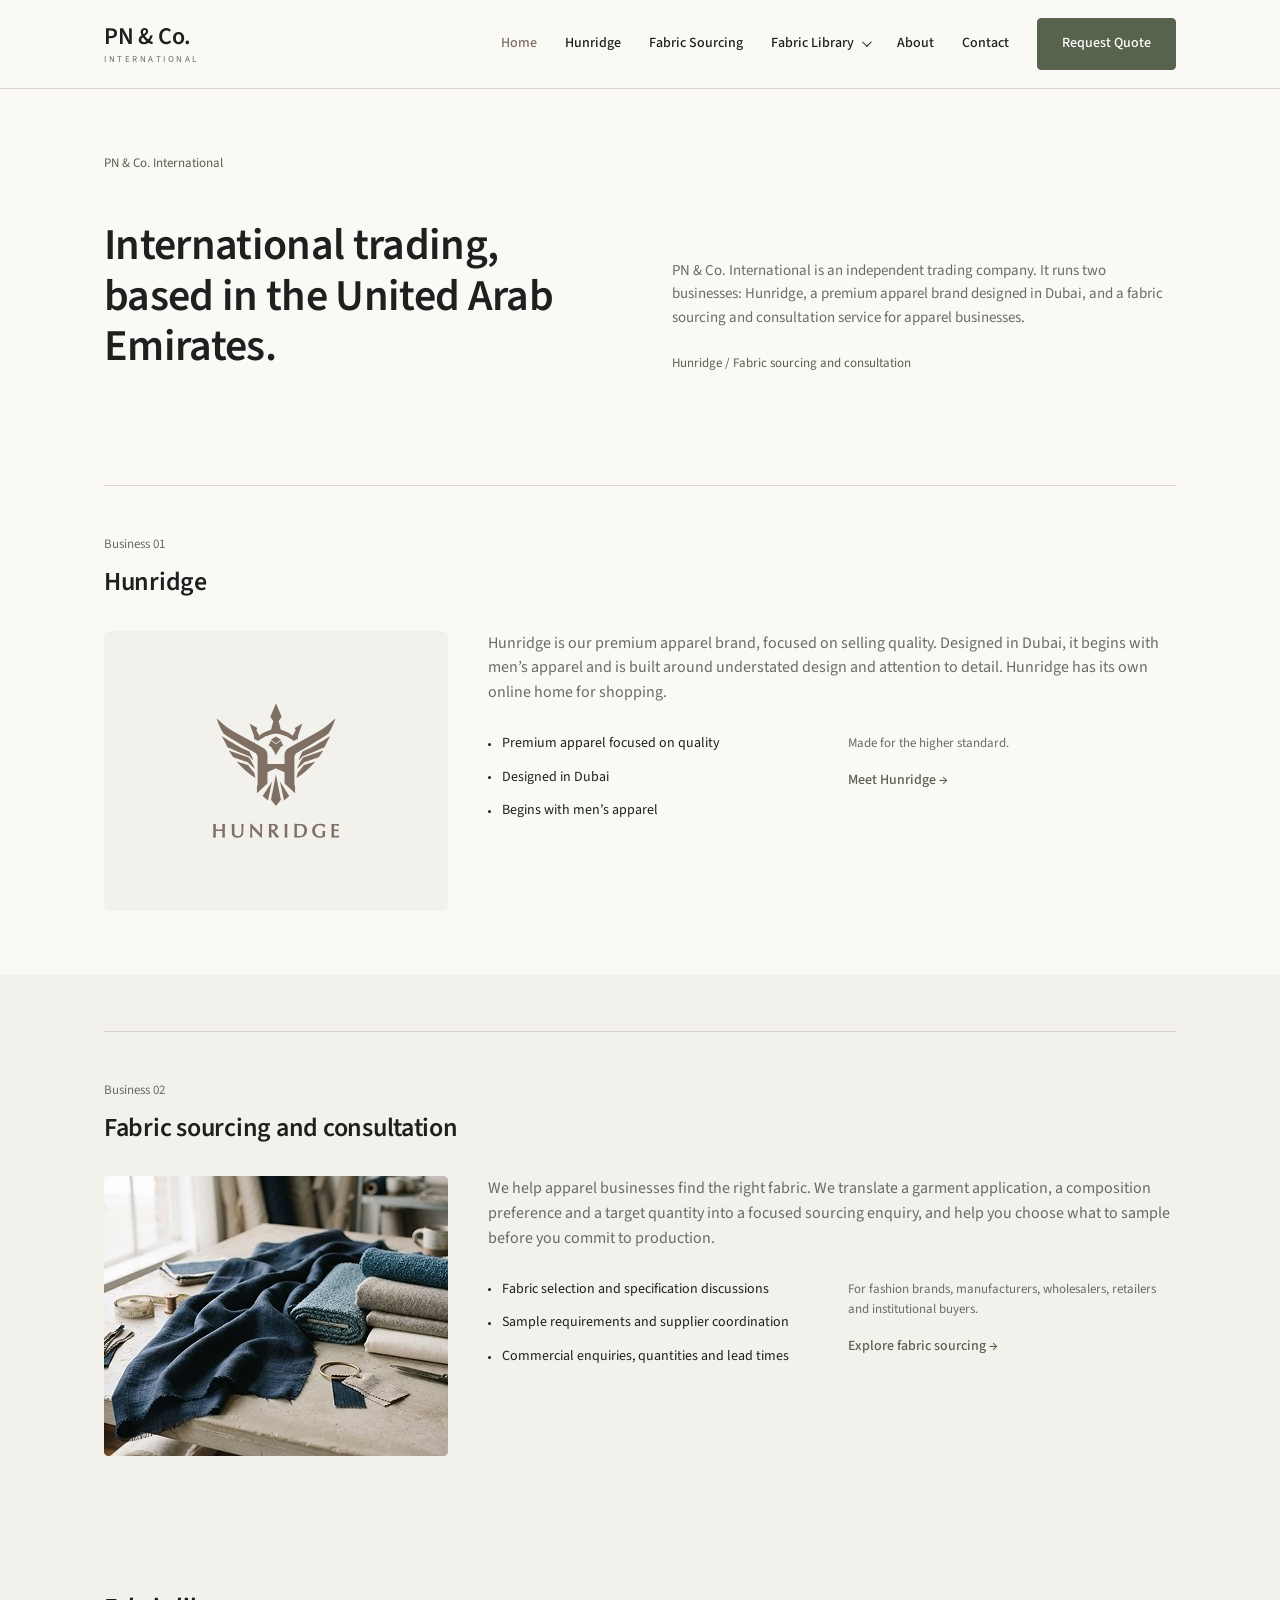
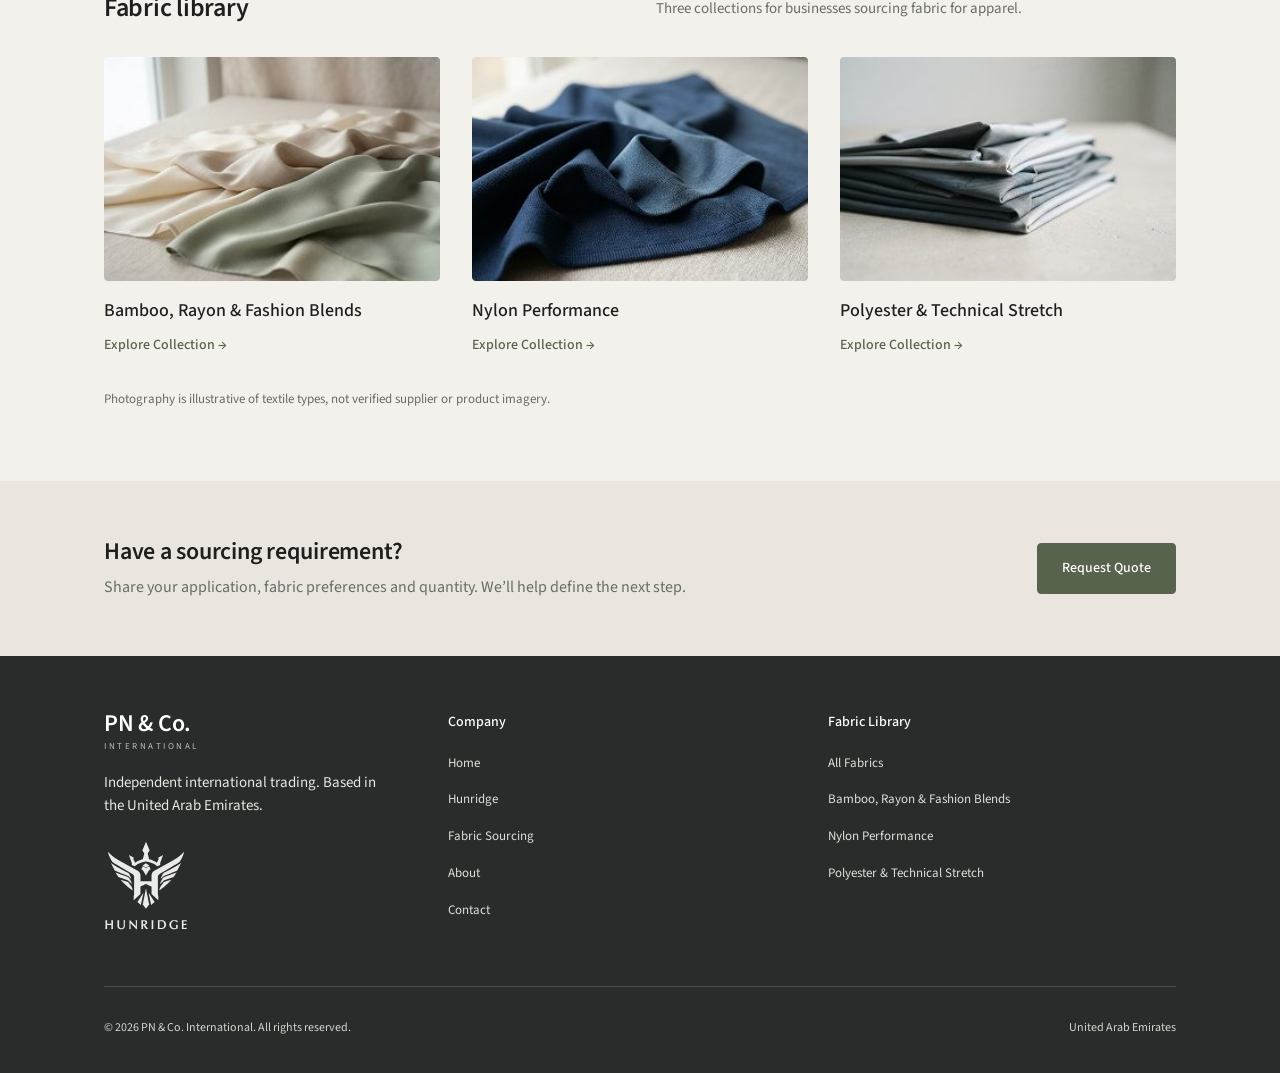
<file: index.html>
<!doctype html>
<html lang="en">
<head>
<meta charset="utf-8"><meta name="robots" content="noindex,nofollow">
<meta name="viewport" content="width=device-width, initial-scale=1, viewport-fit=cover">
<title>PN &amp; Co. International: Hunridge and Fabric Sourcing, UAE</title>
<meta name="description" content="PN &amp; Co. International is an independent trading company in the UAE. It owns Hunridge, a premium apparel brand designed in Dubai, and offers fabric sourcing and consultation to apparel businesses.">
<link rel="canonical" href="https://www.example.com/">
<meta property="og:title" content="PN &amp; Co. International: Hunridge and Fabric Sourcing, UAE"><meta property="og:description" content="PN &amp; Co. International is an independent trading company in the UAE. It owns Hunridge, a premium apparel brand designed in Dubai, and offers fabric sourcing and consultation to apparel businesses."><meta property="og:type" content="website"><meta property="og:url" content="https://www.example.com/"><meta property="og:site_name" content="PN &amp; Co. International">
<meta property="og:image" content="https://www.example.com/images/og-image.png"><meta name="twitter:card" content="summary_large_image">
<link rel="icon" href="images/favicon.svg" type="image/svg+xml">
<script type="application/ld+json">{"@context": "https://schema.org", "@graph": [{"@type": "Organization", "@id": "https://www.example.com/#org", "name": "PN & Co. International", "description": "Independent international trading company based in the United Arab Emirates. Owns Hunridge, a premium apparel brand designed in Dubai, and provides fabric sourcing and consultation for apparel businesses.", "address": {"@type": "PostalAddress", "addressCountry": "AE"}, "brand": {"@type": "Brand", "name": "Hunridge", "slogan": "Made for the higher standard.", "logo": "https://www.example.com/images/logo-full-black.svg"}}, {"@type": "WebSite", "name": "PN & Co. International", "url": "https://www.example.com/", "publisher": {"@id": "https://www.example.com/#org"}}]}</script>
<link rel="preconnect" href="https://fonts.googleapis.com"><link rel="preconnect" href="https://fonts.gstatic.com" crossorigin><link href="https://fonts.googleapis.com/css2?family=Source+Sans+3:wght@400;500;600&family=Cormorant+Garamond:ital,wght@0,300;0,400;0,500;1,300;1,400&display=swap" rel="stylesheet">
<link rel="stylesheet" href="styles.css">
</head>
<body>
<a class="skip" href="#main">Skip to content</a>
<header class="site"><div class="wrap narrow"><div class="bar">
<a class="logo" href="index.html" aria-label="PN &amp; Co. International home"><b>PN &amp; Co.</b><small>International</small></a>
<nav class="main" aria-label="Main"><a href="index.html" class="active">Home</a><a href="hunridge.html">Hunridge</a><a href="fabric-sourcing.html">Fabric Sourcing</a><div class="has-dd" id="dd"><button class="dd" type="button" aria-expanded="false" aria-haspopup="true">Fabric Library<span class="chev" aria-hidden="true"></span></button><div class="menu"><a href="fabric-library.html">All Fabrics</a><a href="bamboo-rayon.html">Bamboo, Rayon &amp; Fashion Blends</a><a href="nylon-performance.html">Nylon Performance</a><a href="polyester-technical-stretch.html">Polyester &amp; Technical Stretch</a></div></div><a href="about.html">About</a><a href="contact.html">Contact</a><a class="btn" href="contact.html#sourcing-request">Request Quote</a></nav>
<button class="burger" id="burger" type="button" aria-label="Open menu" aria-expanded="false"><span></span></button>
</div></div><div class="drawer" id="drawer"><a href="index.html">Home</a><a href="hunridge.html">Hunridge</a><a href="fabric-sourcing.html">Fabric Sourcing</a><a href="fabric-library.html">Fabric Library</a><div class="sub"><a href="bamboo-rayon.html">Bamboo, Rayon &amp; Fashion Blends</a><a href="nylon-performance.html">Nylon Performance</a><a href="polyester-technical-stretch.html">Polyester &amp; Technical Stretch</a></div><a href="about.html">About</a><a href="contact.html">Contact</a><a class="btn" href="contact.html#sourcing-request">Request Quote</a></div></header><main id="main"><div class="wrap narrow"><div class="intro" style="padding-bottom:56px"><div><p class="eyebrow">PN &amp; Co. International</p>
<h1>International trading, based in the United Arab Emirates.</h1></div>
<div><p class="lead" style="font-size:15px;margin-bottom:24px">PN &amp; Co. International is an independent trading company. It runs two businesses: Hunridge, a premium apparel brand designed in Dubai, and a fabric sourcing and consultation service for apparel businesses.</p>
<p class="small" style="color:var(--olive)">Hunridge / Fabric sourcing and consultation</p></div></div></div>
<section class="biz-block" aria-labelledby="h-b1"><div class="wrap narrow"><div class="inner"><div class="biz-title"><p class="small" style="margin-bottom:12px">Business 01</p><h2 id="h-b1">Hunridge</h2></div>
<div class="biz-body"><div class="brand-tile"><img src="images/logo-full.svg" alt="Hunridge" width="150" height="160" loading="lazy"></div>
<div class="biz-copy"><p>Hunridge is our premium apparel brand, focused on selling quality. Designed in Dubai, it begins with men’s apparel and is built around understated design and attention to detail. Hunridge has its own online home for shopping.</p>
<div class="biz-cols"><ul><li>Premium apparel focused on quality</li><li>Designed in Dubai</li><li>Begins with men’s apparel</li></ul>
<div class="aside"><p class="small">Made for the higher standard.</p><a class="link" href="hunridge.html">Meet Hunridge →</a></div></div></div></div></div></div></section>
<section class="biz-block alt" aria-labelledby="h-b2"><div class="wrap narrow"><div class="inner"><div class="biz-title"><p class="small" style="margin-bottom:12px">Business 02</p><h2 id="h-b2">Fabric sourcing and consultation</h2></div>
<div class="biz-body"><img class="rounded" src="images/sourcing.jpg" alt="Navy linen, fabric rolls and swatches on a worktable">
<div class="biz-copy"><p>We help apparel businesses find the right fabric. We translate a garment application, a composition preference and a target quantity into a focused sourcing enquiry, and help you choose what to sample before you commit to production.</p>
<div class="biz-cols"><ul><li>Fabric selection and specification discussions</li><li>Sample requirements and supplier coordination</li><li>Commercial enquiries, quantities and lead times</li></ul>
<div class="aside"><p class="small">For fashion brands, manufacturers, wholesalers, retailers and institutional buyers.</p><a class="link" href="fabric-sourcing.html">Explore fabric sourcing →</a></div></div></div></div></div></div></section>
<section class="corp-band surface" aria-labelledby="h-lib"><div class="wrap narrow">
<div class="fl-head"><h2 id="h-lib">Fabric library</h2><p class="lead" style="font-size:15px">Three collections for businesses sourcing fabric for apparel.</p></div>
<div class="mini">
<a href="bamboo-rayon.html"><img class="rounded" src="images/bamboo-rayon.jpg" alt="Cream and sage fluid fabric" loading="lazy"><h3>Bamboo, Rayon &amp; Fashion Blends</h3><span class="link">Explore Collection →</span></a>
<a href="nylon-performance.html"><img class="rounded" src="images/nylon.jpg" alt="Navy nylon knit" loading="lazy"><h3>Nylon Performance</h3><span class="link">Explore Collection →</span></a>
<a href="polyester-technical-stretch.html"><img class="rounded" src="images/polyester.jpg" alt="Stack of grey technical fabrics" loading="lazy"><h3>Polyester &amp; Technical Stretch</h3><span class="link">Explore Collection →</span></a>
</div><p class="small" style="margin-top:32px">Photography is illustrative of textile types, not verified supplier or product imagery.</p></div></section>
<section class="corp-band beige" style="padding:56px 0"><div class="wrap narrow cta"><div><h2>Have a sourcing requirement?</h2><p>Share your application, fabric preferences and quantity. We’ll help define the next step.</p></div><a class="btn" href="contact.html#sourcing-request">Request Quote</a></div></section></main><footer class="site"><div class="wrap narrow"><div class="foot">
<div><a class="logo" href="index.html"><b>PN &amp; Co.</b><small>International</small></a><p class="about">Independent international trading. Based in the United Arab Emirates.</p><a class="foot-brand" href="hunridge.html" aria-label="Hunridge"><img src="images/logo-full-white.svg" alt="Hunridge" width="96" height="102" loading="lazy"></a></div>
<div><h4>Company</h4><ul><li><a href="index.html">Home</a></li><li><a href="hunridge.html">Hunridge</a></li><li><a href="fabric-sourcing.html">Fabric Sourcing</a></li><li><a href="about.html">About</a></li><li><a href="contact.html">Contact</a></li></ul></div>
<div><h4>Fabric Library</h4><ul><li><a href="fabric-library.html">All Fabrics</a></li><li><a href="bamboo-rayon.html">Bamboo, Rayon &amp; Fashion Blends</a></li><li><a href="nylon-performance.html">Nylon Performance</a></li><li><a href="polyester-technical-stretch.html">Polyester &amp; Technical Stretch</a></li></ul></div>
</div><div class="legal"><span>© 2026 PN &amp; Co. International. All rights reserved.</span><span>United Arab Emirates</span></div></div></footer><script>
(function(){
var dd=document.getElementById('dd'),btn=dd&&dd.querySelector('button');
function close(){if(dd){dd.classList.remove('open');btn.setAttribute('aria-expanded','false');}}
if(btn){btn.addEventListener('click',function(e){e.stopPropagation();var o=dd.classList.toggle('open');btn.setAttribute('aria-expanded',o);});
document.addEventListener('click',function(e){if(!dd.contains(e.target))close();});
document.addEventListener('keydown',function(e){if(e.key==='Escape')close();});}
var b=document.getElementById('burger'),d=document.getElementById('drawer');
b.addEventListener('click',function(){var o=d.classList.toggle('open');b.setAttribute('aria-expanded',o);});
})();
</script>
</body>
</html>
</file>
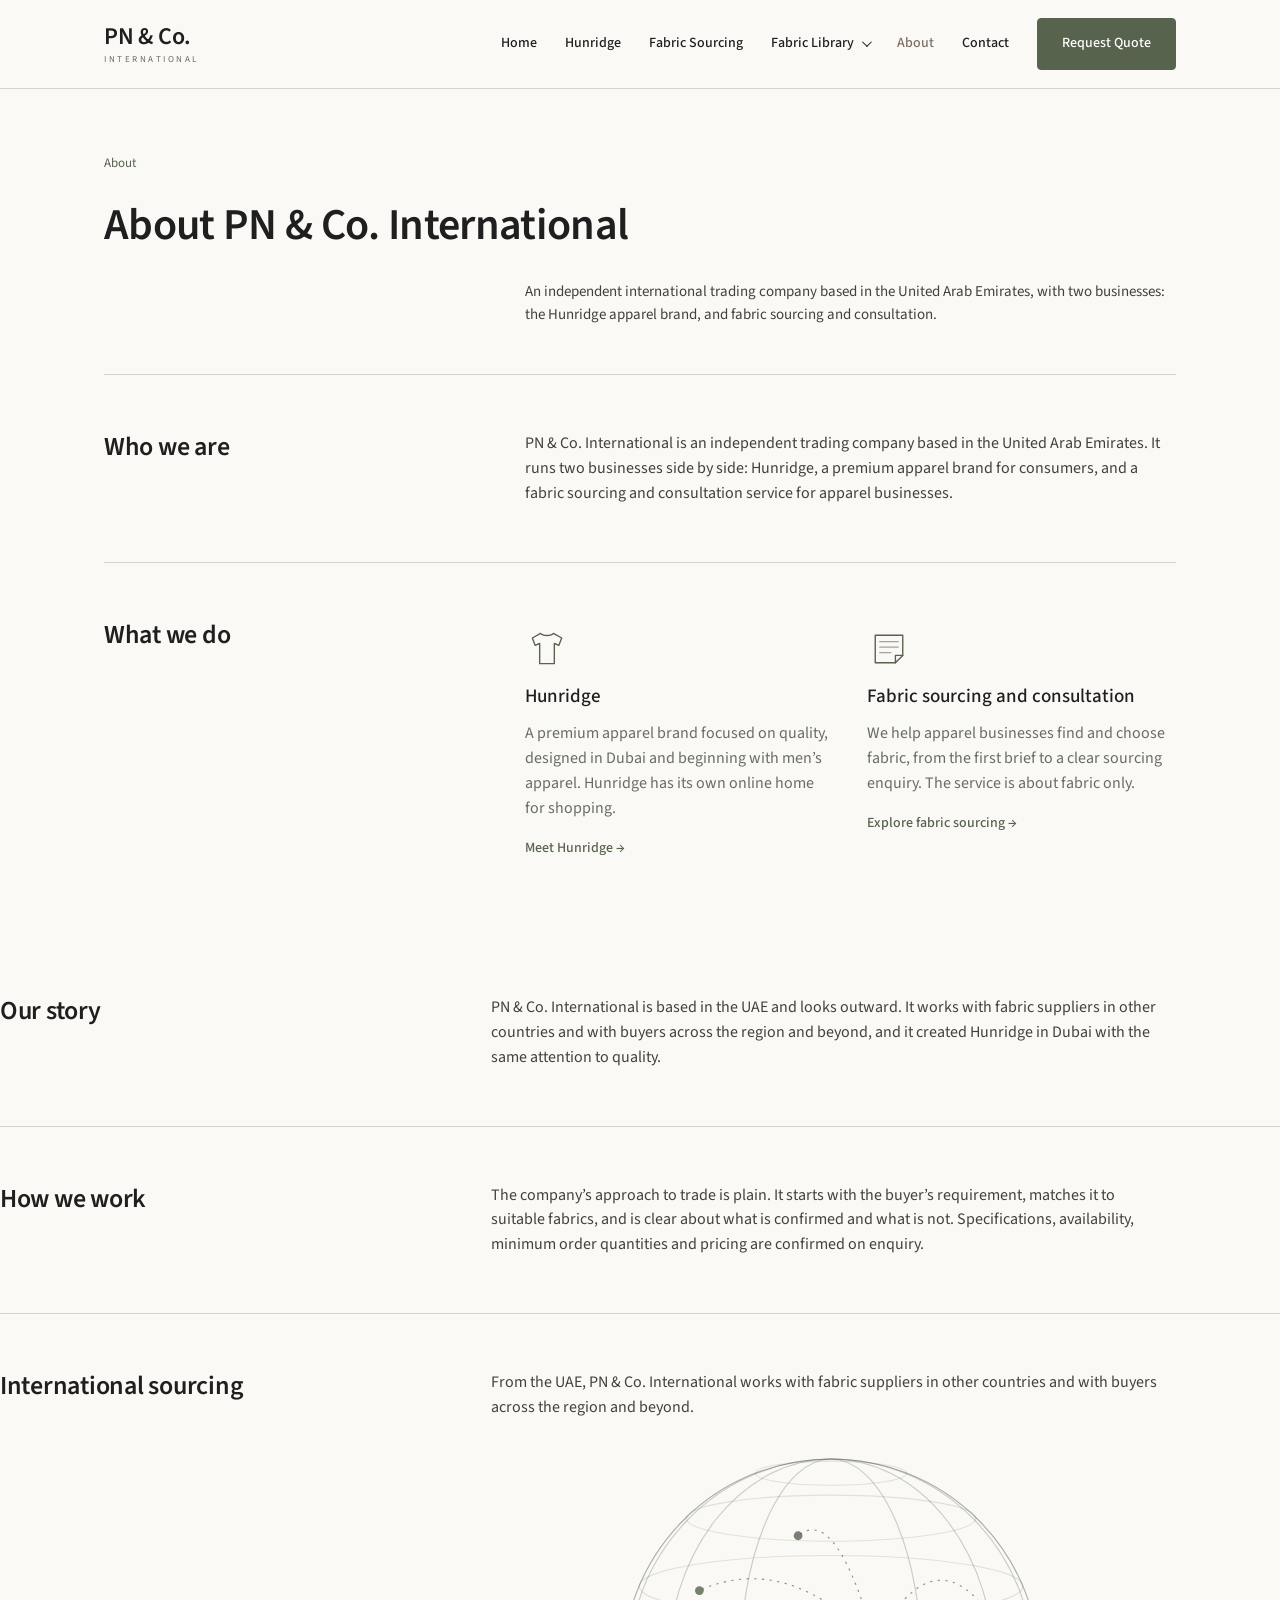
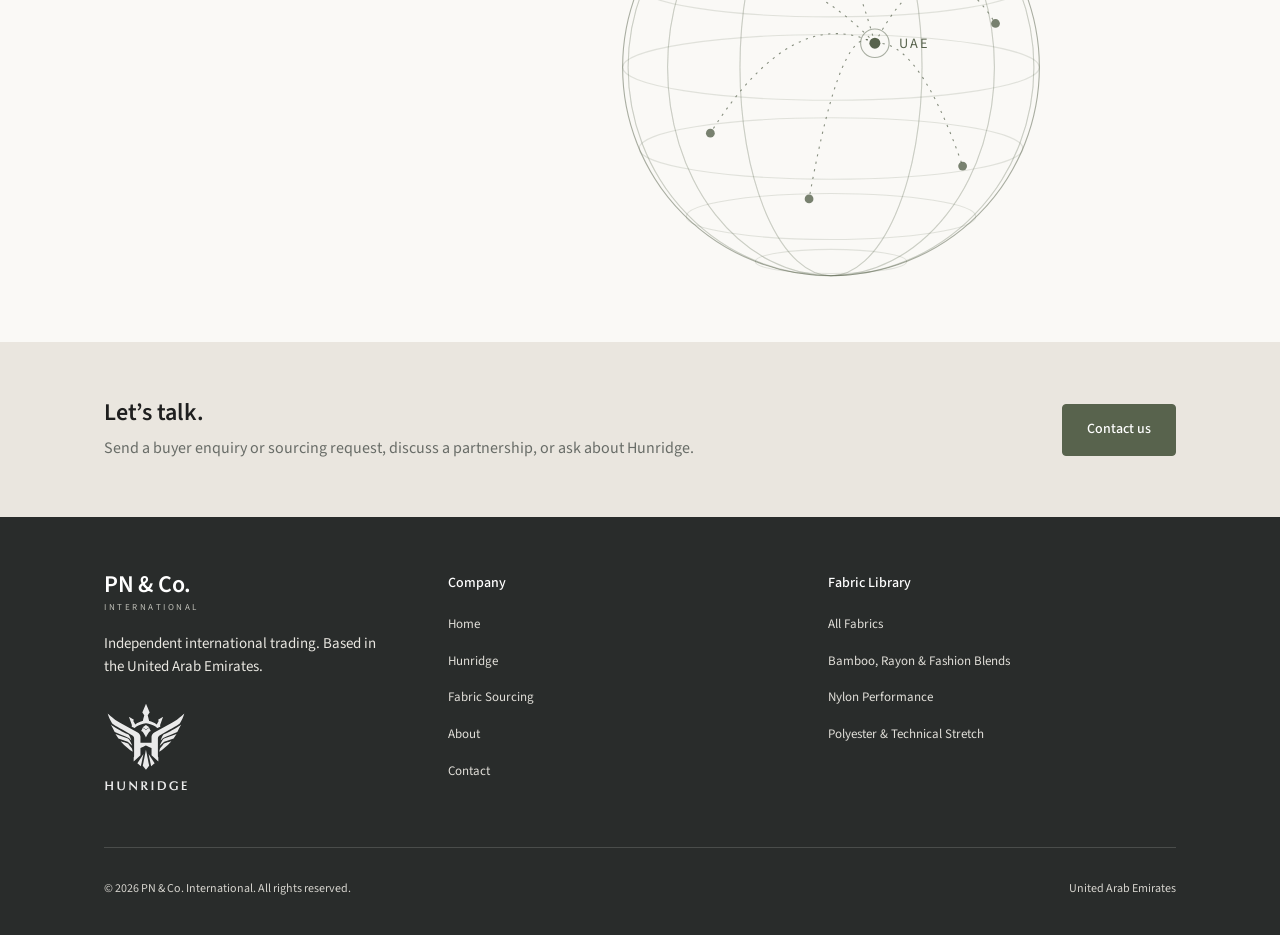
<file: about.html>
<!doctype html>
<html lang="en">
<head>
<meta charset="utf-8"><meta name="robots" content="noindex,nofollow">
<meta name="viewport" content="width=device-width, initial-scale=1, viewport-fit=cover">
<title>About PN &amp; Co. International</title>
<meta name="description" content="PN &amp; Co. International is a UAE trading company with two businesses: the Hunridge apparel brand, and fabric sourcing and consultation for apparel businesses.">
<link rel="canonical" href="https://www.example.com/about.html">
<meta property="og:title" content="About PN &amp; Co. International"><meta property="og:description" content="PN &amp; Co. International is a UAE trading company with two businesses: the Hunridge apparel brand, and fabric sourcing and consultation for apparel businesses."><meta property="og:type" content="website"><meta property="og:url" content="https://www.example.com/about.html"><meta property="og:site_name" content="PN &amp; Co. International">
<meta property="og:image" content="https://www.example.com/images/og-image.png"><meta name="twitter:card" content="summary_large_image">
<link rel="icon" href="images/favicon.svg" type="image/svg+xml">
<script type="application/ld+json">{"@context": "https://schema.org", "@type": "AboutPage", "name": "About PN & Co. International", "about": {"@id": "https://www.example.com/#org"}}</script>
<script type="application/ld+json">{"@context": "https://schema.org", "@type": "BreadcrumbList", "itemListElement": [{"@type": "ListItem", "position": 1, "name": "Home", "item": "https://www.example.com/index.html"}, {"@type": "ListItem", "position": 2, "name": "About", "item": "https://www.example.com/about.html"}]}</script>
<link rel="preconnect" href="https://fonts.googleapis.com"><link rel="preconnect" href="https://fonts.gstatic.com" crossorigin><link href="https://fonts.googleapis.com/css2?family=Source+Sans+3:wght@400;500;600&family=Cormorant+Garamond:ital,wght@0,300;0,400;0,500;1,300;1,400&display=swap" rel="stylesheet">
<link rel="stylesheet" href="styles.css">
</head>
<body>
<a class="skip" href="#main">Skip to content</a>
<header class="site"><div class="wrap narrow"><div class="bar">
<a class="logo" href="index.html" aria-label="PN &amp; Co. International home"><b>PN &amp; Co.</b><small>International</small></a>
<nav class="main" aria-label="Main"><a href="index.html">Home</a><a href="hunridge.html">Hunridge</a><a href="fabric-sourcing.html">Fabric Sourcing</a><div class="has-dd" id="dd"><button class="dd" type="button" aria-expanded="false" aria-haspopup="true">Fabric Library<span class="chev" aria-hidden="true"></span></button><div class="menu"><a href="fabric-library.html">All Fabrics</a><a href="bamboo-rayon.html">Bamboo, Rayon &amp; Fashion Blends</a><a href="nylon-performance.html">Nylon Performance</a><a href="polyester-technical-stretch.html">Polyester &amp; Technical Stretch</a></div></div><a href="about.html" class="active">About</a><a href="contact.html">Contact</a><a class="btn" href="contact.html#sourcing-request">Request Quote</a></nav>
<button class="burger" id="burger" type="button" aria-label="Open menu" aria-expanded="false"><span></span></button>
</div></div><div class="drawer" id="drawer"><a href="index.html">Home</a><a href="hunridge.html">Hunridge</a><a href="fabric-sourcing.html">Fabric Sourcing</a><a href="fabric-library.html">Fabric Library</a><div class="sub"><a href="bamboo-rayon.html">Bamboo, Rayon &amp; Fashion Blends</a><a href="nylon-performance.html">Nylon Performance</a><a href="polyester-technical-stretch.html">Polyester &amp; Technical Stretch</a></div><a href="about.html">About</a><a href="contact.html">Contact</a><a class="btn" href="contact.html#sourcing-request">Request Quote</a></div></header><main id="main"><div class="wrap narrow"><div class="about-intro"><p class="eyebrow">About</p><h1>About PN &amp; Co. International</h1>
<p class="lead" style="font-size:15px">An independent international trading company based in the United Arab Emirates, with two businesses: the Hunridge apparel brand, and fabric sourcing and consultation.</p></div>
<div class="about-grid"><h2>Who we are</h2><div class="body"><p>PN &amp; Co. International is an independent trading company based in the United Arab Emirates. It runs two businesses side by side: Hunridge, a premium apparel brand for consumers, and a fabric sourcing and consultation service for apparel businesses.</p></div></div>
<div class="about-grid"><h2>What we do</h2><div class="two sides"><div><svg class="ico" viewBox="0 0 48 48" fill="none" stroke="currentColor" stroke-width="1.5" stroke-linecap="round" stroke-linejoin="round" aria-hidden="true" focusable="false"><path d="M17 7 8 12l3 8 5-2v22h16V18l5 2 3-8-9-5c-2 3-12 3-14 0Z"/></svg><h3>Hunridge</h3><p>A premium apparel brand focused on quality, designed in Dubai and beginning with men’s apparel. Hunridge has its own online home for shopping.</p><a class="link" href="hunridge.html">Meet Hunridge →</a></div>
<div><svg class="ico" viewBox="0 0 48 48" fill="none" stroke="currentColor" stroke-width="1.5" stroke-linecap="round" stroke-linejoin="round" aria-hidden="true" focusable="false"><path d="M9 9h30v22l-8 8H9Z"/><path d="M39 31h-8v8"/><path d="M14 16h20M14 22h20M14 28h12" stroke-opacity=".55"/></svg><h3>Fabric sourcing and consultation</h3><p>We help apparel businesses find and choose fabric, from the first brief to a clear sourcing enquiry. The service is about fabric only.</p><a class="link" href="fabric-sourcing.html">Explore fabric sourcing →</a></div>
</div></div></div>
<div class="about-grid"><h2>Our story</h2><div class="body"><p>PN &amp; Co. International is based in the UAE and looks outward. It works with fabric suppliers in other countries and with buyers across the region and beyond, and it created Hunridge in Dubai with the same attention to quality.</p></div></div>
<div class="about-grid"><h2>How we work</h2><div class="body"><p>The company’s approach to trade is plain. It starts with the buyer’s requirement, matches it to suitable fabrics, and is clear about what is confirmed and what is not. Specifications, availability, minimum order quantities and pricing are confirmed on enquiry.</p></div></div>
<div class="about-grid"><h2>International sourcing</h2><div class="body"><p>From the UAE, PN &amp; Co. International works with fabric suppliers in other countries and with buyers across the region and beyond.</p><svg class="world" viewBox="140 15 620 400" fill="none" stroke="currentColor" stroke-width="1" role="img" aria-label="Illustration: PN &amp; Co. International in the UAE, connected to suppliers and buyers in other countries"><ellipse cx="450" cy="215" rx="185" ry="190" stroke-opacity=".16"/><ellipse cx="450" cy="215" rx="149" ry="190" stroke-opacity=".16"/><ellipse cx="450" cy="215" rx="83" ry="190" stroke-opacity=".16"/><ellipse cx="450" cy="215" rx="0" ry="190" stroke-opacity=".16"/><ellipse cx="450" cy="215" rx="83" ry="190" stroke-opacity=".16"/><ellipse cx="450" cy="215" rx="149" ry="190" stroke-opacity=".16"/><ellipse cx="450" cy="215" rx="185" ry="190" stroke-opacity=".16"/><ellipse cx="450" cy="38" rx="69" ry="11" stroke-opacity=".16"/><ellipse cx="450" cy="79" rx="132" ry="21" stroke-opacity=".16"/><ellipse cx="450" cy="141" rx="175" ry="28" stroke-opacity=".16"/><ellipse cx="450" cy="215" rx="190" ry="30" stroke-opacity=".16"/><ellipse cx="450" cy="289" rx="175" ry="28" stroke-opacity=".16"/><ellipse cx="450" cy="351" rx="132" ry="21" stroke-opacity=".16"/><ellipse cx="450" cy="392" rx="69" ry="11" stroke-opacity=".16"/><circle cx="450" cy="215" r="190" stroke-opacity=".5"/><path d="M490 193 Q410 109 330 145" stroke-opacity=".7" stroke-dasharray="2 5"/><circle cx="330" cy="145" r="4" fill="currentColor" stroke="none" fill-opacity=".8"/><path d="M490 193 Q455 66 420 95" stroke-opacity=".7" stroke-dasharray="2 5"/><circle cx="420" cy="95" r="4" fill="currentColor" stroke="none" fill-opacity=".8"/><path d="M490 193 Q545 88 600 175" stroke-opacity=".7" stroke-dasharray="2 5"/><circle cx="600" cy="175" r="4" fill="currentColor" stroke="none" fill-opacity=".8"/><path d="M490 193 Q530 189 570 305" stroke-opacity=".7" stroke-dasharray="2 5"/><circle cx="570" cy="305" r="4" fill="currentColor" stroke="none" fill-opacity=".8"/><path d="M490 193 Q415 156 340 275" stroke-opacity=".7" stroke-dasharray="2 5"/><circle cx="340" cy="275" r="4" fill="currentColor" stroke="none" fill-opacity=".8"/><path d="M490 193 Q460 168 430 335" stroke-opacity=".7" stroke-dasharray="2 5"/><circle cx="430" cy="335" r="4" fill="currentColor" stroke="none" fill-opacity=".8"/><circle cx="490" cy="193" r="13" stroke-opacity=".5"/><circle cx="490" cy="193" r="5" fill="currentColor" stroke="none"/><text x="512" y="197" font-size="13" fill="currentColor" stroke="none" letter-spacing="2">UAE</text></svg></div></div></div>
<section class="corp-band beige" style="padding:56px 0"><div class="wrap narrow cta"><div><h2>Let’s talk.</h2><p>Send a buyer enquiry or sourcing request, discuss a partnership, or ask about Hunridge.</p></div><a class="btn" href="contact.html">Contact us</a></div></section></main><footer class="site"><div class="wrap narrow"><div class="foot">
<div><a class="logo" href="index.html"><b>PN &amp; Co.</b><small>International</small></a><p class="about">Independent international trading. Based in the United Arab Emirates.</p><a class="foot-brand" href="hunridge.html" aria-label="Hunridge"><img src="images/logo-full-white.svg" alt="Hunridge" width="96" height="102" loading="lazy"></a></div>
<div><h4>Company</h4><ul><li><a href="index.html">Home</a></li><li><a href="hunridge.html">Hunridge</a></li><li><a href="fabric-sourcing.html">Fabric Sourcing</a></li><li><a href="about.html">About</a></li><li><a href="contact.html">Contact</a></li></ul></div>
<div><h4>Fabric Library</h4><ul><li><a href="fabric-library.html">All Fabrics</a></li><li><a href="bamboo-rayon.html">Bamboo, Rayon &amp; Fashion Blends</a></li><li><a href="nylon-performance.html">Nylon Performance</a></li><li><a href="polyester-technical-stretch.html">Polyester &amp; Technical Stretch</a></li></ul></div>
</div><div class="legal"><span>© 2026 PN &amp; Co. International. All rights reserved.</span><span>United Arab Emirates</span></div></div></footer><script>
(function(){
var dd=document.getElementById('dd'),btn=dd&&dd.querySelector('button');
function close(){if(dd){dd.classList.remove('open');btn.setAttribute('aria-expanded','false');}}
if(btn){btn.addEventListener('click',function(e){e.stopPropagation();var o=dd.classList.toggle('open');btn.setAttribute('aria-expanded',o);});
document.addEventListener('click',function(e){if(!dd.contains(e.target))close();});
document.addEventListener('keydown',function(e){if(e.key==='Escape')close();});}
var b=document.getElementById('burger'),d=document.getElementById('drawer');
b.addEventListener('click',function(){var o=d.classList.toggle('open');b.setAttribute('aria-expanded',o);});
})();
</script>
</body>
</html>
</file>
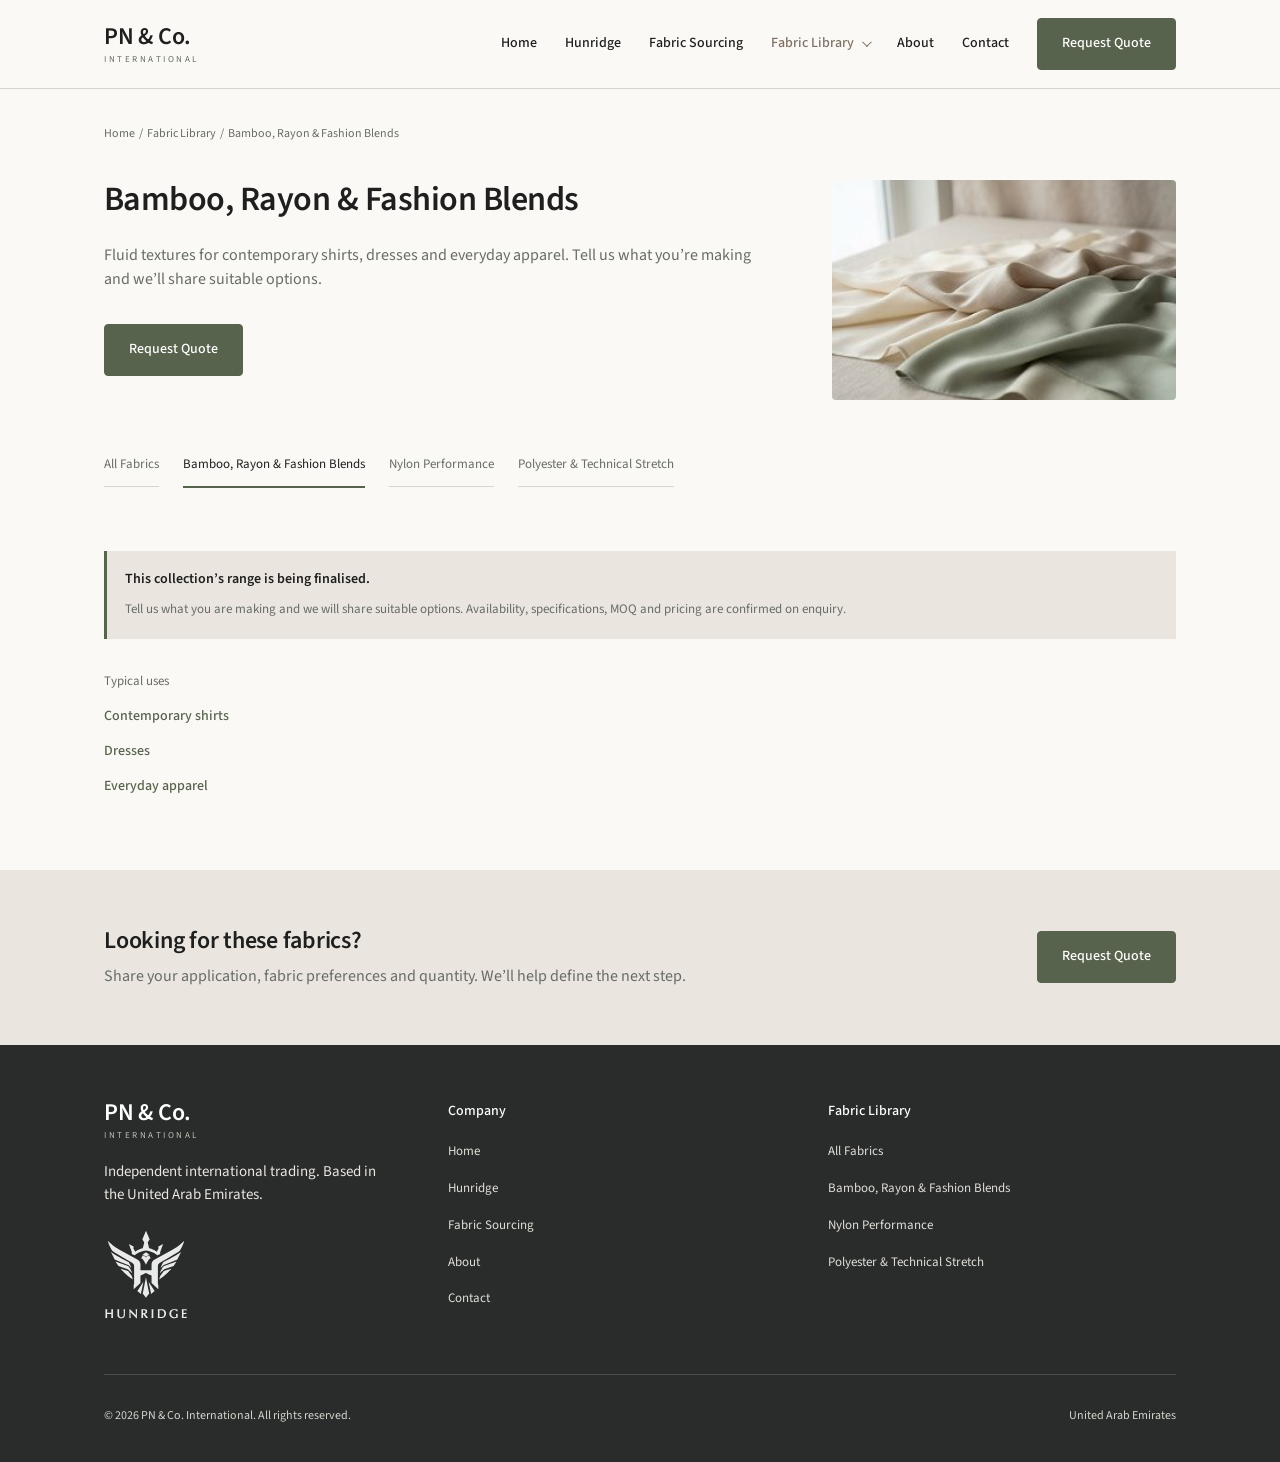
<file: bamboo-rayon.html>
<!doctype html>
<html lang="en">
<head>
<meta charset="utf-8"><meta name="robots" content="noindex,nofollow">
<meta name="viewport" content="width=device-width, initial-scale=1, viewport-fit=cover">
<title>Bamboo, Rayon and Fashion Blend Fabrics</title>
<meta name="description" content="Fluid bamboo, rayon and fashion blend fabrics for contemporary shirts, dresses and everyday apparel. Enquire about specifications and samples.">
<link rel="canonical" href="https://www.example.com/bamboo-rayon.html">
<meta property="og:title" content="Bamboo, Rayon and Fashion Blend Fabrics"><meta property="og:description" content="Fluid bamboo, rayon and fashion blend fabrics for contemporary shirts, dresses and everyday apparel. Enquire about specifications and samples."><meta property="og:type" content="website"><meta property="og:url" content="https://www.example.com/bamboo-rayon.html"><meta property="og:site_name" content="PN &amp; Co. International">
<meta property="og:image" content="https://www.example.com/images/og-image.png"><meta name="twitter:card" content="summary_large_image">
<link rel="icon" href="images/favicon.svg" type="image/svg+xml">
<script type="application/ld+json">{"@context": "https://schema.org", "@type": "BreadcrumbList", "itemListElement": [{"@type": "ListItem", "position": 1, "name": "Home", "item": "https://www.example.com/index.html"}, {"@type": "ListItem", "position": 2, "name": "Fabric Library", "item": "https://www.example.com/fabric-library.html"}, {"@type": "ListItem", "position": 3, "name": "Bamboo, Rayon & Fashion Blends", "item": "https://www.example.com/bamboo-rayon.html"}]}</script>
<link rel="preconnect" href="https://fonts.googleapis.com"><link rel="preconnect" href="https://fonts.gstatic.com" crossorigin><link href="https://fonts.googleapis.com/css2?family=Source+Sans+3:wght@400;500;600&family=Cormorant+Garamond:ital,wght@0,300;0,400;0,500;1,300;1,400&display=swap" rel="stylesheet">
<link rel="stylesheet" href="styles.css">
</head>
<body>
<a class="skip" href="#main">Skip to content</a>
<header class="site"><div class="wrap narrow"><div class="bar">
<a class="logo" href="index.html" aria-label="PN &amp; Co. International home"><b>PN &amp; Co.</b><small>International</small></a>
<nav class="main" aria-label="Main"><a href="index.html">Home</a><a href="hunridge.html">Hunridge</a><a href="fabric-sourcing.html">Fabric Sourcing</a><div class="has-dd" id="dd"><button class="dd active" type="button" aria-expanded="false" aria-haspopup="true">Fabric Library<span class="chev" aria-hidden="true"></span></button><div class="menu"><a href="fabric-library.html">All Fabrics</a><a href="bamboo-rayon.html">Bamboo, Rayon &amp; Fashion Blends</a><a href="nylon-performance.html">Nylon Performance</a><a href="polyester-technical-stretch.html">Polyester &amp; Technical Stretch</a></div></div><a href="about.html">About</a><a href="contact.html">Contact</a><a class="btn" href="contact.html#sourcing-request">Request Quote</a></nav>
<button class="burger" id="burger" type="button" aria-label="Open menu" aria-expanded="false"><span></span></button>
</div></div><div class="drawer" id="drawer"><a href="index.html">Home</a><a href="hunridge.html">Hunridge</a><a href="fabric-sourcing.html">Fabric Sourcing</a><a href="fabric-library.html">Fabric Library</a><div class="sub"><a href="bamboo-rayon.html">Bamboo, Rayon &amp; Fashion Blends</a><a href="nylon-performance.html">Nylon Performance</a><a href="polyester-technical-stretch.html">Polyester &amp; Technical Stretch</a></div><a href="about.html">About</a><a href="contact.html">Contact</a><a class="btn" href="contact.html#sourcing-request">Request Quote</a></div></header><main id="main"><div class="wrap narrow"><p class="crumbs"><a href="index.html">Home</a> &nbsp;/&nbsp; <a href="fabric-library.html">Fabric Library</a> &nbsp;/&nbsp; Bamboo, Rayon &amp; Fashion Blends</p><div class="coll-hero"><div class="copy"><h1>Bamboo, Rayon &amp; Fashion Blends</h1><p>Fluid textures for contemporary shirts, dresses and everyday apparel. Tell us what you’re making and we’ll share suitable options.</p><a class="btn" href="contact.html#sourcing-request">Request Quote</a></div><img class="rounded" src="images/bamboo-rayon.jpg" alt="Cream and sage fluid fabric"></div><div class="tabs" role="navigation" aria-label="Collections"><a href="fabric-library.html">All Fabrics</a><a href="bamboo-rayon.html" class="on" aria-current="page">Bamboo, Rayon &amp; Fashion Blends</a><a href="nylon-performance.html">Nylon Performance</a><a href="polyester-technical-stretch.html">Polyester &amp; Technical Stretch</a></div>
<div class="notice"><b>This collection’s range is being finalised.</b><span>Tell us what you are making and we will share suitable options. Availability, specifications, MOQ and pricing are confirmed on enquiry.</span></div>
<p class="small" style="margin-bottom:12px">Typical uses</p><ul style="display:grid;gap:10px;margin-bottom:72px"><li><a class="link" href="contact.html#sourcing-request">Contemporary shirts</a></li><li><a class="link" href="contact.html#sourcing-request">Dresses</a></li><li><a class="link" href="contact.html#sourcing-request">Everyday apparel</a></li></ul></div>
<section class="corp-band beige" style="padding:56px 0"><div class="wrap narrow cta"><div><h2>Looking for these fabrics?</h2><p>Share your application, fabric preferences and quantity. We’ll help define the next step.</p></div><a class="btn" href="contact.html#sourcing-request">Request Quote</a></div></section></main><footer class="site"><div class="wrap narrow"><div class="foot">
<div><a class="logo" href="index.html"><b>PN &amp; Co.</b><small>International</small></a><p class="about">Independent international trading. Based in the United Arab Emirates.</p><a class="foot-brand" href="hunridge.html" aria-label="Hunridge"><img src="images/logo-full-white.svg" alt="Hunridge" width="96" height="102" loading="lazy"></a></div>
<div><h4>Company</h4><ul><li><a href="index.html">Home</a></li><li><a href="hunridge.html">Hunridge</a></li><li><a href="fabric-sourcing.html">Fabric Sourcing</a></li><li><a href="about.html">About</a></li><li><a href="contact.html">Contact</a></li></ul></div>
<div><h4>Fabric Library</h4><ul><li><a href="fabric-library.html">All Fabrics</a></li><li><a href="bamboo-rayon.html">Bamboo, Rayon &amp; Fashion Blends</a></li><li><a href="nylon-performance.html">Nylon Performance</a></li><li><a href="polyester-technical-stretch.html">Polyester &amp; Technical Stretch</a></li></ul></div>
</div><div class="legal"><span>© 2026 PN &amp; Co. International. All rights reserved.</span><span>United Arab Emirates</span></div></div></footer><script>
(function(){
var dd=document.getElementById('dd'),btn=dd&&dd.querySelector('button');
function close(){if(dd){dd.classList.remove('open');btn.setAttribute('aria-expanded','false');}}
if(btn){btn.addEventListener('click',function(e){e.stopPropagation();var o=dd.classList.toggle('open');btn.setAttribute('aria-expanded',o);});
document.addEventListener('click',function(e){if(!dd.contains(e.target))close();});
document.addEventListener('keydown',function(e){if(e.key==='Escape')close();});}
var b=document.getElementById('burger'),d=document.getElementById('drawer');
b.addEventListener('click',function(){var o=d.classList.toggle('open');b.setAttribute('aria-expanded',o);});
})();
</script>
</body>
</html>
</file>
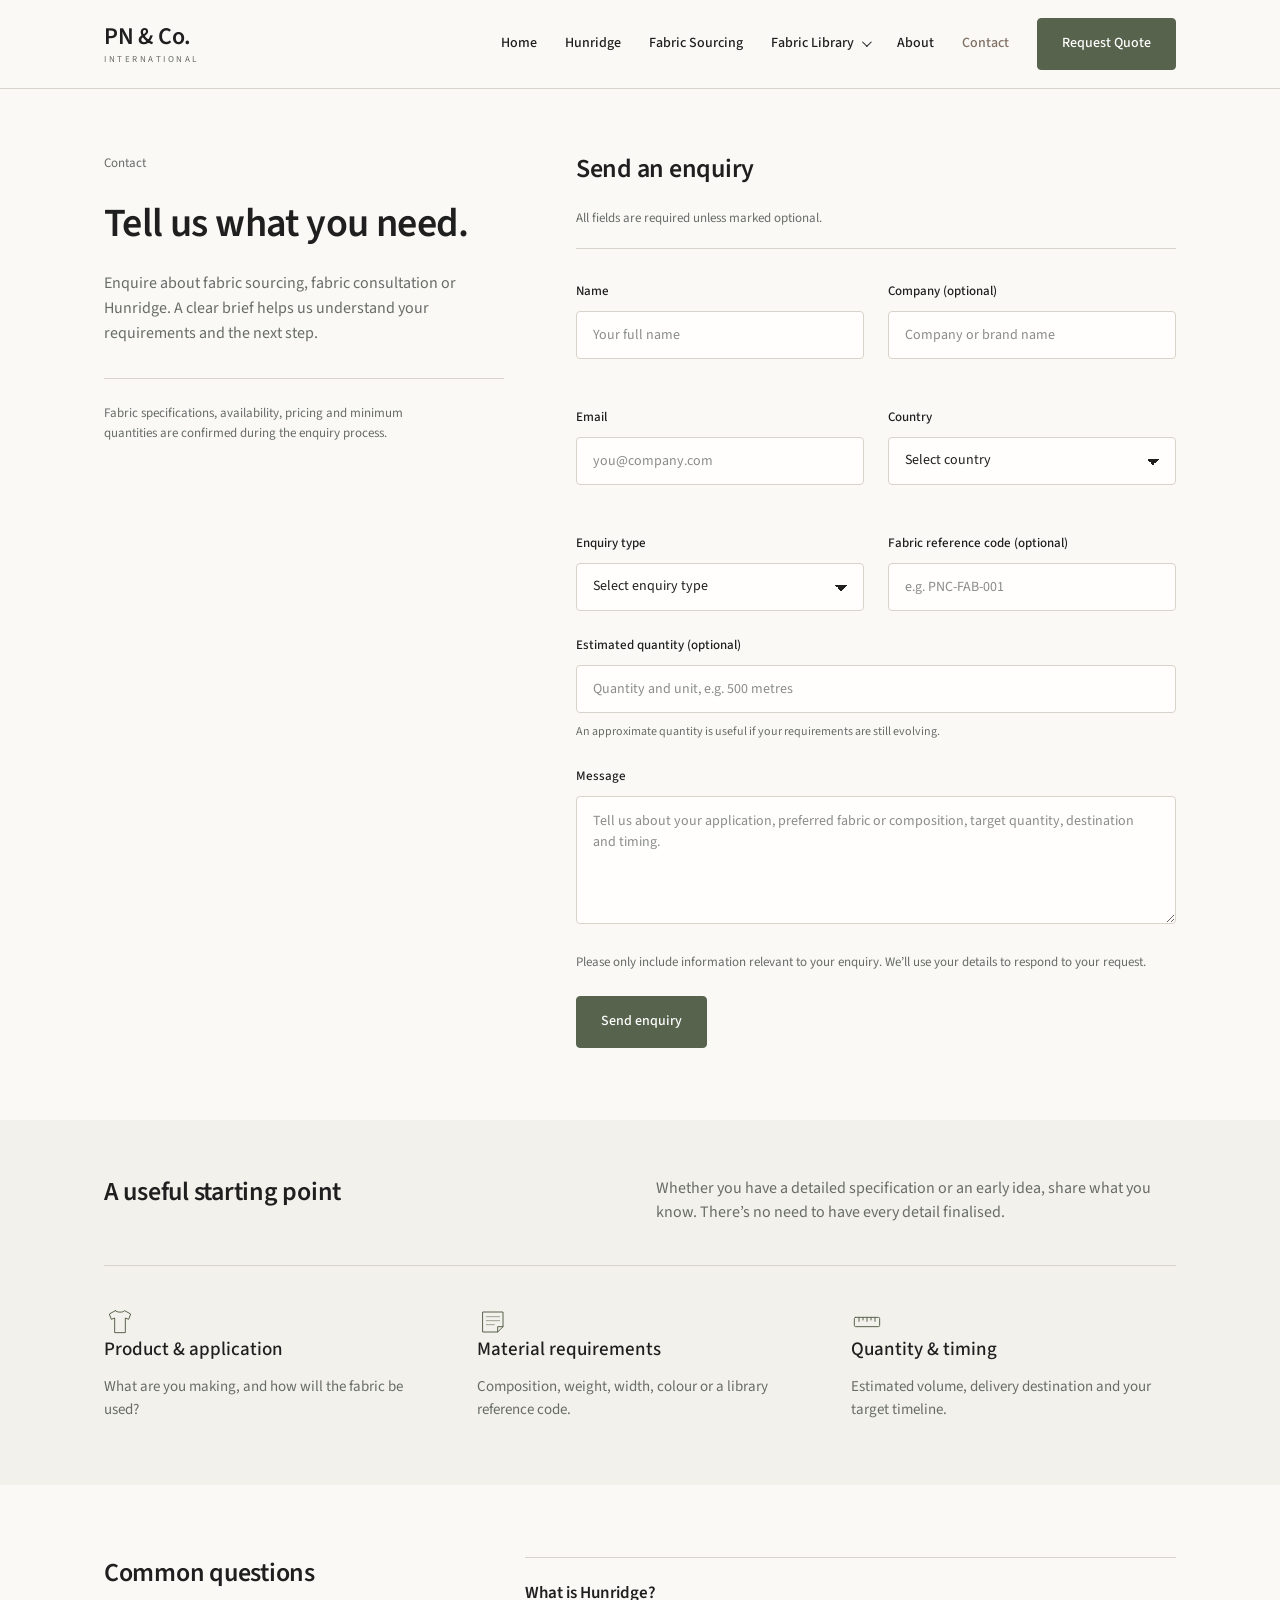
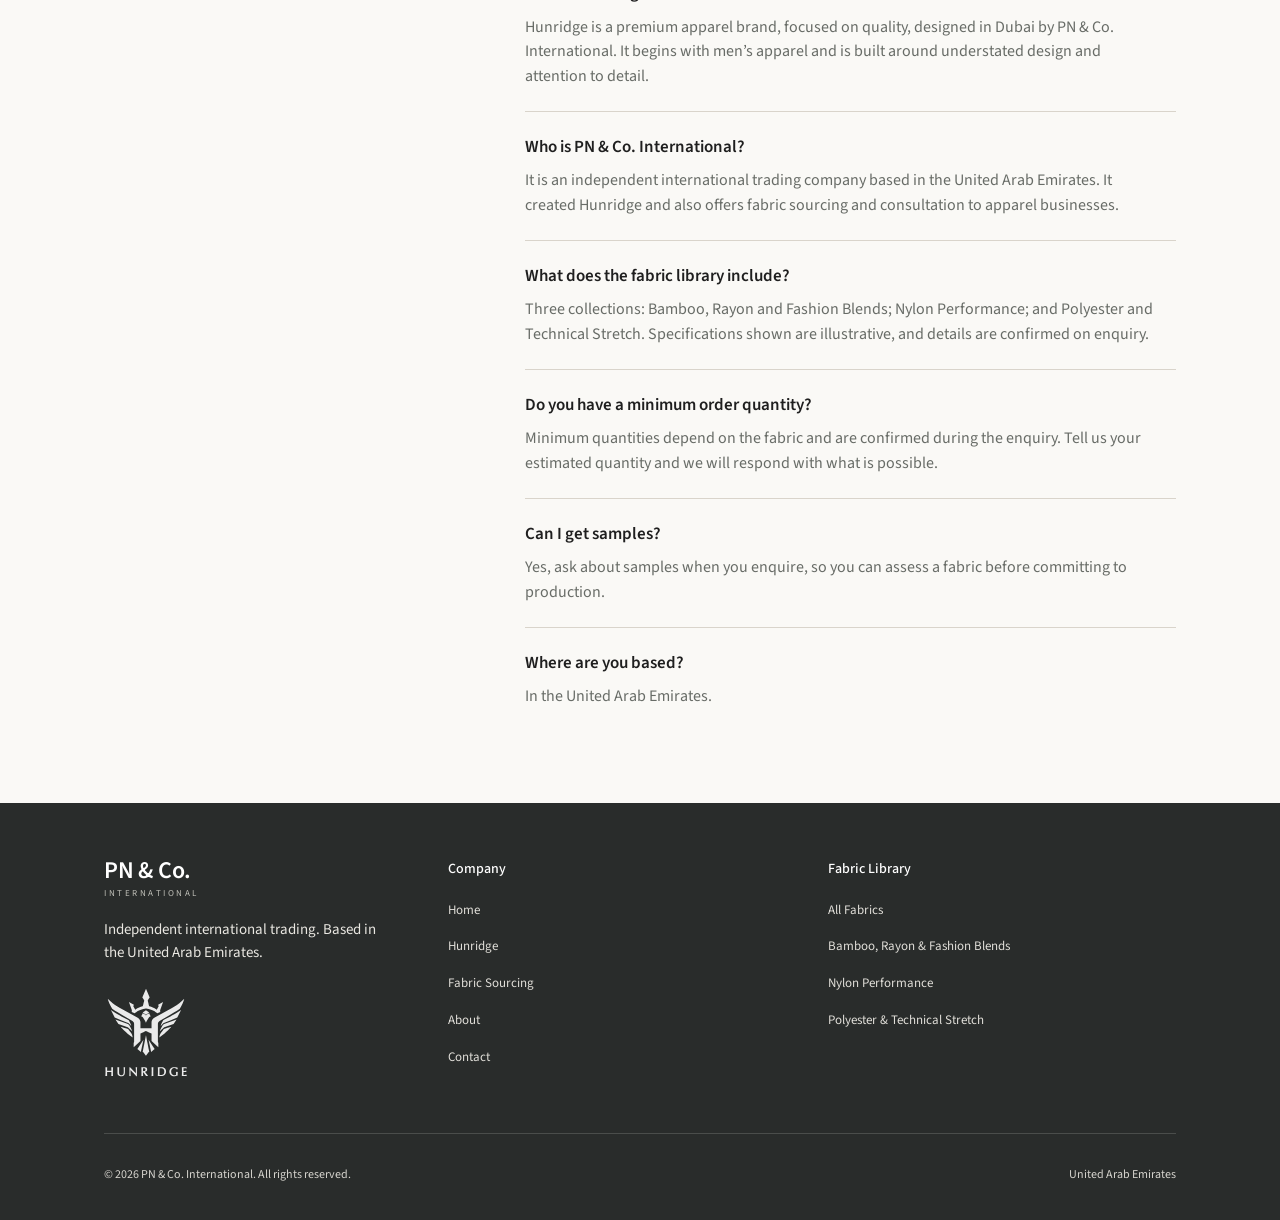
<file: contact.html>
<!doctype html>
<html lang="en">
<head>
<meta charset="utf-8"><meta name="robots" content="noindex,nofollow">
<meta name="viewport" content="width=device-width, initial-scale=1, viewport-fit=cover">
<title>Contact and Enquiries</title>
<meta name="description" content="Send a buyer enquiry or sourcing request, discuss a partnership, or ask about Hunridge. We confirm specifications, pricing and minimums on enquiry.">
<link rel="canonical" href="https://www.example.com/contact.html">
<meta property="og:title" content="Contact and Enquiries"><meta property="og:description" content="Send a buyer enquiry or sourcing request, discuss a partnership, or ask about Hunridge. We confirm specifications, pricing and minimums on enquiry."><meta property="og:type" content="website"><meta property="og:url" content="https://www.example.com/contact.html"><meta property="og:site_name" content="PN &amp; Co. International">
<meta property="og:image" content="https://www.example.com/images/og-image.png"><meta name="twitter:card" content="summary_large_image">
<link rel="icon" href="images/favicon.svg" type="image/svg+xml">
<script type="application/ld+json">{"@context": "https://schema.org", "@type": "FAQPage", "mainEntity": [{"@type": "Question", "name": "What is Hunridge?", "acceptedAnswer": {"@type": "Answer", "text": "Hunridge is a premium apparel brand, focused on quality, designed in Dubai by PN & Co. International. It begins with men’s apparel and is built around understated design and attention to detail."}}, {"@type": "Question", "name": "Who is PN & Co. International?", "acceptedAnswer": {"@type": "Answer", "text": "It is an independent international trading company based in the United Arab Emirates. It created Hunridge and also offers fabric sourcing and consultation to apparel businesses."}}, {"@type": "Question", "name": "What does the fabric library include?", "acceptedAnswer": {"@type": "Answer", "text": "Three collections: Bamboo, Rayon and Fashion Blends; Nylon Performance; and Polyester and Technical Stretch. Specifications shown are illustrative, and details are confirmed on enquiry."}}, {"@type": "Question", "name": "Do you have a minimum order quantity?", "acceptedAnswer": {"@type": "Answer", "text": "Minimum quantities depend on the fabric and are confirmed during the enquiry. Tell us your estimated quantity and we will respond with what is possible."}}, {"@type": "Question", "name": "Can I get samples?", "acceptedAnswer": {"@type": "Answer", "text": "Yes, ask about samples when you enquire, so you can assess a fabric before committing to production."}}, {"@type": "Question", "name": "Where are you based?", "acceptedAnswer": {"@type": "Answer", "text": "In the United Arab Emirates."}}]}</script>
<script type="application/ld+json">{"@context": "https://schema.org", "@type": "BreadcrumbList", "itemListElement": [{"@type": "ListItem", "position": 1, "name": "Home", "item": "https://www.example.com/index.html"}, {"@type": "ListItem", "position": 2, "name": "Contact", "item": "https://www.example.com/contact.html"}]}</script>
<link rel="preconnect" href="https://fonts.googleapis.com"><link rel="preconnect" href="https://fonts.gstatic.com" crossorigin><link href="https://fonts.googleapis.com/css2?family=Source+Sans+3:wght@400;500;600&family=Cormorant+Garamond:ital,wght@0,300;0,400;0,500;1,300;1,400&display=swap" rel="stylesheet">
<link rel="stylesheet" href="styles.css">
</head>
<body>
<a class="skip" href="#main">Skip to content</a>
<header class="site"><div class="wrap narrow"><div class="bar">
<a class="logo" href="index.html" aria-label="PN &amp; Co. International home"><b>PN &amp; Co.</b><small>International</small></a>
<nav class="main" aria-label="Main"><a href="index.html">Home</a><a href="hunridge.html">Hunridge</a><a href="fabric-sourcing.html">Fabric Sourcing</a><div class="has-dd" id="dd"><button class="dd" type="button" aria-expanded="false" aria-haspopup="true">Fabric Library<span class="chev" aria-hidden="true"></span></button><div class="menu"><a href="fabric-library.html">All Fabrics</a><a href="bamboo-rayon.html">Bamboo, Rayon &amp; Fashion Blends</a><a href="nylon-performance.html">Nylon Performance</a><a href="polyester-technical-stretch.html">Polyester &amp; Technical Stretch</a></div></div><a href="about.html">About</a><a href="contact.html" class="active">Contact</a><a class="btn" href="contact.html#sourcing-request">Request Quote</a></nav>
<button class="burger" id="burger" type="button" aria-label="Open menu" aria-expanded="false"><span></span></button>
</div></div><div class="drawer" id="drawer"><a href="index.html">Home</a><a href="hunridge.html">Hunridge</a><a href="fabric-sourcing.html">Fabric Sourcing</a><a href="fabric-library.html">Fabric Library</a><div class="sub"><a href="bamboo-rayon.html">Bamboo, Rayon &amp; Fashion Blends</a><a href="nylon-performance.html">Nylon Performance</a><a href="polyester-technical-stretch.html">Polyester &amp; Technical Stretch</a></div><a href="about.html">About</a><a href="contact.html">Contact</a><a class="btn" href="contact.html#sourcing-request">Request Quote</a></div></header><main id="main"><div class="wrap narrow"><div class="contact"><div class="left"><p class="eyebrow">Contact</p><h1>Tell us what you need.</h1>
<p>Enquire about fabric sourcing, fabric consultation or Hunridge. A clear brief helps us understand your requirements and the next step.</p><hr>
<p class="small">Fabric specifications, availability, pricing and minimum quantities are confirmed during the enquiry process.</p></div>
<form id="quote" novalidate><div class="head"><h2>Send an enquiry</h2><p class="small">All fields are required unless marked optional.</p></div>
<div class="thanks" id="thanks" role="status"><b>Thank you. Your enquiry is ready to send.</b><span class="small">We’ll use your details to respond to your request.</span></div>
<div class="grid2">
<div class="field"><label for="name">Name</label><input id="name" name="name" autocomplete="name" placeholder="Your full name" required><div class="err">Enter your name.</div></div>
<div class="field"><label for="company">Company (optional)</label><input id="company" name="company" autocomplete="organization" placeholder="Company or brand name"></div>
<div class="field"><label for="email">Email</label><input id="email" name="email" type="email" autocomplete="email" placeholder="you@company.com" required><div class="err">Enter a valid email address.</div></div>
<div class="field"><label for="country">Country</label><select id="country" name="country" required><option value="">Select country</option><option>United Arab Emirates</option><option>Saudi Arabia</option><option>India</option><option>United Kingdom</option><option>Other</option></select><div class="err">Select your country.</div></div>
<div class="field"><label for="type">Enquiry type</label><select id="type" name="type" required><option value="">Select enquiry type</option><option>Buyer enquiry</option><option>Sourcing request</option><option>Partnership</option><option>Hunridge enquiry</option><option>General question</option></select><div class="err">Select an enquiry type.</div></div>
<div class="field"><label for="ref">Fabric reference code (optional)</label><input id="ref" name="ref" placeholder="e.g. PNC-FAB-001"></div></div>
<div class="field"><label for="qty">Estimated quantity (optional)</label><input id="qty" name="qty" placeholder="Quantity and unit, e.g. 500 metres"><div class="hint">An approximate quantity is useful if your requirements are still evolving.</div></div>
<div class="field"><label for="msg">Message</label><textarea id="msg" name="msg" placeholder="Tell us about your application, preferred fabric or composition, target quantity, destination and timing." required></textarea><div class="err">Add a short message about your requirement.</div></div>
<p class="small" style="margin:-4px 0 24px">Please only include information relevant to your enquiry. We’ll use your details to respond to your request.</p>
<button class="btn" type="submit">Send enquiry</button></form></div></div>
<section class="corp-band surface" style="padding:56px 0 64px"><div class="wrap narrow"><div class="start-head"><h2>A useful starting point</h2><p>Whether you have a detailed specification or an early idea, share what you know. There’s no need to have every detail finalised.</p></div>
<div class="three"><div><h3><svg class="ico" viewBox="0 0 48 48" fill="none" stroke="currentColor" stroke-width="1.5" stroke-linecap="round" stroke-linejoin="round" aria-hidden="true" focusable="false"><path d="M17 7 8 12l3 8 5-2v22h16V18l5 2 3-8-9-5c-2 3-12 3-14 0Z"/></svg>Product &amp; application</h3><p>What are you making, and how will the fabric be used?</p></div><div><h3><svg class="ico" viewBox="0 0 48 48" fill="none" stroke="currentColor" stroke-width="1.5" stroke-linecap="round" stroke-linejoin="round" aria-hidden="true" focusable="false"><path d="M9 9h30v22l-8 8H9Z"/><path d="M39 31h-8v8"/><path d="M14 16h20M14 22h20M14 28h12" stroke-opacity=".55"/></svg>Material requirements</h3><p>Composition, weight, width, colour or a library reference code.</p></div><div><h3><svg class="ico" viewBox="0 0 48 48" fill="none" stroke="currentColor" stroke-width="1.5" stroke-linecap="round" stroke-linejoin="round" aria-hidden="true" focusable="false"><rect x="5" y="17" width="38" height="14" rx="2"/><path d="M12 17v6M18 17v4M24 17v6M30 17v4M36 17v6"/></svg>Quantity &amp; timing</h3><p>Estimated volume, delivery destination and your target timeline.</p></div></div></div></section>
<section class="corp-band" aria-labelledby="h-faq"><div class="wrap narrow faq"><h2 id="h-faq">Common questions</h2><dl><dt>What is Hunridge?</dt><dd>Hunridge is a premium apparel brand, focused on quality, designed in Dubai by PN &amp; Co. International. It begins with men’s apparel and is built around understated design and attention to detail.</dd><dt>Who is PN &amp; Co. International?</dt><dd>It is an independent international trading company based in the United Arab Emirates. It created Hunridge and also offers fabric sourcing and consultation to apparel businesses.</dd><dt>What does the fabric library include?</dt><dd>Three collections: Bamboo, Rayon and Fashion Blends; Nylon Performance; and Polyester and Technical Stretch. Specifications shown are illustrative, and details are confirmed on enquiry.</dd><dt>Do you have a minimum order quantity?</dt><dd>Minimum quantities depend on the fabric and are confirmed during the enquiry. Tell us your estimated quantity and we will respond with what is possible.</dd><dt>Can I get samples?</dt><dd>Yes, ask about samples when you enquire, so you can assess a fabric before committing to production.</dd><dt>Where are you based?</dt><dd>In the United Arab Emirates.</dd></dl></div></section></main><footer class="site"><div class="wrap narrow"><div class="foot">
<div><a class="logo" href="index.html"><b>PN &amp; Co.</b><small>International</small></a><p class="about">Independent international trading. Based in the United Arab Emirates.</p><a class="foot-brand" href="hunridge.html" aria-label="Hunridge"><img src="images/logo-full-white.svg" alt="Hunridge" width="96" height="102" loading="lazy"></a></div>
<div><h4>Company</h4><ul><li><a href="index.html">Home</a></li><li><a href="hunridge.html">Hunridge</a></li><li><a href="fabric-sourcing.html">Fabric Sourcing</a></li><li><a href="about.html">About</a></li><li><a href="contact.html">Contact</a></li></ul></div>
<div><h4>Fabric Library</h4><ul><li><a href="fabric-library.html">All Fabrics</a></li><li><a href="bamboo-rayon.html">Bamboo, Rayon &amp; Fashion Blends</a></li><li><a href="nylon-performance.html">Nylon Performance</a></li><li><a href="polyester-technical-stretch.html">Polyester &amp; Technical Stretch</a></li></ul></div>
</div><div class="legal"><span>© 2026 PN &amp; Co. International. All rights reserved.</span><span>United Arab Emirates</span></div></div></footer><script>
(function(){
var dd=document.getElementById('dd'),btn=dd&&dd.querySelector('button');
function close(){if(dd){dd.classList.remove('open');btn.setAttribute('aria-expanded','false');}}
if(btn){btn.addEventListener('click',function(e){e.stopPropagation();var o=dd.classList.toggle('open');btn.setAttribute('aria-expanded',o);});
document.addEventListener('click',function(e){if(!dd.contains(e.target))close();});
document.addEventListener('keydown',function(e){if(e.key==='Escape')close();});}
var b=document.getElementById('burger'),d=document.getElementById('drawer');
b.addEventListener('click',function(){var o=d.classList.toggle('open');b.setAttribute('aria-expanded',o);});
})();
</script><script>
(function(){
var map={'sourcing-request':'Sourcing request','buyer-enquiry':'Buyer enquiry','partnership':'Partnership','hunridge-enquiry':'Hunridge enquiry'};
var h=(location.hash||'').slice(1),t=document.getElementById('type');
if(h.indexOf('ref-')===0){document.getElementById('ref').value=h.slice(4);t.value='Sourcing request';}
else if(map[h]){t.value=map[h];}
var f=document.getElementById('quote');
f.addEventListener('submit',function(e){e.preventDefault();var ok=true;
f.querySelectorAll('[required]').forEach(function(el){var v=el.type==='email'?/^\S+@\S+\.\S+$/.test(el.value.trim()):el.value.trim()!=='';el.closest('.field').classList.toggle('bad',!v);if(!v&&ok){el.focus();ok=false;}});
if(ok){document.getElementById('thanks').classList.add('show');f.reset();window.scrollTo({top:f.offsetTop-40,behavior:'smooth'});}});
f.addEventListener('input',function(e){var fd=e.target.closest('.field');if(fd)fd.classList.remove('bad');});
})();
</script>
</body>
</html>
</file>
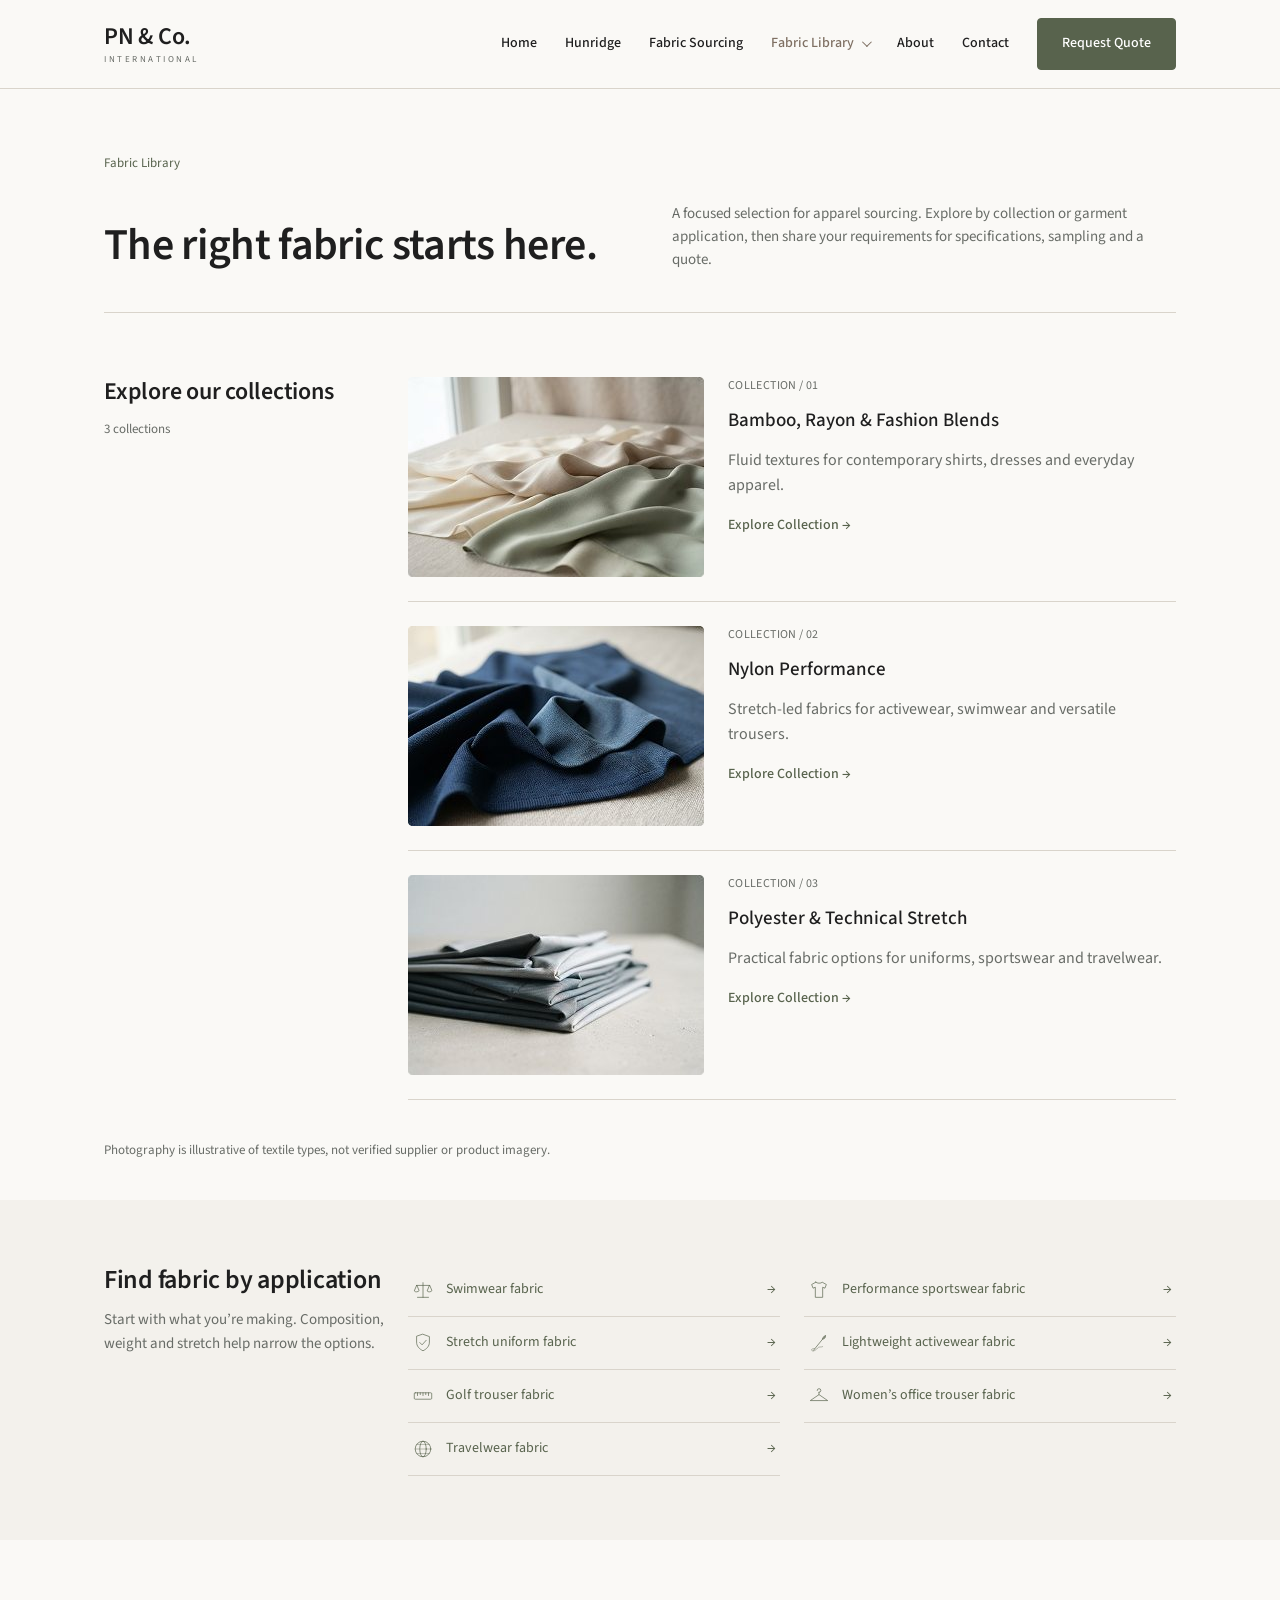
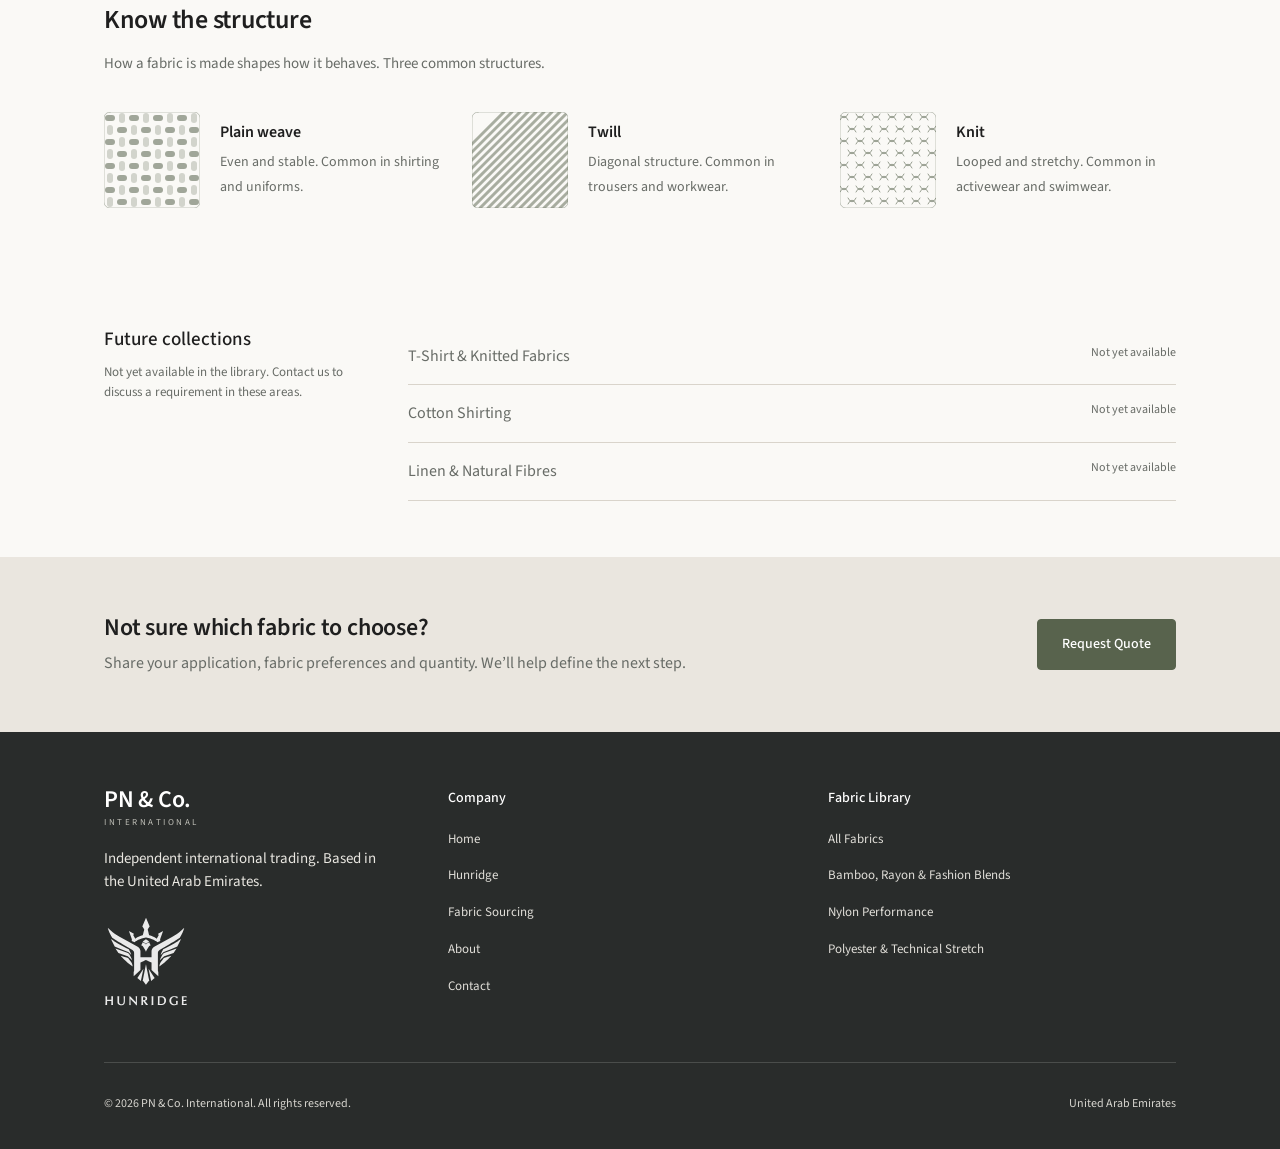
<file: fabric-library.html>
<!doctype html>
<html lang="en">
<head>
<meta charset="utf-8"><meta name="robots" content="noindex,nofollow">
<meta name="viewport" content="width=device-width, initial-scale=1, viewport-fit=cover">
<title>Fabric Library for Apparel Sourcing</title>
<meta name="description" content="Browse bamboo, rayon, nylon and polyester stretch fabrics for apparel. Share your requirements for specifications, sampling and a quote.">
<link rel="canonical" href="https://www.example.com/fabric-library.html">
<meta property="og:title" content="Fabric Library for Apparel Sourcing"><meta property="og:description" content="Browse bamboo, rayon, nylon and polyester stretch fabrics for apparel. Share your requirements for specifications, sampling and a quote."><meta property="og:type" content="website"><meta property="og:url" content="https://www.example.com/fabric-library.html"><meta property="og:site_name" content="PN &amp; Co. International">
<meta property="og:image" content="https://www.example.com/images/og-image.png"><meta name="twitter:card" content="summary_large_image">
<link rel="icon" href="images/favicon.svg" type="image/svg+xml">
<script type="application/ld+json">{"@context": "https://schema.org", "@type": "BreadcrumbList", "itemListElement": [{"@type": "ListItem", "position": 1, "name": "Home", "item": "https://www.example.com/index.html"}, {"@type": "ListItem", "position": 2, "name": "Fabric Library", "item": "https://www.example.com/fabric-library.html"}]}</script>
<link rel="preconnect" href="https://fonts.googleapis.com"><link rel="preconnect" href="https://fonts.gstatic.com" crossorigin><link href="https://fonts.googleapis.com/css2?family=Source+Sans+3:wght@400;500;600&family=Cormorant+Garamond:ital,wght@0,300;0,400;0,500;1,300;1,400&display=swap" rel="stylesheet">
<link rel="stylesheet" href="styles.css">
</head>
<body>
<a class="skip" href="#main">Skip to content</a>
<header class="site"><div class="wrap narrow"><div class="bar">
<a class="logo" href="index.html" aria-label="PN &amp; Co. International home"><b>PN &amp; Co.</b><small>International</small></a>
<nav class="main" aria-label="Main"><a href="index.html">Home</a><a href="hunridge.html">Hunridge</a><a href="fabric-sourcing.html">Fabric Sourcing</a><div class="has-dd" id="dd"><button class="dd active" type="button" aria-expanded="false" aria-haspopup="true">Fabric Library<span class="chev" aria-hidden="true"></span></button><div class="menu"><a href="fabric-library.html">All Fabrics</a><a href="bamboo-rayon.html">Bamboo, Rayon &amp; Fashion Blends</a><a href="nylon-performance.html">Nylon Performance</a><a href="polyester-technical-stretch.html">Polyester &amp; Technical Stretch</a></div></div><a href="about.html">About</a><a href="contact.html">Contact</a><a class="btn" href="contact.html#sourcing-request">Request Quote</a></nav>
<button class="burger" id="burger" type="button" aria-label="Open menu" aria-expanded="false"><span></span></button>
</div></div><div class="drawer" id="drawer"><a href="index.html">Home</a><a href="hunridge.html">Hunridge</a><a href="fabric-sourcing.html">Fabric Sourcing</a><a href="fabric-library.html">Fabric Library</a><div class="sub"><a href="bamboo-rayon.html">Bamboo, Rayon &amp; Fashion Blends</a><a href="nylon-performance.html">Nylon Performance</a><a href="polyester-technical-stretch.html">Polyester &amp; Technical Stretch</a></div><a href="about.html">About</a><a href="contact.html">Contact</a><a class="btn" href="contact.html#sourcing-request">Request Quote</a></div></header><main id="main"><div class="wrap narrow"><div class="intro rule"><div><p class="eyebrow">Fabric Library</p><h1>The right fabric starts here.</h1></div>
<p class="lead" style="font-size:15px">A focused selection for apparel sourcing. Explore by collection or garment application, then share your requirements for specifications, sampling and a quote.</p></div>
<div class="coll" style="padding:64px 0 40px"><div class="side"><h2>Explore our collections</h2><p class="small">3 collections</p></div><div>
<div class="coll-row"><a href="bamboo-rayon.html"><img class="rounded" src="images/bamboo-rayon.jpg" alt="Cream and sage fluid fabric"></a><div><p class="t">COLLECTION / 01</p><h3>Bamboo, Rayon &amp; Fashion Blends</h3><p class="d">Fluid textures for contemporary shirts, dresses and everyday apparel.</p><a class="link" href="bamboo-rayon.html">Explore Collection →</a></div></div>
<div class="coll-row"><a href="nylon-performance.html"><img class="rounded" src="images/nylon.jpg" alt="Navy nylon knit" loading="lazy"></a><div><p class="t">COLLECTION / 02</p><h3>Nylon Performance</h3><p class="d">Stretch-led fabrics for activewear, swimwear and versatile trousers.</p><a class="link" href="nylon-performance.html">Explore Collection →</a></div></div>
<div class="coll-row"><a href="polyester-technical-stretch.html"><img class="rounded" src="images/polyester.jpg" alt="Stack of grey technical fabrics" loading="lazy"></a><div><p class="t">COLLECTION / 03</p><h3>Polyester &amp; Technical Stretch</h3><p class="d">Practical fabric options for uniforms, sportswear and travelwear.</p><a class="link" href="polyester-technical-stretch.html">Explore Collection →</a></div></div>
</div></div><p class="small" style="padding-bottom:40px">Photography is illustrative of textile types, not verified supplier or product imagery.</p></div>
<section class="corp-band surface" style="padding:64px 0"><div class="wrap narrow"><div class="apps"><div><h2>Find fabric by application</h2><p class="lead" style="font-size:15px;max-width:290px">Start with what you’re making. Composition, weight and stretch help narrow the options.</p></div><div class="list"><a href="nylon-performance.html"><svg class="ico" viewBox="0 0 48 48" fill="none" stroke="currentColor" stroke-width="1.5" stroke-linecap="round" stroke-linejoin="round" aria-hidden="true" focusable="false"><path d="M24 8v32M12 40h24M10 14h28"/><path d="m10 14-5 12a6 5 0 0 0 10 0Zm28 0-5 12a6 5 0 0 0 10 0Z"/></svg>Swimwear fabric <span aria-hidden="true">→</span></a><a href="nylon-performance.html"><svg class="ico" viewBox="0 0 48 48" fill="none" stroke="currentColor" stroke-width="1.5" stroke-linecap="round" stroke-linejoin="round" aria-hidden="true" focusable="false"><path d="M17 7 8 12l3 8 5-2v22h16V18l5 2 3-8-9-5c-2 3-12 3-14 0Z"/></svg>Performance sportswear fabric <span aria-hidden="true">→</span></a><a href="polyester-technical-stretch.html"><svg class="ico" viewBox="0 0 48 48" fill="none" stroke="currentColor" stroke-width="1.5" stroke-linecap="round" stroke-linejoin="round" aria-hidden="true" focusable="false"><path d="M24 5 38 10v12c0 9-6 15-14 19C16 37 10 31 10 22V10Z"/><path d="m17 23 5 5 9-10"/></svg>Stretch uniform fabric <span aria-hidden="true">→</span></a><a href="nylon-performance.html"><svg class="ico" viewBox="0 0 48 48" fill="none" stroke="currentColor" stroke-width="1.5" stroke-linecap="round" stroke-linejoin="round" aria-hidden="true" focusable="false"><path d="M38 8 12 40"/><ellipse cx="35" cy="12" rx="1.6" ry="5" transform="rotate(38 35 12)"/><path d="M14 36c-6 0-8 3-5 5s9-2 12-6 7-1 11-3" stroke-opacity=".6"/></svg>Lightweight activewear fabric <span aria-hidden="true">→</span></a><a href="polyester-technical-stretch.html"><svg class="ico" viewBox="0 0 48 48" fill="none" stroke="currentColor" stroke-width="1.5" stroke-linecap="round" stroke-linejoin="round" aria-hidden="true" focusable="false"><rect x="5" y="17" width="38" height="14" rx="2"/><path d="M12 17v6M18 17v4M24 17v6M30 17v4M36 17v6"/></svg>Golf trouser fabric <span aria-hidden="true">→</span></a><a href="polyester-technical-stretch.html"><svg class="ico" viewBox="0 0 48 48" fill="none" stroke="currentColor" stroke-width="1.5" stroke-linecap="round" stroke-linejoin="round" aria-hidden="true" focusable="false"><path d="M24 16a4 4 0 1 0-4-4"/><path d="M24 16v5L5 34h38L24 21"/></svg>Women’s office trouser fabric <span aria-hidden="true">→</span></a><a href="polyester-technical-stretch.html"><svg class="ico" viewBox="0 0 48 48" fill="none" stroke="currentColor" stroke-width="1.5" stroke-linecap="round" stroke-linejoin="round" aria-hidden="true" focusable="false"><circle cx="24" cy="24" r="17"/><ellipse cx="24" cy="24" rx="7" ry="17"/><path d="M7 24h34M10 14h28M10 34h28" stroke-opacity=".6"/></svg>Travelwear fabric <span aria-hidden="true">→</span></a></div></div></div></section>
<section class="corp-band" style="padding:64px 0" aria-labelledby="h-str"><div class="wrap narrow"><div class="proc-head"><h2 id="h-str">Know the structure</h2><p class="lead" style="font-size:15px;margin-top:16px">How a fabric is made shapes how it behaves. Three common structures.</p></div><div class="weaves"><figure><svg viewBox="0 0 96 96" fill="none" stroke="currentColor" stroke-linecap="round" aria-hidden="true" focusable="false"><clipPath id="cplain"><rect width="96" height="96" rx="6"/></clipPath><g clip-path="url(#cplain)"><rect x="1" y="3" width="10" height="6" rx="3" fill="currentColor" fill-opacity=".55" stroke="none"/><rect x="15" y="1" width="6" height="10" rx="3" fill="currentColor" fill-opacity=".25" stroke="none"/><rect x="25" y="3" width="10" height="6" rx="3" fill="currentColor" fill-opacity=".55" stroke="none"/><rect x="39" y="1" width="6" height="10" rx="3" fill="currentColor" fill-opacity=".25" stroke="none"/><rect x="49" y="3" width="10" height="6" rx="3" fill="currentColor" fill-opacity=".55" stroke="none"/><rect x="63" y="1" width="6" height="10" rx="3" fill="currentColor" fill-opacity=".25" stroke="none"/><rect x="73" y="3" width="10" height="6" rx="3" fill="currentColor" fill-opacity=".55" stroke="none"/><rect x="87" y="1" width="6" height="10" rx="3" fill="currentColor" fill-opacity=".25" stroke="none"/><rect x="3" y="13" width="6" height="10" rx="3" fill="currentColor" fill-opacity=".25" stroke="none"/><rect x="13" y="15" width="10" height="6" rx="3" fill="currentColor" fill-opacity=".55" stroke="none"/><rect x="27" y="13" width="6" height="10" rx="3" fill="currentColor" fill-opacity=".25" stroke="none"/><rect x="37" y="15" width="10" height="6" rx="3" fill="currentColor" fill-opacity=".55" stroke="none"/><rect x="51" y="13" width="6" height="10" rx="3" fill="currentColor" fill-opacity=".25" stroke="none"/><rect x="61" y="15" width="10" height="6" rx="3" fill="currentColor" fill-opacity=".55" stroke="none"/><rect x="75" y="13" width="6" height="10" rx="3" fill="currentColor" fill-opacity=".25" stroke="none"/><rect x="85" y="15" width="10" height="6" rx="3" fill="currentColor" fill-opacity=".55" stroke="none"/><rect x="1" y="27" width="10" height="6" rx="3" fill="currentColor" fill-opacity=".55" stroke="none"/><rect x="15" y="25" width="6" height="10" rx="3" fill="currentColor" fill-opacity=".25" stroke="none"/><rect x="25" y="27" width="10" height="6" rx="3" fill="currentColor" fill-opacity=".55" stroke="none"/><rect x="39" y="25" width="6" height="10" rx="3" fill="currentColor" fill-opacity=".25" stroke="none"/><rect x="49" y="27" width="10" height="6" rx="3" fill="currentColor" fill-opacity=".55" stroke="none"/><rect x="63" y="25" width="6" height="10" rx="3" fill="currentColor" fill-opacity=".25" stroke="none"/><rect x="73" y="27" width="10" height="6" rx="3" fill="currentColor" fill-opacity=".55" stroke="none"/><rect x="87" y="25" width="6" height="10" rx="3" fill="currentColor" fill-opacity=".25" stroke="none"/><rect x="3" y="37" width="6" height="10" rx="3" fill="currentColor" fill-opacity=".25" stroke="none"/><rect x="13" y="39" width="10" height="6" rx="3" fill="currentColor" fill-opacity=".55" stroke="none"/><rect x="27" y="37" width="6" height="10" rx="3" fill="currentColor" fill-opacity=".25" stroke="none"/><rect x="37" y="39" width="10" height="6" rx="3" fill="currentColor" fill-opacity=".55" stroke="none"/><rect x="51" y="37" width="6" height="10" rx="3" fill="currentColor" fill-opacity=".25" stroke="none"/><rect x="61" y="39" width="10" height="6" rx="3" fill="currentColor" fill-opacity=".55" stroke="none"/><rect x="75" y="37" width="6" height="10" rx="3" fill="currentColor" fill-opacity=".25" stroke="none"/><rect x="85" y="39" width="10" height="6" rx="3" fill="currentColor" fill-opacity=".55" stroke="none"/><rect x="1" y="51" width="10" height="6" rx="3" fill="currentColor" fill-opacity=".55" stroke="none"/><rect x="15" y="49" width="6" height="10" rx="3" fill="currentColor" fill-opacity=".25" stroke="none"/><rect x="25" y="51" width="10" height="6" rx="3" fill="currentColor" fill-opacity=".55" stroke="none"/><rect x="39" y="49" width="6" height="10" rx="3" fill="currentColor" fill-opacity=".25" stroke="none"/><rect x="49" y="51" width="10" height="6" rx="3" fill="currentColor" fill-opacity=".55" stroke="none"/><rect x="63" y="49" width="6" height="10" rx="3" fill="currentColor" fill-opacity=".25" stroke="none"/><rect x="73" y="51" width="10" height="6" rx="3" fill="currentColor" fill-opacity=".55" stroke="none"/><rect x="87" y="49" width="6" height="10" rx="3" fill="currentColor" fill-opacity=".25" stroke="none"/><rect x="3" y="61" width="6" height="10" rx="3" fill="currentColor" fill-opacity=".25" stroke="none"/><rect x="13" y="63" width="10" height="6" rx="3" fill="currentColor" fill-opacity=".55" stroke="none"/><rect x="27" y="61" width="6" height="10" rx="3" fill="currentColor" fill-opacity=".25" stroke="none"/><rect x="37" y="63" width="10" height="6" rx="3" fill="currentColor" fill-opacity=".55" stroke="none"/><rect x="51" y="61" width="6" height="10" rx="3" fill="currentColor" fill-opacity=".25" stroke="none"/><rect x="61" y="63" width="10" height="6" rx="3" fill="currentColor" fill-opacity=".55" stroke="none"/><rect x="75" y="61" width="6" height="10" rx="3" fill="currentColor" fill-opacity=".25" stroke="none"/><rect x="85" y="63" width="10" height="6" rx="3" fill="currentColor" fill-opacity=".55" stroke="none"/><rect x="1" y="75" width="10" height="6" rx="3" fill="currentColor" fill-opacity=".55" stroke="none"/><rect x="15" y="73" width="6" height="10" rx="3" fill="currentColor" fill-opacity=".25" stroke="none"/><rect x="25" y="75" width="10" height="6" rx="3" fill="currentColor" fill-opacity=".55" stroke="none"/><rect x="39" y="73" width="6" height="10" rx="3" fill="currentColor" fill-opacity=".25" stroke="none"/><rect x="49" y="75" width="10" height="6" rx="3" fill="currentColor" fill-opacity=".55" stroke="none"/><rect x="63" y="73" width="6" height="10" rx="3" fill="currentColor" fill-opacity=".25" stroke="none"/><rect x="73" y="75" width="10" height="6" rx="3" fill="currentColor" fill-opacity=".55" stroke="none"/><rect x="87" y="73" width="6" height="10" rx="3" fill="currentColor" fill-opacity=".25" stroke="none"/><rect x="3" y="85" width="6" height="10" rx="3" fill="currentColor" fill-opacity=".25" stroke="none"/><rect x="13" y="87" width="10" height="6" rx="3" fill="currentColor" fill-opacity=".55" stroke="none"/><rect x="27" y="85" width="6" height="10" rx="3" fill="currentColor" fill-opacity=".25" stroke="none"/><rect x="37" y="87" width="10" height="6" rx="3" fill="currentColor" fill-opacity=".55" stroke="none"/><rect x="51" y="85" width="6" height="10" rx="3" fill="currentColor" fill-opacity=".25" stroke="none"/><rect x="61" y="87" width="10" height="6" rx="3" fill="currentColor" fill-opacity=".55" stroke="none"/><rect x="75" y="85" width="6" height="10" rx="3" fill="currentColor" fill-opacity=".25" stroke="none"/><rect x="85" y="87" width="10" height="6" rx="3" fill="currentColor" fill-opacity=".55" stroke="none"/></g><rect width="96" height="96" rx="6" stroke-opacity=".35"/></svg><figcaption><b>Plain weave</b><span>Even and stable. Common in shirting and uniforms.</span></figcaption></figure><figure><svg viewBox="0 0 96 96" fill="none" stroke="currentColor" stroke-linecap="round" aria-hidden="true" focusable="false"><clipPath id="ctwill"><rect width="96" height="96" rx="6"/></clipPath><g clip-path="url(#ctwill)"><path d="M-64 96L32 0" stroke-width="3" stroke-opacity=".5"/><path d="M-56 96L40 0" stroke-width="3" stroke-opacity=".5"/><path d="M-48 96L48 0" stroke-width="3" stroke-opacity=".5"/><path d="M-40 96L56 0" stroke-width="3" stroke-opacity=".5"/><path d="M-32 96L64 0" stroke-width="3" stroke-opacity=".5"/><path d="M-24 96L72 0" stroke-width="3" stroke-opacity=".5"/><path d="M-16 96L80 0" stroke-width="3" stroke-opacity=".5"/><path d="M-8 96L88 0" stroke-width="3" stroke-opacity=".5"/><path d="M0 96L96 0" stroke-width="3" stroke-opacity=".5"/><path d="M8 96L104 0" stroke-width="3" stroke-opacity=".5"/><path d="M16 96L112 0" stroke-width="3" stroke-opacity=".5"/><path d="M24 96L120 0" stroke-width="3" stroke-opacity=".5"/><path d="M32 96L128 0" stroke-width="3" stroke-opacity=".5"/><path d="M40 96L136 0" stroke-width="3" stroke-opacity=".5"/><path d="M48 96L144 0" stroke-width="3" stroke-opacity=".5"/><path d="M56 96L152 0" stroke-width="3" stroke-opacity=".5"/><path d="M64 96L160 0" stroke-width="3" stroke-opacity=".5"/><path d="M72 96L168 0" stroke-width="3" stroke-opacity=".5"/><path d="M80 96L176 0" stroke-width="3" stroke-opacity=".5"/><path d="M88 96L184 0" stroke-width="3" stroke-opacity=".5"/><path d="M96 96L192 0" stroke-width="3" stroke-opacity=".5"/><path d="M104 96L200 0" stroke-width="3" stroke-opacity=".5"/><path d="M112 96L208 0" stroke-width="3" stroke-opacity=".5"/><path d="M120 96L216 0" stroke-width="3" stroke-opacity=".5"/></g><rect width="96" height="96" rx="6" stroke-opacity=".35"/></svg><figcaption><b>Twill</b><span>Diagonal structure. Common in trousers and workwear.</span></figcaption></figure><figure><svg viewBox="0 0 96 96" fill="none" stroke="currentColor" stroke-linecap="round" aria-hidden="true" focusable="false"><clipPath id="cknit"><rect width="96" height="96" rx="6"/></clipPath><g clip-path="url(#cknit)"><path d="M0 2q4 8 8 0M0 8q4-8 8 0" stroke-opacity=".6"/><path d="M16 2q4 8 8 0M16 8q4-8 8 0" stroke-opacity=".6"/><path d="M32 2q4 8 8 0M32 8q4-8 8 0" stroke-opacity=".6"/><path d="M48 2q4 8 8 0M48 8q4-8 8 0" stroke-opacity=".6"/><path d="M64 2q4 8 8 0M64 8q4-8 8 0" stroke-opacity=".6"/><path d="M80 2q4 8 8 0M80 8q4-8 8 0" stroke-opacity=".6"/><path d="M8 14q4 8 8 0M8 20q4-8 8 0" stroke-opacity=".6"/><path d="M24 14q4 8 8 0M24 20q4-8 8 0" stroke-opacity=".6"/><path d="M40 14q4 8 8 0M40 20q4-8 8 0" stroke-opacity=".6"/><path d="M56 14q4 8 8 0M56 20q4-8 8 0" stroke-opacity=".6"/><path d="M72 14q4 8 8 0M72 20q4-8 8 0" stroke-opacity=".6"/><path d="M88 14q4 8 8 0M88 20q4-8 8 0" stroke-opacity=".6"/><path d="M0 26q4 8 8 0M0 32q4-8 8 0" stroke-opacity=".6"/><path d="M16 26q4 8 8 0M16 32q4-8 8 0" stroke-opacity=".6"/><path d="M32 26q4 8 8 0M32 32q4-8 8 0" stroke-opacity=".6"/><path d="M48 26q4 8 8 0M48 32q4-8 8 0" stroke-opacity=".6"/><path d="M64 26q4 8 8 0M64 32q4-8 8 0" stroke-opacity=".6"/><path d="M80 26q4 8 8 0M80 32q4-8 8 0" stroke-opacity=".6"/><path d="M8 38q4 8 8 0M8 44q4-8 8 0" stroke-opacity=".6"/><path d="M24 38q4 8 8 0M24 44q4-8 8 0" stroke-opacity=".6"/><path d="M40 38q4 8 8 0M40 44q4-8 8 0" stroke-opacity=".6"/><path d="M56 38q4 8 8 0M56 44q4-8 8 0" stroke-opacity=".6"/><path d="M72 38q4 8 8 0M72 44q4-8 8 0" stroke-opacity=".6"/><path d="M88 38q4 8 8 0M88 44q4-8 8 0" stroke-opacity=".6"/><path d="M0 50q4 8 8 0M0 56q4-8 8 0" stroke-opacity=".6"/><path d="M16 50q4 8 8 0M16 56q4-8 8 0" stroke-opacity=".6"/><path d="M32 50q4 8 8 0M32 56q4-8 8 0" stroke-opacity=".6"/><path d="M48 50q4 8 8 0M48 56q4-8 8 0" stroke-opacity=".6"/><path d="M64 50q4 8 8 0M64 56q4-8 8 0" stroke-opacity=".6"/><path d="M80 50q4 8 8 0M80 56q4-8 8 0" stroke-opacity=".6"/><path d="M8 62q4 8 8 0M8 68q4-8 8 0" stroke-opacity=".6"/><path d="M24 62q4 8 8 0M24 68q4-8 8 0" stroke-opacity=".6"/><path d="M40 62q4 8 8 0M40 68q4-8 8 0" stroke-opacity=".6"/><path d="M56 62q4 8 8 0M56 68q4-8 8 0" stroke-opacity=".6"/><path d="M72 62q4 8 8 0M72 68q4-8 8 0" stroke-opacity=".6"/><path d="M88 62q4 8 8 0M88 68q4-8 8 0" stroke-opacity=".6"/><path d="M0 74q4 8 8 0M0 80q4-8 8 0" stroke-opacity=".6"/><path d="M16 74q4 8 8 0M16 80q4-8 8 0" stroke-opacity=".6"/><path d="M32 74q4 8 8 0M32 80q4-8 8 0" stroke-opacity=".6"/><path d="M48 74q4 8 8 0M48 80q4-8 8 0" stroke-opacity=".6"/><path d="M64 74q4 8 8 0M64 80q4-8 8 0" stroke-opacity=".6"/><path d="M80 74q4 8 8 0M80 80q4-8 8 0" stroke-opacity=".6"/><path d="M8 86q4 8 8 0M8 92q4-8 8 0" stroke-opacity=".6"/><path d="M24 86q4 8 8 0M24 92q4-8 8 0" stroke-opacity=".6"/><path d="M40 86q4 8 8 0M40 92q4-8 8 0" stroke-opacity=".6"/><path d="M56 86q4 8 8 0M56 92q4-8 8 0" stroke-opacity=".6"/><path d="M72 86q4 8 8 0M72 92q4-8 8 0" stroke-opacity=".6"/><path d="M88 86q4 8 8 0M88 92q4-8 8 0" stroke-opacity=".6"/></g><rect width="96" height="96" rx="6" stroke-opacity=".35"/></svg><figcaption><b>Knit</b><span>Looped and stretchy. Common in activewear and swimwear.</span></figcaption></figure></div></div></section>
<section class="corp-band" style="padding:56px 0"><div class="wrap narrow future"><div><h3>Future collections</h3><p class="small" style="max-width:260px">Not yet available in the library. Contact us to discuss a requirement in these areas.</p></div>
<div><div class="row"><span>T-Shirt &amp; Knitted Fabrics</span><span>Not yet available</span></div><div class="row"><span>Cotton Shirting</span><span>Not yet available</span></div><div class="row"><span>Linen &amp; Natural Fibres</span><span>Not yet available</span></div></div></div></section>
<section class="corp-band beige" style="padding:56px 0"><div class="wrap narrow cta"><div><h2>Not sure which fabric to choose?</h2><p>Share your application, fabric preferences and quantity. We’ll help define the next step.</p></div><a class="btn" href="contact.html#sourcing-request">Request Quote</a></div></section></main><footer class="site"><div class="wrap narrow"><div class="foot">
<div><a class="logo" href="index.html"><b>PN &amp; Co.</b><small>International</small></a><p class="about">Independent international trading. Based in the United Arab Emirates.</p><a class="foot-brand" href="hunridge.html" aria-label="Hunridge"><img src="images/logo-full-white.svg" alt="Hunridge" width="96" height="102" loading="lazy"></a></div>
<div><h4>Company</h4><ul><li><a href="index.html">Home</a></li><li><a href="hunridge.html">Hunridge</a></li><li><a href="fabric-sourcing.html">Fabric Sourcing</a></li><li><a href="about.html">About</a></li><li><a href="contact.html">Contact</a></li></ul></div>
<div><h4>Fabric Library</h4><ul><li><a href="fabric-library.html">All Fabrics</a></li><li><a href="bamboo-rayon.html">Bamboo, Rayon &amp; Fashion Blends</a></li><li><a href="nylon-performance.html">Nylon Performance</a></li><li><a href="polyester-technical-stretch.html">Polyester &amp; Technical Stretch</a></li></ul></div>
</div><div class="legal"><span>© 2026 PN &amp; Co. International. All rights reserved.</span><span>United Arab Emirates</span></div></div></footer><script>
(function(){
var dd=document.getElementById('dd'),btn=dd&&dd.querySelector('button');
function close(){if(dd){dd.classList.remove('open');btn.setAttribute('aria-expanded','false');}}
if(btn){btn.addEventListener('click',function(e){e.stopPropagation();var o=dd.classList.toggle('open');btn.setAttribute('aria-expanded',o);});
document.addEventListener('click',function(e){if(!dd.contains(e.target))close();});
document.addEventListener('keydown',function(e){if(e.key==='Escape')close();});}
var b=document.getElementById('burger'),d=document.getElementById('drawer');
b.addEventListener('click',function(){var o=d.classList.toggle('open');b.setAttribute('aria-expanded',o);});
})();
</script>
</body>
</html>
</file>
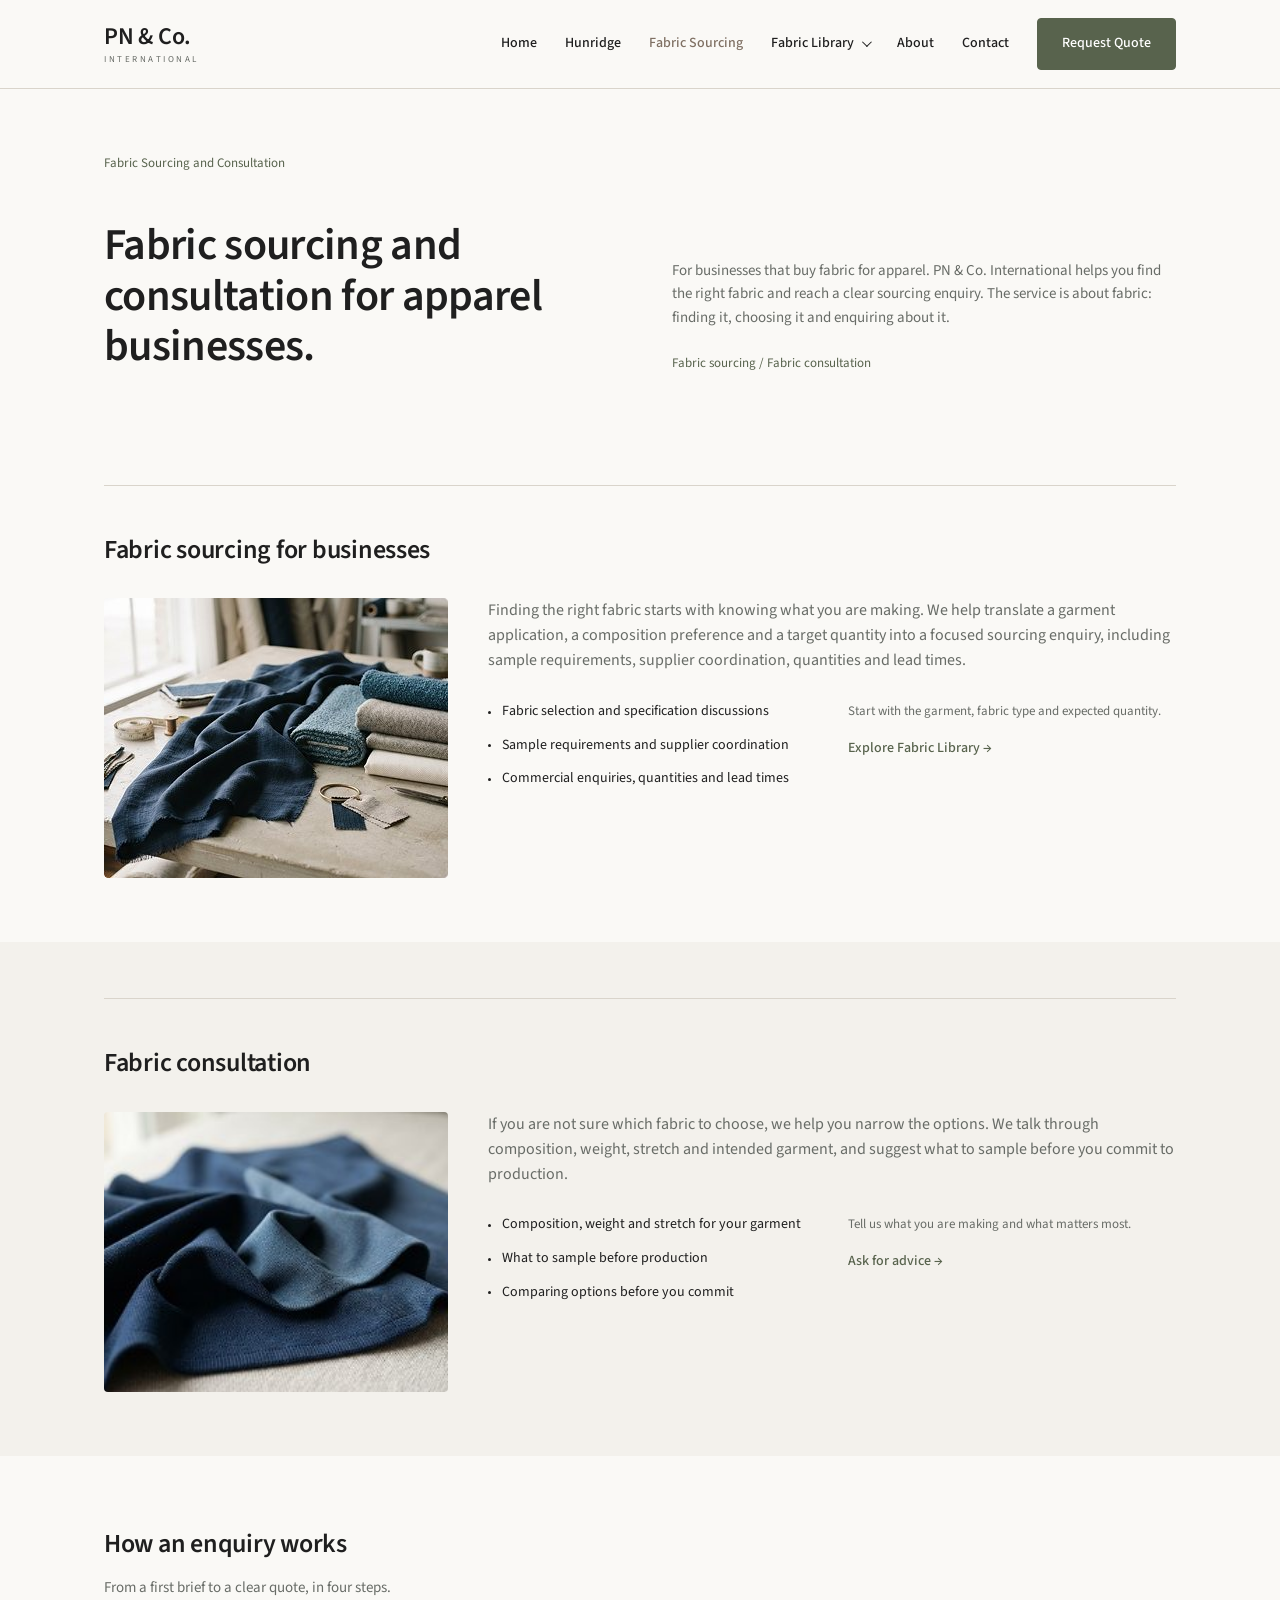
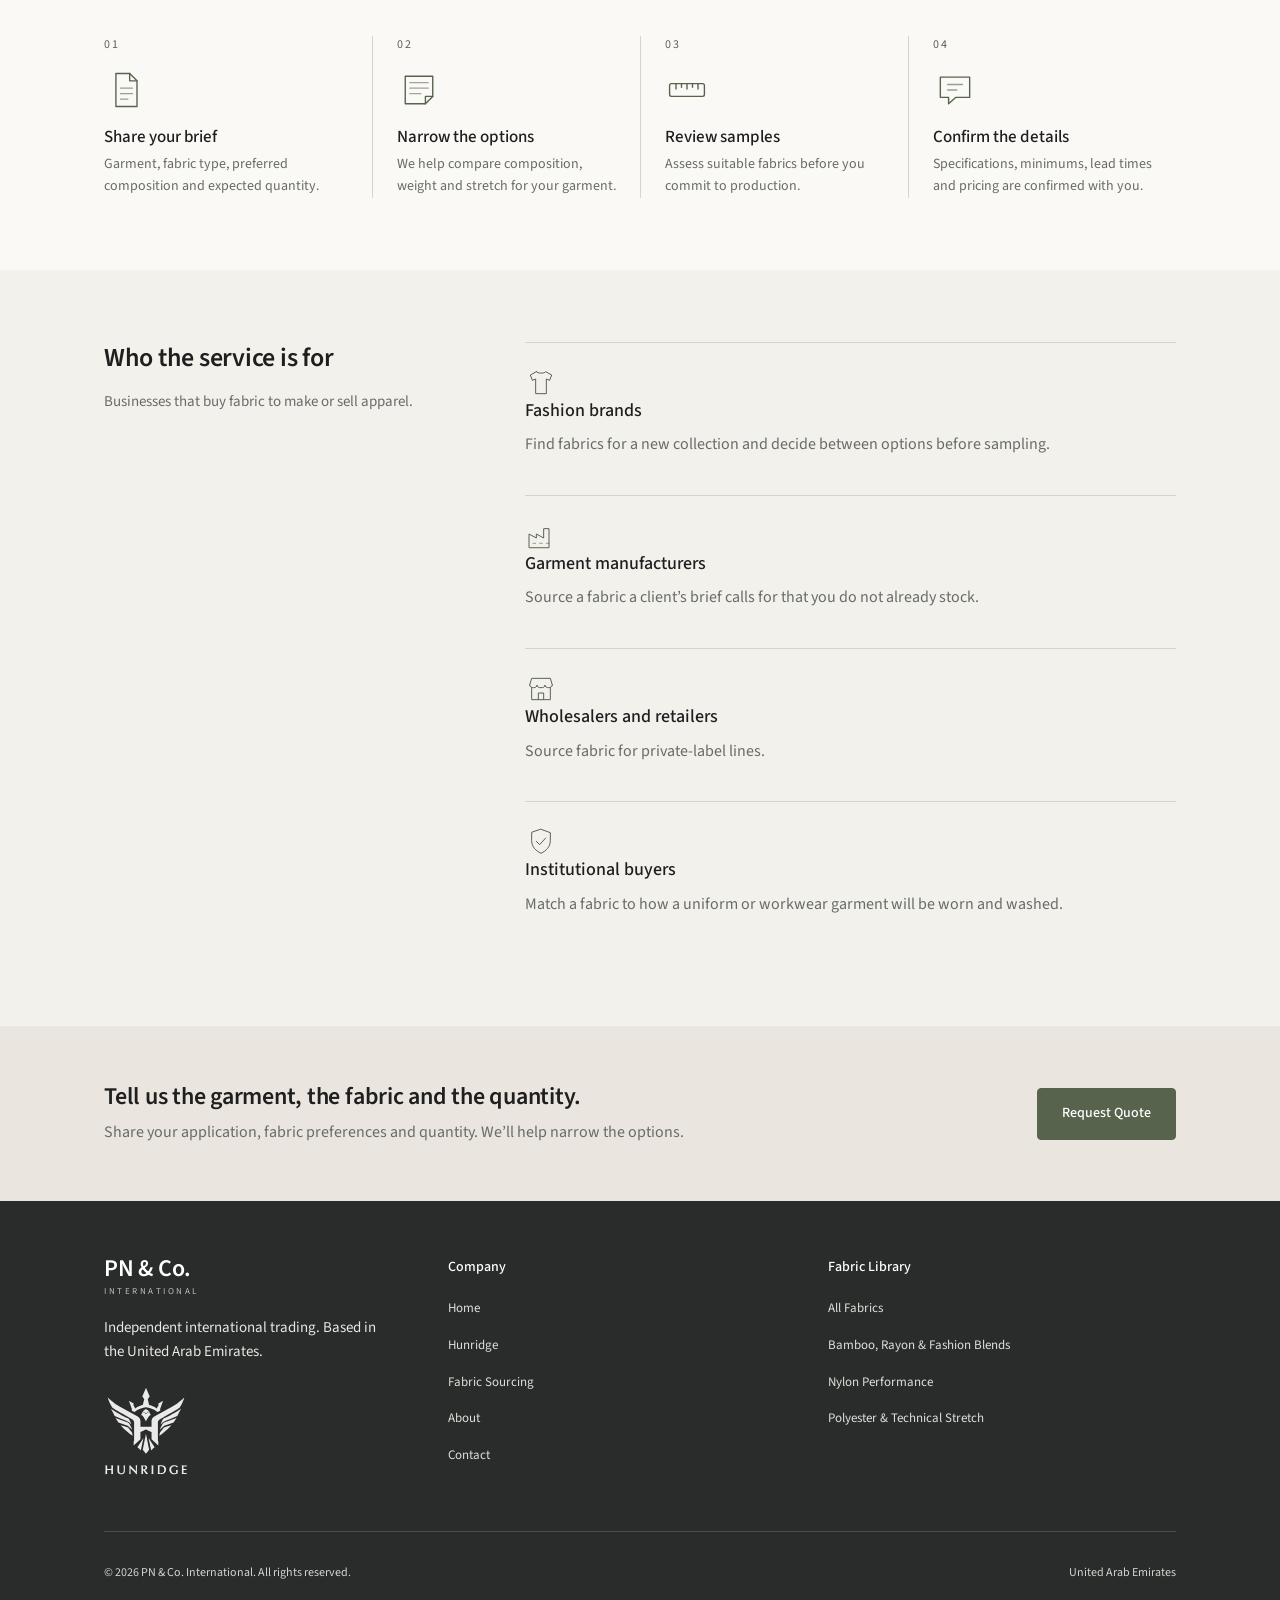
<file: fabric-sourcing.html>
<!doctype html>
<html lang="en">
<head>
<meta charset="utf-8"><meta name="robots" content="noindex,nofollow">
<meta name="viewport" content="width=device-width, initial-scale=1, viewport-fit=cover">
<title>Fabric Sourcing and Consultation, UAE</title>
<meta name="description" content="PN &amp; Co. International helps apparel businesses source fabric and offers consultation on choosing the right one, from the UAE.">
<link rel="canonical" href="https://www.example.com/fabric-sourcing.html">
<meta property="og:title" content="Fabric Sourcing and Consultation, UAE"><meta property="og:description" content="PN &amp; Co. International helps apparel businesses source fabric and offers consultation on choosing the right one, from the UAE."><meta property="og:type" content="website"><meta property="og:url" content="https://www.example.com/fabric-sourcing.html"><meta property="og:site_name" content="PN &amp; Co. International">
<meta property="og:image" content="https://www.example.com/images/og-image.png"><meta name="twitter:card" content="summary_large_image">
<link rel="icon" href="images/favicon.svg" type="image/svg+xml">
<script type="application/ld+json">{"@context": "https://schema.org", "@type": "Service", "name": "Fabric sourcing and consultation", "serviceType": "Fabric sourcing and consultation for apparel businesses", "provider": {"@id": "https://www.example.com/#org"}, "areaServed": "Worldwide", "audience": {"@type": "BusinessAudience", "audienceType": "Fashion brands, garment manufacturers, wholesalers, retailers and institutional buyers"}}</script>
<script type="application/ld+json">{"@context": "https://schema.org", "@type": "BreadcrumbList", "itemListElement": [{"@type": "ListItem", "position": 1, "name": "Home", "item": "https://www.example.com/index.html"}, {"@type": "ListItem", "position": 2, "name": "Fabric Sourcing", "item": "https://www.example.com/fabric-sourcing.html"}]}</script>
<link rel="preconnect" href="https://fonts.googleapis.com"><link rel="preconnect" href="https://fonts.gstatic.com" crossorigin><link href="https://fonts.googleapis.com/css2?family=Source+Sans+3:wght@400;500;600&family=Cormorant+Garamond:ital,wght@0,300;0,400;0,500;1,300;1,400&display=swap" rel="stylesheet">
<link rel="stylesheet" href="styles.css">
</head>
<body>
<a class="skip" href="#main">Skip to content</a>
<header class="site"><div class="wrap narrow"><div class="bar">
<a class="logo" href="index.html" aria-label="PN &amp; Co. International home"><b>PN &amp; Co.</b><small>International</small></a>
<nav class="main" aria-label="Main"><a href="index.html">Home</a><a href="hunridge.html">Hunridge</a><a href="fabric-sourcing.html" class="active">Fabric Sourcing</a><div class="has-dd" id="dd"><button class="dd" type="button" aria-expanded="false" aria-haspopup="true">Fabric Library<span class="chev" aria-hidden="true"></span></button><div class="menu"><a href="fabric-library.html">All Fabrics</a><a href="bamboo-rayon.html">Bamboo, Rayon &amp; Fashion Blends</a><a href="nylon-performance.html">Nylon Performance</a><a href="polyester-technical-stretch.html">Polyester &amp; Technical Stretch</a></div></div><a href="about.html">About</a><a href="contact.html">Contact</a><a class="btn" href="contact.html#sourcing-request">Request Quote</a></nav>
<button class="burger" id="burger" type="button" aria-label="Open menu" aria-expanded="false"><span></span></button>
</div></div><div class="drawer" id="drawer"><a href="index.html">Home</a><a href="hunridge.html">Hunridge</a><a href="fabric-sourcing.html">Fabric Sourcing</a><a href="fabric-library.html">Fabric Library</a><div class="sub"><a href="bamboo-rayon.html">Bamboo, Rayon &amp; Fashion Blends</a><a href="nylon-performance.html">Nylon Performance</a><a href="polyester-technical-stretch.html">Polyester &amp; Technical Stretch</a></div><a href="about.html">About</a><a href="contact.html">Contact</a><a class="btn" href="contact.html#sourcing-request">Request Quote</a></div></header><main id="main"><div class="wrap narrow"><div class="intro" style="padding-bottom:56px"><div><p class="eyebrow">Fabric Sourcing and Consultation</p>
<h1>Fabric sourcing and consultation for apparel businesses.</h1></div>
<div><p class="lead" style="font-size:15px;margin-bottom:24px">For businesses that buy fabric for apparel. PN &amp; Co. International helps you find the right fabric and reach a clear sourcing enquiry. The service is about fabric: finding it, choosing it and enquiring about it.</p>
<p class="small" style="color:var(--olive)">Fabric sourcing / Fabric consultation</p></div></div></div>
<section class="biz-block" aria-labelledby="h-s1"><div class="wrap narrow"><div class="inner"><div class="biz-title"><h2 id="h-s1">Fabric sourcing for businesses</h2></div>
<div class="biz-body"><img class="rounded" src="images/sourcing.jpg" alt="Navy linen, fabric rolls and swatches on a worktable">
<div class="biz-copy"><p>Finding the right fabric starts with knowing what you are making. We help translate a garment application, a composition preference and a target quantity into a focused sourcing enquiry, including sample requirements, supplier coordination, quantities and lead times.</p>
<div class="biz-cols"><ul><li>Fabric selection and specification discussions</li><li>Sample requirements and supplier coordination</li><li>Commercial enquiries, quantities and lead times</li></ul>
<div class="aside"><p class="small">Start with the garment, fabric type and expected quantity.</p><a class="link" href="fabric-library.html">Explore Fabric Library →</a></div></div></div></div></div></div></section>
<section class="biz-block alt" aria-labelledby="h-s2"><div class="wrap narrow"><div class="inner"><div class="biz-title"><h2 id="h-s2">Fabric consultation</h2></div>
<div class="biz-body"><img class="rounded" src="images/nylon.jpg" alt="Navy nylon knit fabric" loading="lazy">
<div class="biz-copy"><p>If you are not sure which fabric to choose, we help you narrow the options. We talk through composition, weight, stretch and intended garment, and suggest what to sample before you commit to production.</p>
<div class="biz-cols"><ul><li>Composition, weight and stretch for your garment</li><li>What to sample before production</li><li>Comparing options before you commit</li></ul>
<div class="aside"><p class="small">Tell us what you are making and what matters most.</p><a class="link" href="contact.html#sourcing-request">Ask for advice →</a></div></div></div></div></div></div></section>
<section class="corp-band" aria-labelledby="h-proc"><div class="wrap narrow"><div class="proc-head"><h2 id="h-proc">How an enquiry works</h2><p class="lead" style="font-size:15px;margin-top:16px">From a first brief to a clear quote, in four steps.</p></div>
<ol class="process"><li><span class="n">01</span><svg class="ico" viewBox="0 0 48 48" fill="none" stroke="currentColor" stroke-width="1.5" stroke-linecap="round" stroke-linejoin="round" aria-hidden="true" focusable="false"><path d="M13 6h15l8 8v28H13Z"/><path d="M28 6v8h8"/><path d="M18 22h13M18 28h13M18 34h8" stroke-opacity=".6"/></svg><h3>Share your brief</h3><p>Garment, fabric type, preferred composition and expected quantity.</p></li><li><span class="n">02</span><svg class="ico" viewBox="0 0 48 48" fill="none" stroke="currentColor" stroke-width="1.5" stroke-linecap="round" stroke-linejoin="round" aria-hidden="true" focusable="false"><path d="M9 9h30v22l-8 8H9Z"/><path d="M39 31h-8v8"/><path d="M14 16h20M14 22h20M14 28h12" stroke-opacity=".55"/></svg><h3>Narrow the options</h3><p>We help compare composition, weight and stretch for your garment.</p></li><li><span class="n">03</span><svg class="ico" viewBox="0 0 48 48" fill="none" stroke="currentColor" stroke-width="1.5" stroke-linecap="round" stroke-linejoin="round" aria-hidden="true" focusable="false"><rect x="5" y="17" width="38" height="14" rx="2"/><path d="M12 17v6M18 17v4M24 17v6M30 17v4M36 17v6"/></svg><h3>Review samples</h3><p>Assess suitable fabrics before you commit to production.</p></li><li><span class="n">04</span><svg class="ico" viewBox="0 0 48 48" fill="none" stroke="currentColor" stroke-width="1.5" stroke-linecap="round" stroke-linejoin="round" aria-hidden="true" focusable="false"><path d="M8 10h32v22H25l-8 7v-7H8Z"/><path d="M16 18h16M16 24h10" stroke-opacity=".6"/></svg><h3>Confirm the details</h3><p>Specifications, minimums, lead times and pricing are confirmed with you.</p></li></ol></div></section>
<section class="corp-band surface" aria-labelledby="h-who"><div class="wrap narrow buyers"><div><h2 id="h-who">Who the service is for</h2><p class="lead" style="font-size:15px;margin-top:16px">Businesses that buy fabric to make or sell apparel.</p></div>
<div class="rows">
<div><h3><svg class="ico" viewBox="0 0 48 48" fill="none" stroke="currentColor" stroke-width="1.5" stroke-linecap="round" stroke-linejoin="round" aria-hidden="true" focusable="false"><path d="M17 7 8 12l3 8 5-2v22h16V18l5 2 3-8-9-5c-2 3-12 3-14 0Z"/></svg>Fashion brands</h3><p>Find fabrics for a new collection and decide between options before sampling.</p></div>
<div><h3><svg class="ico" viewBox="0 0 48 48" fill="none" stroke="currentColor" stroke-width="1.5" stroke-linecap="round" stroke-linejoin="round" aria-hidden="true" focusable="false"><path d="M6 41V21l11 6v-6l11 6V13h8v28Z"/><path d="M12 35h4M22 35h4M32 35h4" stroke-opacity=".6"/></svg>Garment manufacturers</h3><p>Source a fabric a client’s brief calls for that you do not already stock.</p></div>
<div><h3><svg class="ico" viewBox="0 0 48 48" fill="none" stroke="currentColor" stroke-width="1.5" stroke-linecap="round" stroke-linejoin="round" aria-hidden="true" focusable="false"><path d="M7 18 10 8h28l3 10"/><path d="M7 18c0 3 3 4 5.7 4S18 21 18 18c0 3 2.5 4 6 4s6-1 6-4c0 3 2.6 4 5.3 4S41 21 41 18"/><path d="M10 22v18h28V22"/><path d="M20 40V30h8v10"/></svg>Wholesalers and retailers</h3><p>Source fabric for private-label lines.</p></div>
<div><h3><svg class="ico" viewBox="0 0 48 48" fill="none" stroke="currentColor" stroke-width="1.5" stroke-linecap="round" stroke-linejoin="round" aria-hidden="true" focusable="false"><path d="M24 5 38 10v12c0 9-6 15-14 19C16 37 10 31 10 22V10Z"/><path d="m17 23 5 5 9-10"/></svg>Institutional buyers</h3><p>Match a fabric to how a uniform or workwear garment will be worn and washed.</p></div>
</div></div></section>
<section class="corp-band beige" style="padding:56px 0"><div class="wrap narrow cta"><div><h2>Tell us the garment, the fabric and the quantity.</h2><p>Share your application, fabric preferences and quantity. We’ll help narrow the options.</p></div><a class="btn" href="contact.html#sourcing-request">Request Quote</a></div></section></main><footer class="site"><div class="wrap narrow"><div class="foot">
<div><a class="logo" href="index.html"><b>PN &amp; Co.</b><small>International</small></a><p class="about">Independent international trading. Based in the United Arab Emirates.</p><a class="foot-brand" href="hunridge.html" aria-label="Hunridge"><img src="images/logo-full-white.svg" alt="Hunridge" width="96" height="102" loading="lazy"></a></div>
<div><h4>Company</h4><ul><li><a href="index.html">Home</a></li><li><a href="hunridge.html">Hunridge</a></li><li><a href="fabric-sourcing.html">Fabric Sourcing</a></li><li><a href="about.html">About</a></li><li><a href="contact.html">Contact</a></li></ul></div>
<div><h4>Fabric Library</h4><ul><li><a href="fabric-library.html">All Fabrics</a></li><li><a href="bamboo-rayon.html">Bamboo, Rayon &amp; Fashion Blends</a></li><li><a href="nylon-performance.html">Nylon Performance</a></li><li><a href="polyester-technical-stretch.html">Polyester &amp; Technical Stretch</a></li></ul></div>
</div><div class="legal"><span>© 2026 PN &amp; Co. International. All rights reserved.</span><span>United Arab Emirates</span></div></div></footer><script>
(function(){
var dd=document.getElementById('dd'),btn=dd&&dd.querySelector('button');
function close(){if(dd){dd.classList.remove('open');btn.setAttribute('aria-expanded','false');}}
if(btn){btn.addEventListener('click',function(e){e.stopPropagation();var o=dd.classList.toggle('open');btn.setAttribute('aria-expanded',o);});
document.addEventListener('click',function(e){if(!dd.contains(e.target))close();});
document.addEventListener('keydown',function(e){if(e.key==='Escape')close();});}
var b=document.getElementById('burger'),d=document.getElementById('drawer');
b.addEventListener('click',function(){var o=d.classList.toggle('open');b.setAttribute('aria-expanded',o);});
})();
</script>
</body>
</html>
</file>
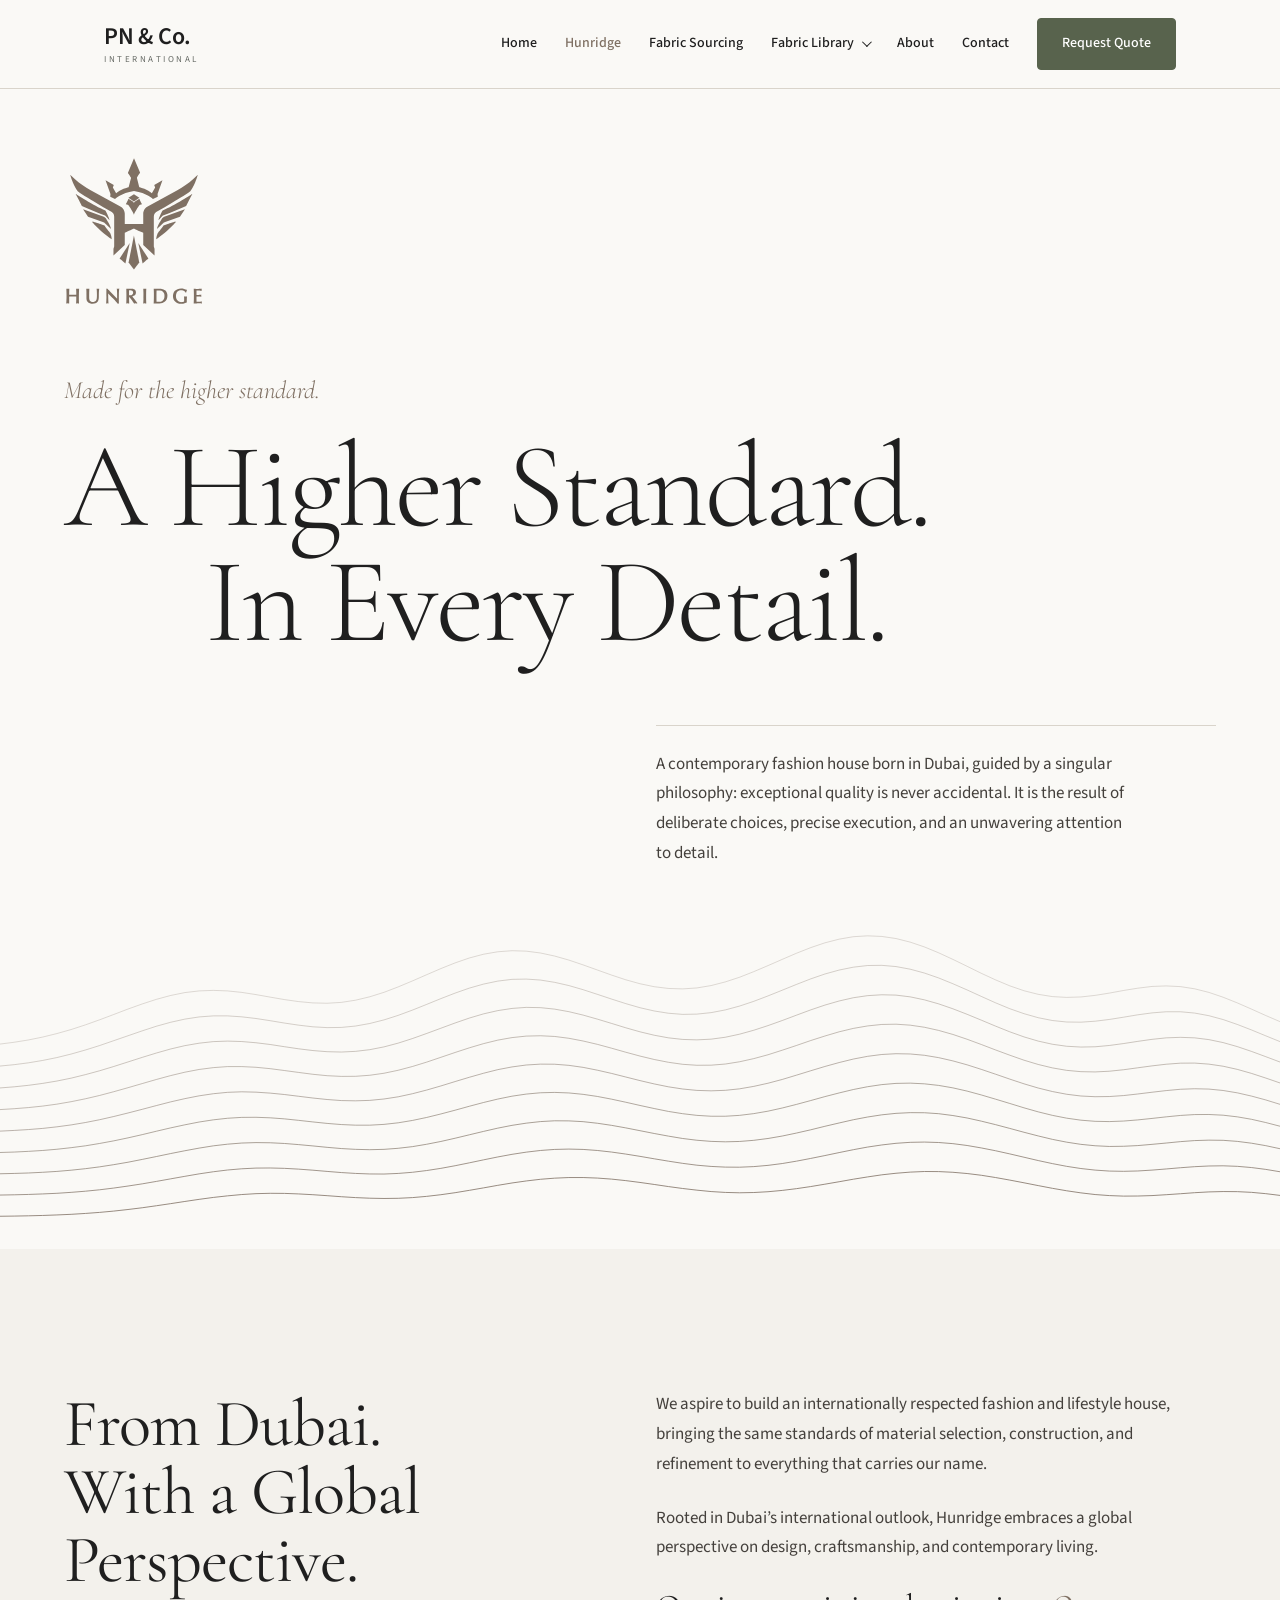
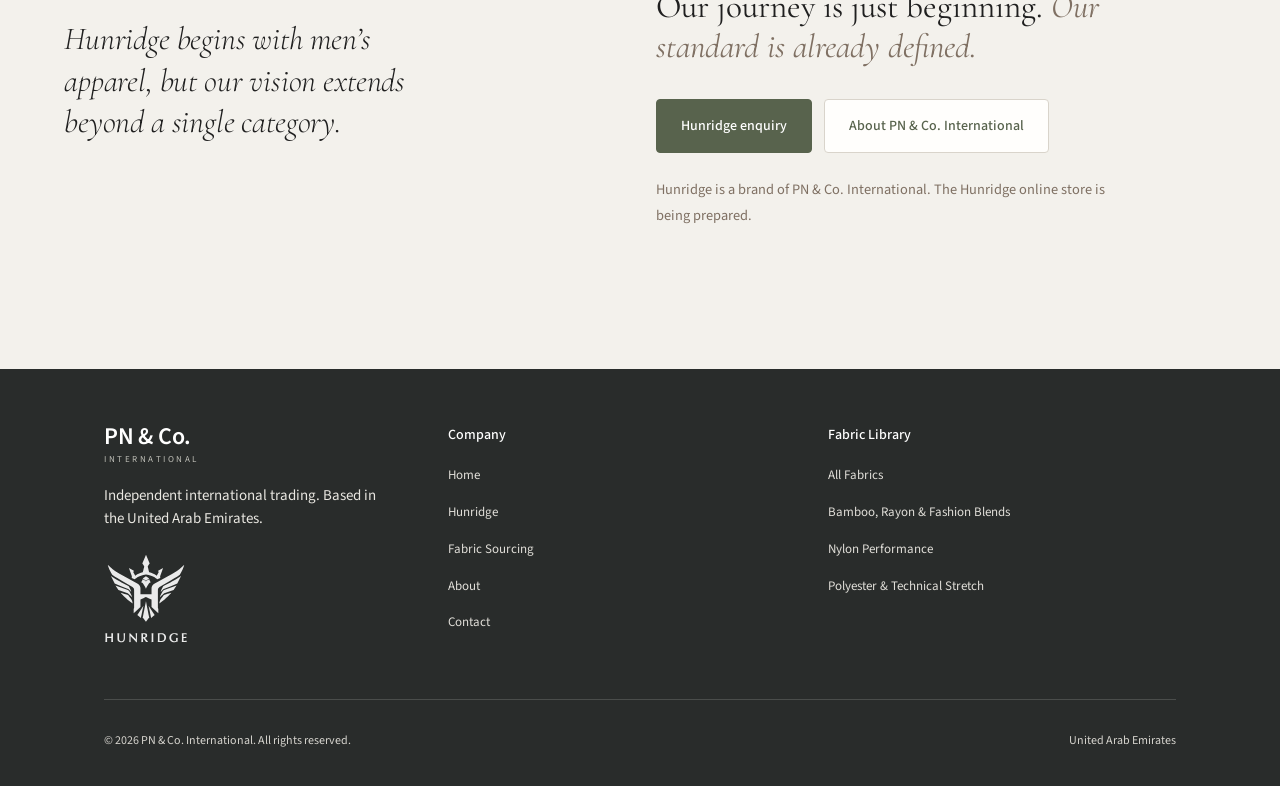
<file: hunridge.html>
<!doctype html>
<html lang="en">
<head>
<meta charset="utf-8"><meta name="robots" content="noindex,nofollow">
<meta name="viewport" content="width=device-width, initial-scale=1, viewport-fit=cover">
<title>Hunridge: Premium Apparel from Dubai</title>
<meta name="description" content="Hunridge is a premium apparel brand from Dubai, focused on quality and beginning with men’s apparel. A brand of PN &amp; Co. International.">
<link rel="canonical" href="https://www.example.com/hunridge.html">
<meta property="og:title" content="Hunridge: Premium Apparel from Dubai"><meta property="og:description" content="Hunridge is a premium apparel brand from Dubai, focused on quality and beginning with men’s apparel. A brand of PN &amp; Co. International."><meta property="og:type" content="website"><meta property="og:url" content="https://www.example.com/hunridge.html"><meta property="og:site_name" content="PN &amp; Co. International">
<meta property="og:image" content="https://www.example.com/images/og-image.png"><meta name="twitter:card" content="summary_large_image">
<link rel="icon" href="images/favicon.svg" type="image/svg+xml">
<script type="application/ld+json">{"@context": "https://schema.org", "@type": "WebPage", "name": "Hunridge", "about": {"@type": "Brand", "name": "Hunridge", "slogan": "Made for the higher standard."}, "publisher": {"@id": "https://www.example.com/#org"}}</script>
<script type="application/ld+json">{"@context": "https://schema.org", "@type": "BreadcrumbList", "itemListElement": [{"@type": "ListItem", "position": 1, "name": "Home", "item": "https://www.example.com/index.html"}, {"@type": "ListItem", "position": 2, "name": "Hunridge", "item": "https://www.example.com/hunridge.html"}]}</script>
<link rel="preconnect" href="https://fonts.googleapis.com"><link rel="preconnect" href="https://fonts.gstatic.com" crossorigin><link href="https://fonts.googleapis.com/css2?family=Source+Sans+3:wght@400;500;600&family=Cormorant+Garamond:ital,wght@0,300;0,400;0,500;1,300;1,400&display=swap" rel="stylesheet">
<link rel="stylesheet" href="styles.css">
</head>
<body>
<a class="skip" href="#main">Skip to content</a>
<header class="site"><div class="wrap narrow"><div class="bar">
<a class="logo" href="index.html" aria-label="PN &amp; Co. International home"><b>PN &amp; Co.</b><small>International</small></a>
<nav class="main" aria-label="Main"><a href="index.html">Home</a><a href="hunridge.html" class="active">Hunridge</a><a href="fabric-sourcing.html">Fabric Sourcing</a><div class="has-dd" id="dd"><button class="dd" type="button" aria-expanded="false" aria-haspopup="true">Fabric Library<span class="chev" aria-hidden="true"></span></button><div class="menu"><a href="fabric-library.html">All Fabrics</a><a href="bamboo-rayon.html">Bamboo, Rayon &amp; Fashion Blends</a><a href="nylon-performance.html">Nylon Performance</a><a href="polyester-technical-stretch.html">Polyester &amp; Technical Stretch</a></div></div><a href="about.html">About</a><a href="contact.html">Contact</a><a class="btn" href="contact.html#sourcing-request">Request Quote</a></nav>
<button class="burger" id="burger" type="button" aria-label="Open menu" aria-expanded="false"><span></span></button>
</div></div><div class="drawer" id="drawer"><a href="index.html">Home</a><a href="hunridge.html">Hunridge</a><a href="fabric-sourcing.html">Fabric Sourcing</a><a href="fabric-library.html">Fabric Library</a><div class="sub"><a href="bamboo-rayon.html">Bamboo, Rayon &amp; Fashion Blends</a><a href="nylon-performance.html">Nylon Performance</a><a href="polyester-technical-stretch.html">Polyester &amp; Technical Stretch</a></div><a href="about.html">About</a><a href="contact.html">Contact</a><a class="btn" href="contact.html#sourcing-request">Request Quote</a></div></header><main id="main"><div class="ed"><section class="hero compact" id="top"><div class="wrap"><img class="brandmark" src="images/logo-full.svg" alt="Hunridge" width="150" height="160"></div>
  <div class="wrap">
    <p class="tagline">Made for the higher standard.</p>
    <h1><span>A Higher Standard.</span> <span>In Every Detail.</span></h1>
    <div class="grid">
      <div class="hero-copy">
        <p>A contemporary fashion house born in Dubai, guided by a singular philosophy: exceptional quality is never accidental. It is the result of deliberate choices, precise execution, and an unwavering attention to detail.</p>
      </div>
    </div>
  </div>
  <svg class="ridge" viewBox="0 0 1440 380" preserveAspectRatio="none" aria-hidden="true" focusable="false"><g fill="none" stroke="currentColor" stroke-width="1" vector-effect="non-scaling-stroke"><path pathLength="1" d="M0 145.1 L16 143.0 L32 140.4 L48 137.1 L64 133.1 L80 128.5 L96 123.2 L112 117.4 L128 111.3 L144 105.1 L160 99.3 L176 94.0 L192 89.6 L208 86.3 L224 84.4 L240 83.8 L256 84.4 L272 86.1 L288 88.6 L304 91.5 L320 94.3 L336 96.6 L352 98.1 L368 98.5 L384 97.5 L400 95.0 L416 91.1 L432 86.0 L448 79.8 L464 73.0 L480 65.9 L496 58.9 L512 52.4 L528 46.8 L544 42.5 L560 39.7 L576 38.5 L592 39.0 L608 41.1 L624 44.6 L640 49.2 L656 54.7 L672 60.5 L688 66.3 L704 71.7 L720 76.2 L736 79.6 L752 81.6 L768 82.1 L784 81.0 L800 78.3 L816 74.1 L832 68.8 L848 62.4 L864 55.5 L880 48.4 L896 41.4 L912 35.0 L928 29.5 L944 25.3 L960 22.5 L976 21.5 L992 22.2 L1008 24.6 L1024 28.7 L1040 34.2 L1056 40.9 L1072 48.4 L1088 56.3 L1104 64.3 L1120 71.8 L1136 78.6 L1152 84.2 L1168 88.3 L1184 90.9 L1200 91.8 L1216 91.3 L1232 89.5 L1248 86.9 L1264 83.9 L1280 81.3 L1296 79.3 L1312 78.7 L1328 79.5 L1344 82.0 L1360 86.1 L1376 91.6 L1392 98.1 L1408 105.2 L1424 112.5 L1440 119.5" style="--i:0;opacity:0.28"/><path pathLength="1" d="M0 170.2 L16 168.6 L32 166.5 L48 163.8 L64 160.5 L80 156.5 L96 151.9 L112 146.8 L128 141.2 L144 135.6 L160 130.0 L176 124.7 L192 120.2 L208 116.6 L224 114.1 L240 112.9 L256 112.9 L272 114.0 L288 115.9 L304 118.4 L320 121.1 L336 123.5 L352 125.4 L368 126.3 L384 126.1 L400 124.5 L416 121.6 L432 117.5 L448 112.3 L464 106.3 L480 99.8 L496 93.2 L512 86.9 L528 81.2 L544 76.6 L560 73.2 L576 71.2 L592 70.9 L608 72.0 L624 74.6 L640 78.3 L656 83.0 L672 88.3 L688 93.7 L704 98.9 L720 103.6 L736 107.3 L752 109.9 L768 111.2 L784 110.9 L800 109.2 L816 106.1 L832 101.7 L848 96.3 L864 90.1 L880 83.6 L896 77.0 L912 70.7 L928 65.1 L944 60.6 L960 57.3 L976 55.4 L992 55.2 L1008 56.6 L1024 59.6 L1040 64.0 L1056 69.6 L1072 76.2 L1088 83.3 L1104 90.7 L1120 98.0 L1136 104.7 L1152 110.4 L1168 115.0 L1184 118.2 L1200 119.9 L1216 120.1 L1232 119.0 L1248 117.0 L1264 114.4 L1280 111.7 L1296 109.5 L1312 108.2 L1328 108.2 L1344 109.7 L1360 112.7 L1376 117.1 L1392 122.7 L1408 129.0 L1424 135.7 L1440 142.3" style="--i:1;opacity:0.36"/><path pathLength="1" d="M0 195.2 L16 193.9 L32 192.2 L48 190.0 L64 187.3 L80 184.0 L96 180.0 L112 175.6 L128 170.7 L144 165.5 L160 160.3 L176 155.3 L192 150.7 L208 146.9 L224 144.1 L240 142.3 L256 141.7 L272 142.2 L288 143.6 L304 145.6 L320 148.1 L336 150.5 L352 152.5 L368 153.8 L384 154.2 L400 153.4 L416 151.5 L432 148.3 L448 144.0 L464 138.8 L480 133.0 L496 127.0 L512 121.0 L528 115.4 L544 110.6 L560 106.9 L576 104.4 L592 103.2 L608 103.5 L624 105.2 L640 108.1 L656 112.0 L672 116.6 L688 121.5 L704 126.5 L720 131.1 L736 135.0 L752 138.0 L768 139.8 L784 140.3 L800 139.5 L816 137.3 L832 133.8 L848 129.3 L864 124.0 L880 118.2 L896 112.1 L912 106.1 L928 100.6 L944 95.9 L960 92.2 L976 89.8 L992 88.8 L1008 89.2 L1024 91.2 L1040 94.6 L1056 99.2 L1072 104.8 L1088 111.1 L1104 117.8 L1120 124.6 L1136 131.1 L1152 136.9 L1168 141.7 L1184 145.3 L1200 147.6 L1216 148.5 L1232 148.2 L1248 146.7 L1264 144.5 L1280 142.0 L1296 139.7 L1312 138.0 L1328 137.4 L1344 138.0 L1360 140.0 L1376 143.4 L1392 148.0 L1408 153.5 L1424 159.5 L1440 165.6" style="--i:2;opacity:0.44"/><path pathLength="1" d="M0 219.9 L16 218.9 L32 217.6 L48 215.9 L64 213.7 L80 210.9 L96 207.6 L112 203.8 L128 199.5 L144 194.9 L160 190.2 L176 185.5 L192 181.1 L208 177.2 L224 174.1 L240 172.0 L256 170.8 L272 170.8 L288 171.6 L304 173.2 L320 175.3 L336 177.5 L352 179.6 L368 181.2 L384 182.0 L400 181.9 L416 180.7 L432 178.4 L448 175.0 L464 170.7 L480 165.7 L496 160.2 L512 154.7 L528 149.4 L544 144.6 L560 140.6 L576 137.7 L592 136.0 L608 135.6 L624 136.4 L640 138.5 L656 141.6 L672 145.4 L688 149.8 L704 154.4 L720 158.8 L736 162.7 L752 165.9 L768 168.2 L784 169.3 L800 169.2 L816 167.9 L832 165.3 L848 161.7 L864 157.3 L880 152.1 L896 146.7 L912 141.1 L928 135.9 L944 131.1 L960 127.2 L976 124.4 L992 122.7 L1008 122.4 L1024 123.5 L1040 125.9 L1056 129.5 L1072 134.1 L1088 139.6 L1104 145.6 L1120 151.8 L1136 157.8 L1152 163.5 L1168 168.4 L1184 172.3 L1200 175.1 L1216 176.6 L1232 176.9 L1248 176.1 L1264 174.4 L1280 172.2 L1296 170.0 L1312 168.1 L1328 166.9 L1344 166.8 L1360 168.0 L1376 170.4 L1392 174.0 L1408 178.6 L1424 183.9 L1440 189.5" style="--i:3;opacity:0.51"/><path pathLength="1" d="M0 244.5 L16 243.7 L32 242.7 L48 241.4 L64 239.6 L80 237.4 L96 234.7 L112 231.5 L128 227.8 L144 223.8 L160 219.6 L176 215.3 L192 211.1 L208 207.4 L224 204.2 L240 201.8 L256 200.2 L272 199.6 L288 200.0 L304 201.1 L320 202.7 L336 204.7 L352 206.7 L368 208.4 L384 209.6 L400 209.9 L416 209.4 L432 207.8 L448 205.3 L464 201.8 L480 197.6 L496 192.9 L512 187.9 L528 183.0 L544 178.4 L560 174.3 L576 171.2 L592 169.0 L608 168.0 L624 168.1 L640 169.4 L656 171.7 L672 174.9 L688 178.6 L704 182.7 L720 186.8 L736 190.6 L752 193.9 L768 196.4 L784 198.0 L800 198.5 L816 197.9 L832 196.2 L848 193.4 L864 189.8 L880 185.5 L896 180.6 L912 175.6 L928 170.7 L944 166.2 L960 162.2 L976 159.1 L992 157.0 L1008 156.1 L1024 156.4 L1040 157.9 L1056 160.6 L1072 164.3 L1088 168.8 L1104 174.0 L1120 179.5 L1136 185.1 L1152 190.5 L1168 195.3 L1184 199.3 L1200 202.4 L1216 204.4 L1232 205.2 L1248 205.0 L1264 203.9 L1280 202.1 L1296 200.1 L1312 198.2 L1328 196.7 L1344 196.1 L1360 196.5 L1376 198.1 L1392 200.8 L1408 204.5 L1424 208.9 L1440 213.9" style="--i:4;opacity:0.59"/><path pathLength="1" d="M0 268.9 L16 268.4 L32 267.6 L48 266.6 L64 265.2 L80 263.4 L96 261.3 L112 258.6 L128 255.6 L144 252.2 L160 248.5 L176 244.6 L192 240.8 L208 237.3 L224 234.1 L240 231.6 L256 229.8 L272 228.8 L288 228.7 L304 229.3 L320 230.5 L336 232.2 L352 234.0 L368 235.7 L384 237.0 L400 237.7 L416 237.7 L432 236.8 L448 235.0 L464 232.3 L480 228.9 L496 224.9 L512 220.6 L528 216.1 L544 211.8 L560 207.9 L576 204.6 L592 202.2 L608 200.7 L624 200.3 L640 200.9 L656 202.5 L672 204.9 L688 208.0 L704 211.5 L720 215.2 L736 218.7 L752 222.0 L768 224.6 L784 226.5 L800 227.5 L816 227.5 L832 226.5 L848 224.5 L864 221.7 L880 218.1 L896 214.0 L912 209.6 L928 205.1 L944 200.9 L960 197.0 L976 193.8 L992 191.4 L1008 190.0 L1024 189.7 L1040 190.5 L1056 192.3 L1072 195.1 L1088 198.8 L1104 203.2 L1120 208.0 L1136 212.9 L1152 217.9 L1168 222.5 L1184 226.5 L1200 229.7 L1216 232.0 L1232 233.3 L1248 233.6 L1264 233.0 L1280 231.7 L1296 230.0 L1312 228.2 L1328 226.6 L1344 225.6 L1360 225.5 L1376 226.3 L1392 228.2 L1408 231.0 L1424 234.7 L1440 238.9" style="--i:5;opacity:0.67"/><path pathLength="1" d="M0 293.2 L16 292.8 L32 292.3 L48 291.5 L64 290.5 L80 289.1 L96 287.4 L112 285.3 L128 282.8 L144 280.0 L160 276.8 L176 273.5 L192 270.1 L208 266.9 L224 263.9 L240 261.3 L256 259.4 L272 258.1 L288 257.6 L304 257.8 L320 258.6 L336 259.9 L352 261.4 L368 263.0 L384 264.4 L400 265.3 L416 265.7 L432 265.3 L448 264.1 L464 262.2 L480 259.5 L496 256.3 L512 252.6 L528 248.7 L544 244.8 L560 241.1 L576 237.9 L592 235.4 L608 233.6 L624 232.7 L640 232.8 L656 233.7 L672 235.5 L688 237.9 L704 240.8 L720 244.0 L736 247.2 L752 250.2 L768 252.9 L784 254.9 L800 256.2 L816 256.7 L832 256.3 L848 255.0 L864 252.9 L880 250.1 L896 246.7 L912 243.0 L928 239.0 L944 235.2 L960 231.5 L976 228.4 L992 225.9 L1008 224.2 L1024 223.4 L1040 223.5 L1056 224.6 L1072 226.7 L1088 229.5 L1104 233.1 L1120 237.1 L1136 241.4 L1152 245.8 L1168 250.0 L1184 253.9 L1200 257.1 L1216 259.6 L1232 261.2 L1248 262.0 L1264 261.8 L1280 261.0 L1296 259.6 L1312 258.1 L1328 256.5 L1344 255.3 L1360 254.8 L1376 255.0 L1392 256.2 L1408 258.3 L1424 261.1 L1440 264.6" style="--i:6;opacity:0.74"/><path pathLength="1" d="M0 317.5 L16 317.2 L32 316.8 L48 316.2 L64 315.5 L80 314.4 L96 313.1 L112 311.5 L128 309.5 L144 307.2 L160 304.7 L176 301.9 L192 299.0 L208 296.1 L224 293.3 L240 290.9 L256 288.9 L272 287.5 L288 286.7 L304 286.6 L320 287.0 L336 287.9 L352 289.1 L368 290.5 L384 291.8 L400 292.8 L416 293.4 L432 293.5 L448 292.8 L464 291.5 L480 289.5 L496 287.0 L512 284.0 L528 280.7 L544 277.3 L560 274.0 L576 271.0 L592 268.5 L608 266.6 L624 265.4 L640 265.0 L656 265.4 L672 266.6 L688 268.4 L704 270.7 L720 273.3 L736 276.1 L752 278.8 L768 281.3 L784 283.4 L800 284.8 L816 285.6 L832 285.7 L848 285.0 L864 283.6 L880 281.5 L896 278.8 L912 275.7 L928 272.4 L944 269.0 L960 265.7 L976 262.7 L992 260.3 L1008 258.4 L1024 257.3 L1040 257.0 L1056 257.5 L1072 258.8 L1088 260.9 L1104 263.7 L1120 266.9 L1136 270.5 L1152 274.3 L1168 278.1 L1184 281.6 L1200 284.7 L1216 287.2 L1232 289.0 L1248 290.1 L1264 290.4 L1280 290.0 L1296 289.0 L1312 287.7 L1328 286.3 L1344 285.1 L1360 284.3 L1376 284.1 L1392 284.7 L1408 286.1 L1424 288.2 L1440 290.9" style="--i:7;opacity:0.82"/><path pathLength="1" d="M0 341.7 L16 341.5 L32 341.2 L48 340.8 L64 340.2 L80 339.5 L96 338.5 L112 337.3 L128 335.8 L144 334.0 L160 332.0 L176 329.7 L192 327.3 L208 324.8 L224 322.4 L240 320.2 L256 318.4 L272 316.9 L288 315.9 L304 315.5 L320 315.6 L336 316.2 L352 317.1 L368 318.2 L384 319.4 L400 320.4 L416 321.1 L432 321.4 L448 321.2 L464 320.4 L480 319.0 L496 317.1 L512 314.8 L528 312.1 L544 309.3 L560 306.4 L576 303.7 L592 301.4 L608 299.5 L624 298.2 L640 297.5 L656 297.5 L672 298.1 L688 299.3 L704 301.0 L720 303.1 L736 305.4 L752 307.8 L768 310.0 L784 311.9 L800 313.5 L816 314.5 L832 314.9 L848 314.6 L864 313.7 L880 312.2 L896 310.2 L912 307.8 L928 305.1 L944 302.3 L960 299.4 L976 296.8 L992 294.4 L1008 292.6 L1024 291.3 L1040 290.6 L1056 290.7 L1072 291.5 L1088 292.9 L1104 294.9 L1120 297.5 L1136 300.4 L1152 303.5 L1168 306.7 L1184 309.8 L1200 312.6 L1216 315.0 L1232 316.9 L1248 318.1 L1264 318.7 L1280 318.6 L1296 318.1 L1312 317.1 L1328 316.0 L1344 314.8 L1360 313.9 L1376 313.5 L1392 313.6 L1408 314.4 L1424 315.9 L1440 317.9" style="--i:8;opacity:0.90"/></g></svg>
</section>
<section class="band band-stone" aria-labelledby="h-glob"><div class="wrap"><div class="grid">
<div class="pts-head"><h2 id="h-glob">From Dubai. With a Global Perspective.</h2><p class="lead">Hunridge begins with men’s apparel, but our vision extends beyond a single category.</p></div>
<div class="pts-text"><p>We aspire to build an internationally respected fashion and lifestyle house, bringing the same standards of material selection, construction, and refinement to everything that carries our name.</p>
<p>Rooted in Dubai’s international outlook, Hunridge embraces a global perspective on design, craftsmanship, and contemporary living.</p>
<p class="serif-close">Our journey is just beginning. <em>Our standard is already defined.</em></p>
<div class="actions"><a class="btn" href="contact.html#hunridge-enquiry">Hunridge enquiry</a><a class="btn ghost" href="about.html">About PN &amp; Co. International</a></div><p class="note">Hunridge is a brand of PN &amp; Co. International. The Hunridge online store is being prepared.</p></div>
</div></div></section></div></main><footer class="site"><div class="wrap narrow"><div class="foot">
<div><a class="logo" href="index.html"><b>PN &amp; Co.</b><small>International</small></a><p class="about">Independent international trading. Based in the United Arab Emirates.</p><a class="foot-brand" href="hunridge.html" aria-label="Hunridge"><img src="images/logo-full-white.svg" alt="Hunridge" width="96" height="102" loading="lazy"></a></div>
<div><h4>Company</h4><ul><li><a href="index.html">Home</a></li><li><a href="hunridge.html">Hunridge</a></li><li><a href="fabric-sourcing.html">Fabric Sourcing</a></li><li><a href="about.html">About</a></li><li><a href="contact.html">Contact</a></li></ul></div>
<div><h4>Fabric Library</h4><ul><li><a href="fabric-library.html">All Fabrics</a></li><li><a href="bamboo-rayon.html">Bamboo, Rayon &amp; Fashion Blends</a></li><li><a href="nylon-performance.html">Nylon Performance</a></li><li><a href="polyester-technical-stretch.html">Polyester &amp; Technical Stretch</a></li></ul></div>
</div><div class="legal"><span>© 2026 PN &amp; Co. International. All rights reserved.</span><span>United Arab Emirates</span></div></div></footer><script>
(function(){
var dd=document.getElementById('dd'),btn=dd&&dd.querySelector('button');
function close(){if(dd){dd.classList.remove('open');btn.setAttribute('aria-expanded','false');}}
if(btn){btn.addEventListener('click',function(e){e.stopPropagation();var o=dd.classList.toggle('open');btn.setAttribute('aria-expanded',o);});
document.addEventListener('click',function(e){if(!dd.contains(e.target))close();});
document.addEventListener('keydown',function(e){if(e.key==='Escape')close();});}
var b=document.getElementById('burger'),d=document.getElementById('drawer');
b.addEventListener('click',function(){var o=d.classList.toggle('open');b.setAttribute('aria-expanded',o);});
})();
</script>
</body>
</html>
</file>
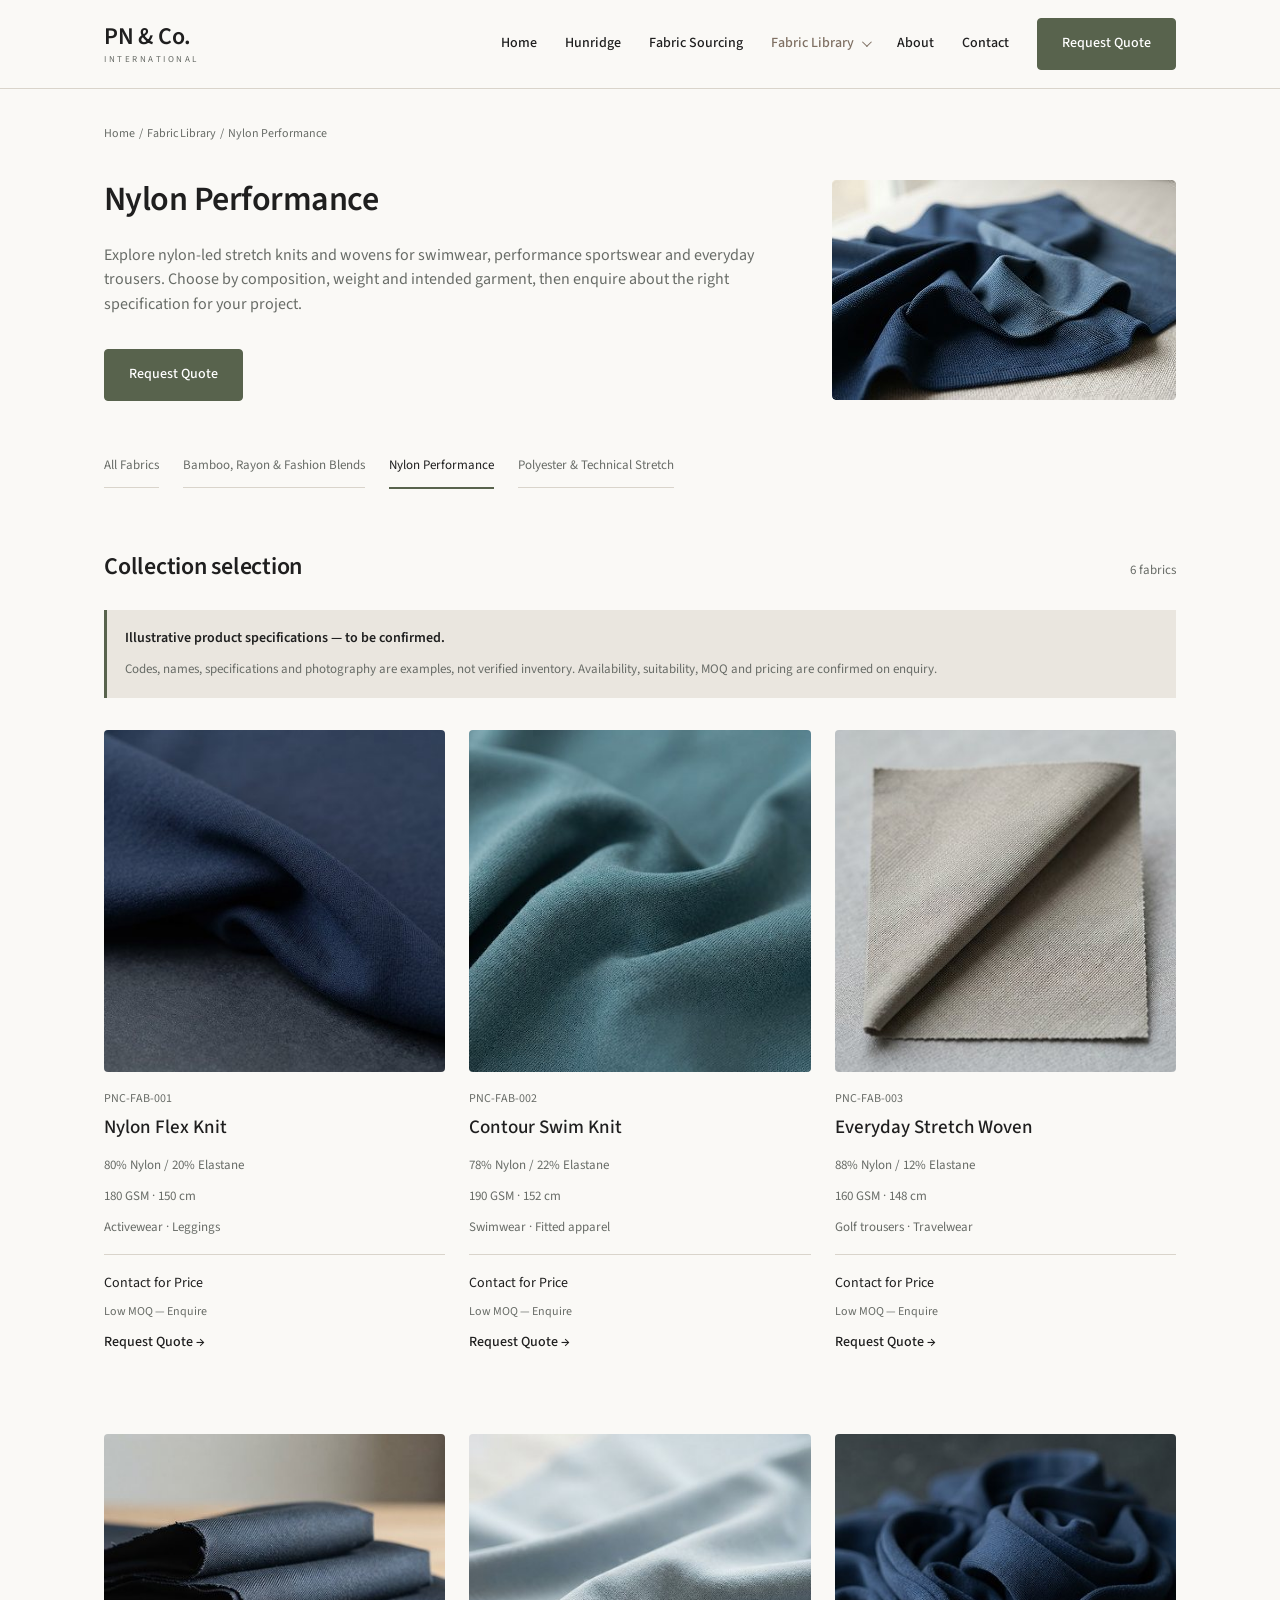
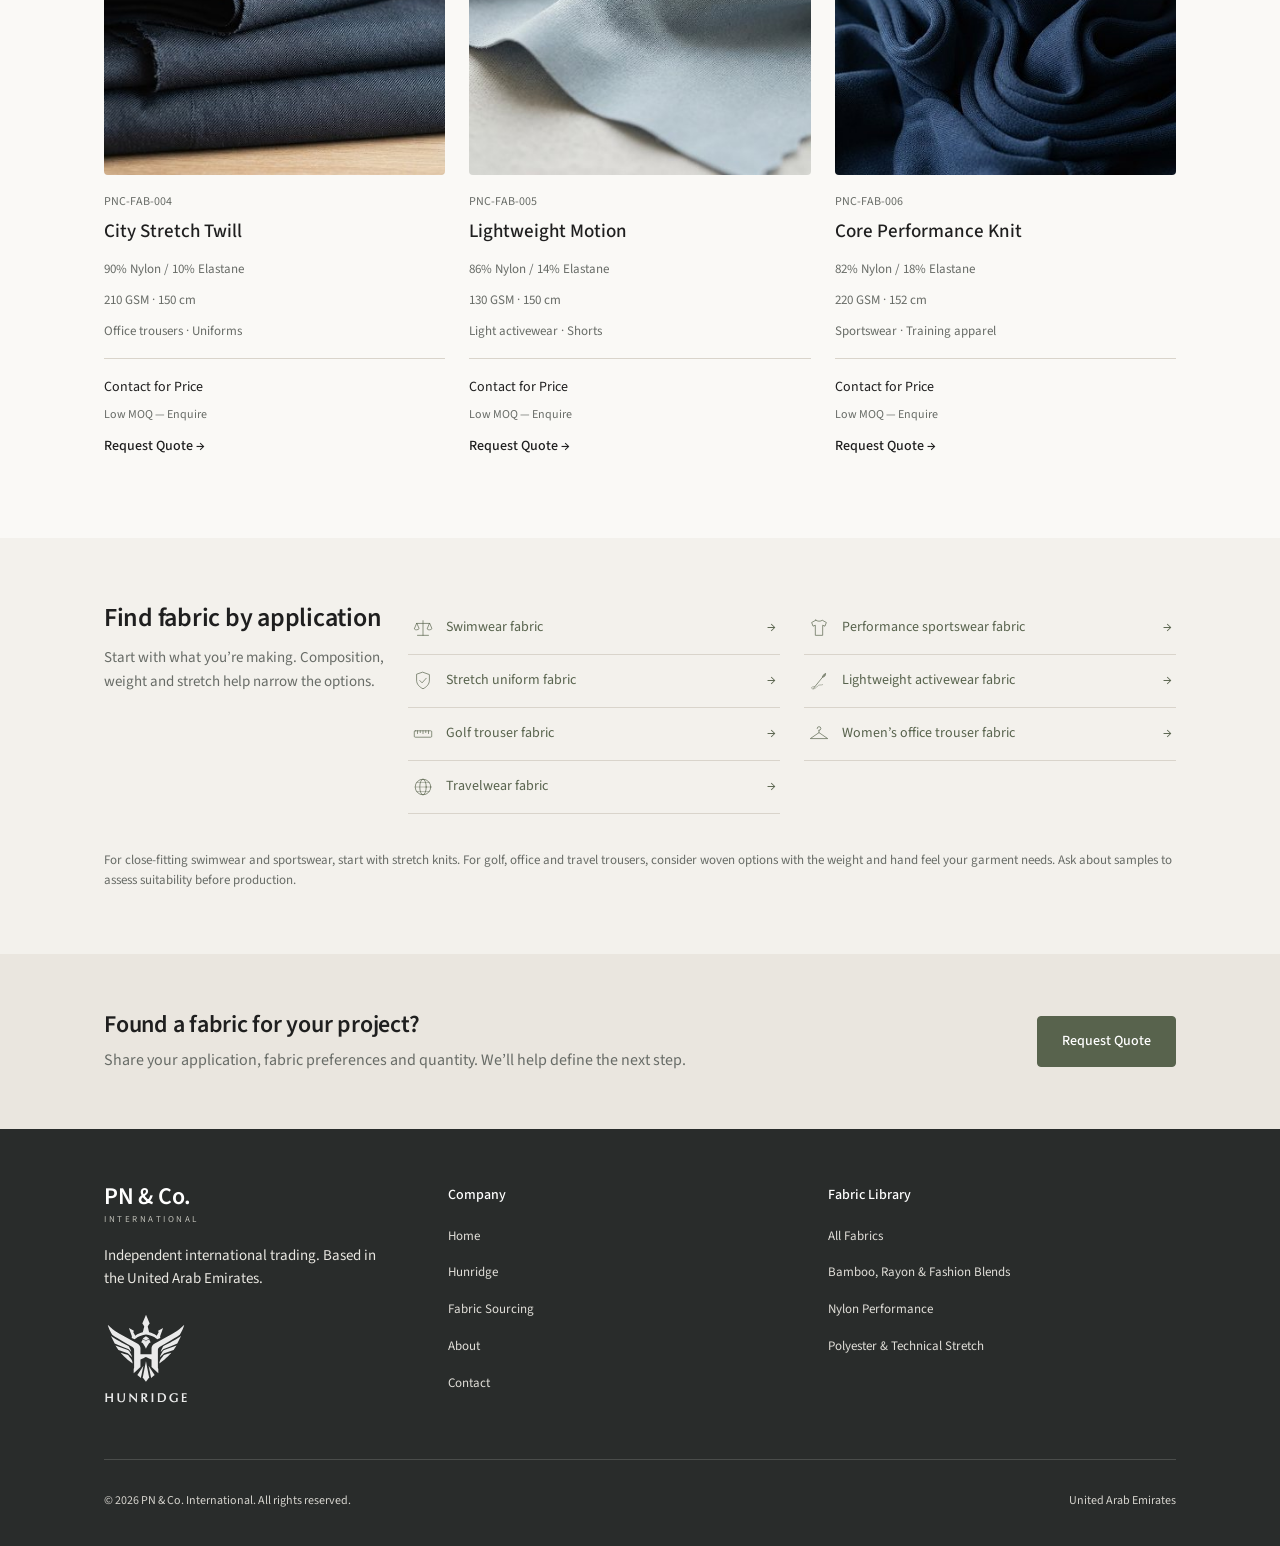
<file: nylon-performance.html>
<!doctype html>
<html lang="en">
<head>
<meta charset="utf-8"><meta name="robots" content="noindex,nofollow">
<meta name="viewport" content="width=device-width, initial-scale=1, viewport-fit=cover">
<title>Nylon Performance Fabrics for Activewear and Trousers</title>
<meta name="description" content="Nylon-led stretch knits and wovens for swimwear, performance sportswear and everyday trousers. Choose by composition, weight and garment, then enquire.">
<link rel="canonical" href="https://www.example.com/nylon-performance.html">
<meta property="og:title" content="Nylon Performance Fabrics for Activewear and Trousers"><meta property="og:description" content="Nylon-led stretch knits and wovens for swimwear, performance sportswear and everyday trousers. Choose by composition, weight and garment, then enquire."><meta property="og:type" content="website"><meta property="og:url" content="https://www.example.com/nylon-performance.html"><meta property="og:site_name" content="PN &amp; Co. International">
<meta property="og:image" content="https://www.example.com/images/og-image.png"><meta name="twitter:card" content="summary_large_image">
<link rel="icon" href="images/favicon.svg" type="image/svg+xml">
<script type="application/ld+json">{"@context": "https://schema.org", "@type": "BreadcrumbList", "itemListElement": [{"@type": "ListItem", "position": 1, "name": "Home", "item": "https://www.example.com/index.html"}, {"@type": "ListItem", "position": 2, "name": "Fabric Library", "item": "https://www.example.com/fabric-library.html"}, {"@type": "ListItem", "position": 3, "name": "Nylon Performance", "item": "https://www.example.com/nylon-performance.html"}]}</script>
<link rel="preconnect" href="https://fonts.googleapis.com"><link rel="preconnect" href="https://fonts.gstatic.com" crossorigin><link href="https://fonts.googleapis.com/css2?family=Source+Sans+3:wght@400;500;600&family=Cormorant+Garamond:ital,wght@0,300;0,400;0,500;1,300;1,400&display=swap" rel="stylesheet">
<link rel="stylesheet" href="styles.css">
</head>
<body>
<a class="skip" href="#main">Skip to content</a>
<header class="site"><div class="wrap narrow"><div class="bar">
<a class="logo" href="index.html" aria-label="PN &amp; Co. International home"><b>PN &amp; Co.</b><small>International</small></a>
<nav class="main" aria-label="Main"><a href="index.html">Home</a><a href="hunridge.html">Hunridge</a><a href="fabric-sourcing.html">Fabric Sourcing</a><div class="has-dd" id="dd"><button class="dd active" type="button" aria-expanded="false" aria-haspopup="true">Fabric Library<span class="chev" aria-hidden="true"></span></button><div class="menu"><a href="fabric-library.html">All Fabrics</a><a href="bamboo-rayon.html">Bamboo, Rayon &amp; Fashion Blends</a><a href="nylon-performance.html">Nylon Performance</a><a href="polyester-technical-stretch.html">Polyester &amp; Technical Stretch</a></div></div><a href="about.html">About</a><a href="contact.html">Contact</a><a class="btn" href="contact.html#sourcing-request">Request Quote</a></nav>
<button class="burger" id="burger" type="button" aria-label="Open menu" aria-expanded="false"><span></span></button>
</div></div><div class="drawer" id="drawer"><a href="index.html">Home</a><a href="hunridge.html">Hunridge</a><a href="fabric-sourcing.html">Fabric Sourcing</a><a href="fabric-library.html">Fabric Library</a><div class="sub"><a href="bamboo-rayon.html">Bamboo, Rayon &amp; Fashion Blends</a><a href="nylon-performance.html">Nylon Performance</a><a href="polyester-technical-stretch.html">Polyester &amp; Technical Stretch</a></div><a href="about.html">About</a><a href="contact.html">Contact</a><a class="btn" href="contact.html#sourcing-request">Request Quote</a></div></header><main id="main"><div class="wrap narrow"><p class="crumbs"><a href="index.html">Home</a> &nbsp;/&nbsp; <a href="fabric-library.html">Fabric Library</a> &nbsp;/&nbsp; Nylon Performance</p><div class="coll-hero"><div class="copy"><h1>Nylon Performance</h1><p>Explore nylon-led stretch knits and wovens for swimwear, performance sportswear and everyday trousers. Choose by composition, weight and intended garment, then enquire about the right specification for your project.</p><a class="btn" href="contact.html#sourcing-request">Request Quote</a></div><img class="rounded" src="images/nylon-hero.jpg" alt="Navy nylon performance fabric"></div><div class="tabs" role="navigation" aria-label="Collections"><a href="fabric-library.html">All Fabrics</a><a href="bamboo-rayon.html">Bamboo, Rayon &amp; Fashion Blends</a><a href="nylon-performance.html" class="on" aria-current="page">Nylon Performance</a><a href="polyester-technical-stretch.html">Polyester &amp; Technical Stretch</a></div>
<div class="sel-head"><h2>Collection selection</h2><span class="small">6 fabrics</span></div>
<div class="notice"><b>Illustrative product specifications — to be confirmed.</b><span>Codes, names, specifications and photography are examples, not verified inventory. Availability, suitability, MOQ and pricing are confirmed on enquiry.</span></div>
<div class="cards"><article class="card"><img class="rounded" src="images/fabric-1.jpg" alt="Nylon Flex Knit fabric swatch" loading="lazy"><p class="code">PNC-FAB-001</p><h3>Nylon Flex Knit</h3><div class="spec"><span>80% Nylon / 20% Elastane</span><span>180 GSM · 150 cm</span><span>Activewear · Leggings</span></div><div class="buy"><p class="p">Contact for Price</p><p class="m">Low MOQ — Enquire</p><a href="contact.html#ref-PNC-FAB-001">Request Quote →</a></div></article><article class="card"><img class="rounded" src="images/fabric-2.jpg" alt="Contour Swim Knit fabric swatch" loading="lazy"><p class="code">PNC-FAB-002</p><h3>Contour Swim Knit</h3><div class="spec"><span>78% Nylon / 22% Elastane</span><span>190 GSM · 152 cm</span><span>Swimwear · Fitted apparel</span></div><div class="buy"><p class="p">Contact for Price</p><p class="m">Low MOQ — Enquire</p><a href="contact.html#ref-PNC-FAB-002">Request Quote →</a></div></article><article class="card"><img class="rounded" src="images/fabric-3.jpg" alt="Everyday Stretch Woven fabric swatch" loading="lazy"><p class="code">PNC-FAB-003</p><h3>Everyday Stretch Woven</h3><div class="spec"><span>88% Nylon / 12% Elastane</span><span>160 GSM · 148 cm</span><span>Golf trousers · Travelwear</span></div><div class="buy"><p class="p">Contact for Price</p><p class="m">Low MOQ — Enquire</p><a href="contact.html#ref-PNC-FAB-003">Request Quote →</a></div></article><article class="card"><img class="rounded" src="images/fabric-4.jpg" alt="City Stretch Twill fabric swatch" loading="lazy"><p class="code">PNC-FAB-004</p><h3>City Stretch Twill</h3><div class="spec"><span>90% Nylon / 10% Elastane</span><span>210 GSM · 150 cm</span><span>Office trousers · Uniforms</span></div><div class="buy"><p class="p">Contact for Price</p><p class="m">Low MOQ — Enquire</p><a href="contact.html#ref-PNC-FAB-004">Request Quote →</a></div></article><article class="card"><img class="rounded" src="images/fabric-5.jpg" alt="Lightweight Motion fabric swatch" loading="lazy"><p class="code">PNC-FAB-005</p><h3>Lightweight Motion</h3><div class="spec"><span>86% Nylon / 14% Elastane</span><span>130 GSM · 150 cm</span><span>Light activewear · Shorts</span></div><div class="buy"><p class="p">Contact for Price</p><p class="m">Low MOQ — Enquire</p><a href="contact.html#ref-PNC-FAB-005">Request Quote →</a></div></article><article class="card"><img class="rounded" src="images/fabric-6.jpg" alt="Core Performance Knit fabric swatch" loading="lazy"><p class="code">PNC-FAB-006</p><h3>Core Performance Knit</h3><div class="spec"><span>82% Nylon / 18% Elastane</span><span>220 GSM · 152 cm</span><span>Sportswear · Training apparel</span></div><div class="buy"><p class="p">Contact for Price</p><p class="m">Low MOQ — Enquire</p><a href="contact.html#ref-PNC-FAB-006">Request Quote →</a></div></article></div></div>
<section class="corp-band surface" style="padding:64px 0;margin-top:24px"><div class="wrap narrow"><div class="apps"><div><h2>Find fabric by application</h2><p class="lead" style="font-size:15px;max-width:290px">Start with what you’re making. Composition, weight and stretch help narrow the options.</p></div><div class="list"><a href="nylon-performance.html"><svg class="ico" viewBox="0 0 48 48" fill="none" stroke="currentColor" stroke-width="1.5" stroke-linecap="round" stroke-linejoin="round" aria-hidden="true" focusable="false"><path d="M24 8v32M12 40h24M10 14h28"/><path d="m10 14-5 12a6 5 0 0 0 10 0Zm28 0-5 12a6 5 0 0 0 10 0Z"/></svg>Swimwear fabric <span aria-hidden="true">→</span></a><a href="nylon-performance.html"><svg class="ico" viewBox="0 0 48 48" fill="none" stroke="currentColor" stroke-width="1.5" stroke-linecap="round" stroke-linejoin="round" aria-hidden="true" focusable="false"><path d="M17 7 8 12l3 8 5-2v22h16V18l5 2 3-8-9-5c-2 3-12 3-14 0Z"/></svg>Performance sportswear fabric <span aria-hidden="true">→</span></a><a href="polyester-technical-stretch.html"><svg class="ico" viewBox="0 0 48 48" fill="none" stroke="currentColor" stroke-width="1.5" stroke-linecap="round" stroke-linejoin="round" aria-hidden="true" focusable="false"><path d="M24 5 38 10v12c0 9-6 15-14 19C16 37 10 31 10 22V10Z"/><path d="m17 23 5 5 9-10"/></svg>Stretch uniform fabric <span aria-hidden="true">→</span></a><a href="nylon-performance.html"><svg class="ico" viewBox="0 0 48 48" fill="none" stroke="currentColor" stroke-width="1.5" stroke-linecap="round" stroke-linejoin="round" aria-hidden="true" focusable="false"><path d="M38 8 12 40"/><ellipse cx="35" cy="12" rx="1.6" ry="5" transform="rotate(38 35 12)"/><path d="M14 36c-6 0-8 3-5 5s9-2 12-6 7-1 11-3" stroke-opacity=".6"/></svg>Lightweight activewear fabric <span aria-hidden="true">→</span></a><a href="polyester-technical-stretch.html"><svg class="ico" viewBox="0 0 48 48" fill="none" stroke="currentColor" stroke-width="1.5" stroke-linecap="round" stroke-linejoin="round" aria-hidden="true" focusable="false"><rect x="5" y="17" width="38" height="14" rx="2"/><path d="M12 17v6M18 17v4M24 17v6M30 17v4M36 17v6"/></svg>Golf trouser fabric <span aria-hidden="true">→</span></a><a href="polyester-technical-stretch.html"><svg class="ico" viewBox="0 0 48 48" fill="none" stroke="currentColor" stroke-width="1.5" stroke-linecap="round" stroke-linejoin="round" aria-hidden="true" focusable="false"><path d="M24 16a4 4 0 1 0-4-4"/><path d="M24 16v5L5 34h38L24 21"/></svg>Women’s office trouser fabric <span aria-hidden="true">→</span></a><a href="polyester-technical-stretch.html"><svg class="ico" viewBox="0 0 48 48" fill="none" stroke="currentColor" stroke-width="1.5" stroke-linecap="round" stroke-linejoin="round" aria-hidden="true" focusable="false"><circle cx="24" cy="24" r="17"/><ellipse cx="24" cy="24" rx="7" ry="17"/><path d="M7 24h34M10 14h28M10 34h28" stroke-opacity=".6"/></svg>Travelwear fabric <span aria-hidden="true">→</span></a></div></div><p class="help">For close-fitting swimwear and sportswear, start with stretch knits. For golf, office and travel trousers, consider woven options with the weight and hand feel your garment needs. Ask about samples to assess suitability before production.</p></div></section>
<section class="corp-band beige" style="padding:56px 0"><div class="wrap narrow cta"><div><h2>Found a fabric for your project?</h2><p>Share your application, fabric preferences and quantity. We’ll help define the next step.</p></div><a class="btn" href="contact.html#sourcing-request">Request Quote</a></div></section></main><footer class="site"><div class="wrap narrow"><div class="foot">
<div><a class="logo" href="index.html"><b>PN &amp; Co.</b><small>International</small></a><p class="about">Independent international trading. Based in the United Arab Emirates.</p><a class="foot-brand" href="hunridge.html" aria-label="Hunridge"><img src="images/logo-full-white.svg" alt="Hunridge" width="96" height="102" loading="lazy"></a></div>
<div><h4>Company</h4><ul><li><a href="index.html">Home</a></li><li><a href="hunridge.html">Hunridge</a></li><li><a href="fabric-sourcing.html">Fabric Sourcing</a></li><li><a href="about.html">About</a></li><li><a href="contact.html">Contact</a></li></ul></div>
<div><h4>Fabric Library</h4><ul><li><a href="fabric-library.html">All Fabrics</a></li><li><a href="bamboo-rayon.html">Bamboo, Rayon &amp; Fashion Blends</a></li><li><a href="nylon-performance.html">Nylon Performance</a></li><li><a href="polyester-technical-stretch.html">Polyester &amp; Technical Stretch</a></li></ul></div>
</div><div class="legal"><span>© 2026 PN &amp; Co. International. All rights reserved.</span><span>United Arab Emirates</span></div></div></footer><script>
(function(){
var dd=document.getElementById('dd'),btn=dd&&dd.querySelector('button');
function close(){if(dd){dd.classList.remove('open');btn.setAttribute('aria-expanded','false');}}
if(btn){btn.addEventListener('click',function(e){e.stopPropagation();var o=dd.classList.toggle('open');btn.setAttribute('aria-expanded',o);});
document.addEventListener('click',function(e){if(!dd.contains(e.target))close();});
document.addEventListener('keydown',function(e){if(e.key==='Escape')close();});}
var b=document.getElementById('burger'),d=document.getElementById('drawer');
b.addEventListener('click',function(){var o=d.classList.toggle('open');b.setAttribute('aria-expanded',o);});
})();
</script>
</body>
</html>
</file>
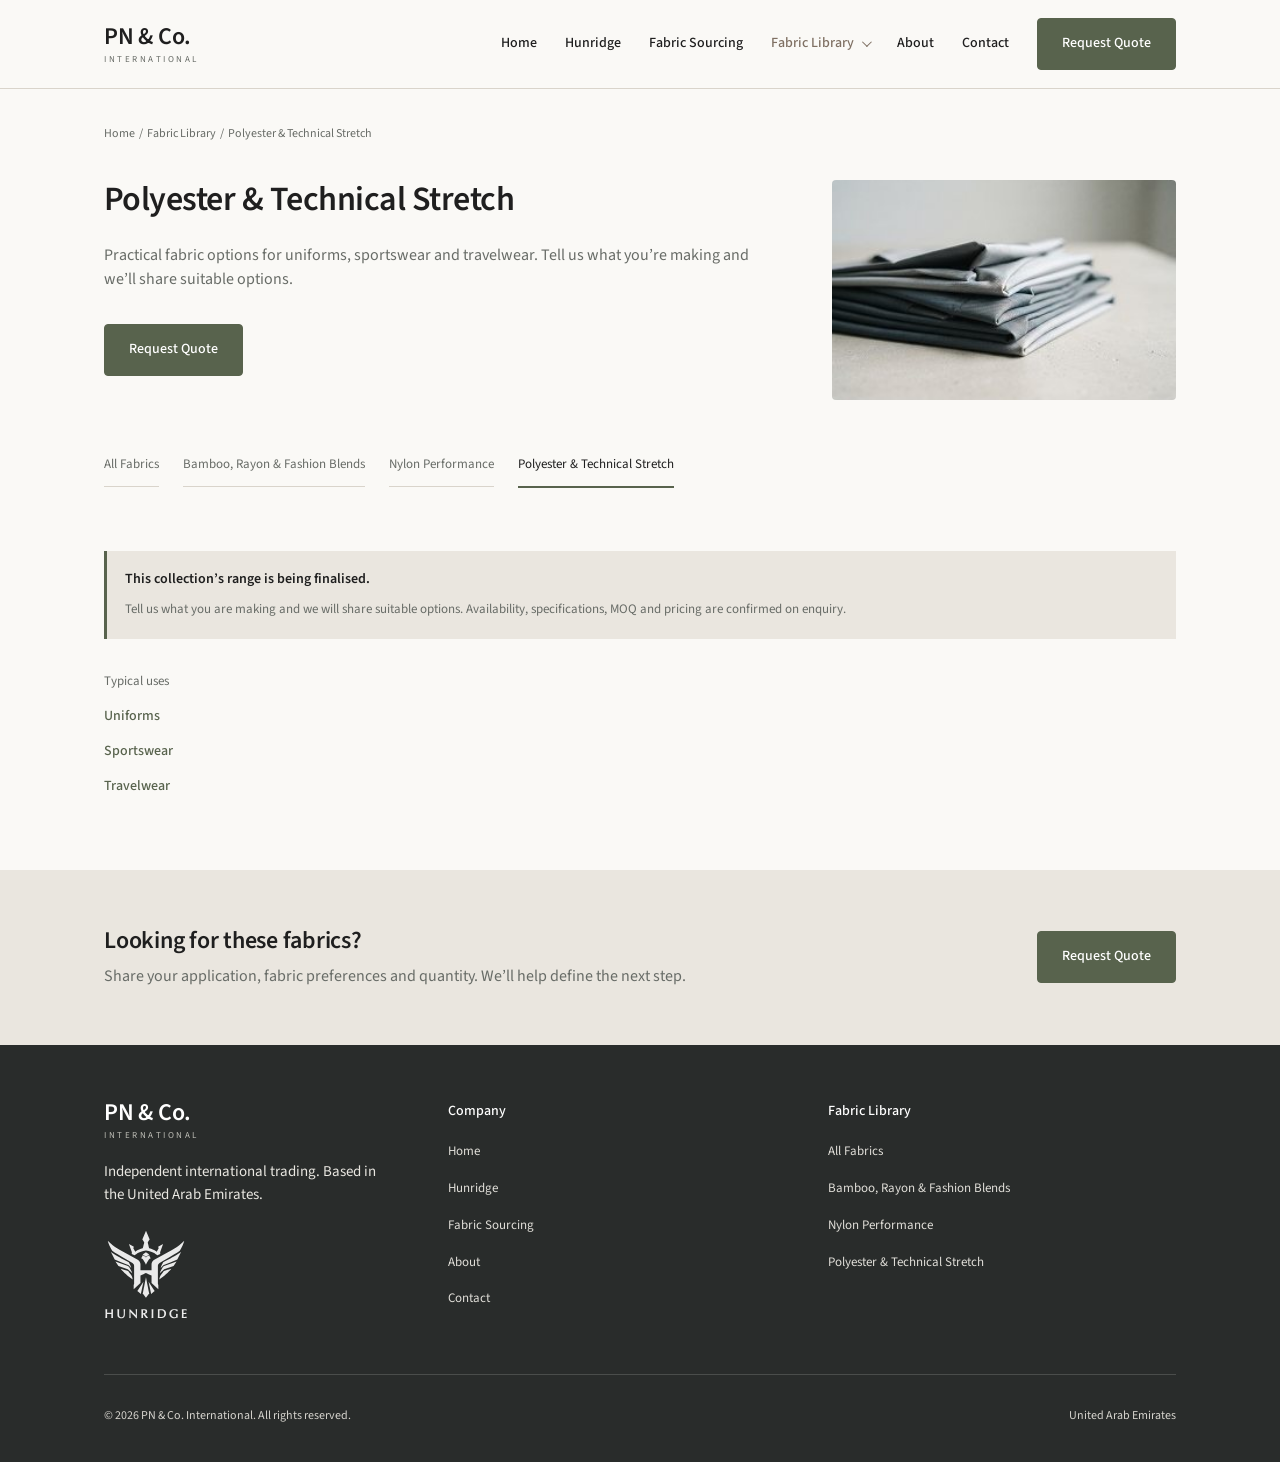
<file: polyester-technical-stretch.html>
<!doctype html>
<html lang="en">
<head>
<meta charset="utf-8"><meta name="robots" content="noindex,nofollow">
<meta name="viewport" content="width=device-width, initial-scale=1, viewport-fit=cover">
<title>Polyester and Technical Stretch Fabrics</title>
<meta name="description" content="Practical polyester and technical stretch fabrics for uniforms, sportswear and travelwear. Enquire about specifications and samples.">
<link rel="canonical" href="https://www.example.com/polyester-technical-stretch.html">
<meta property="og:title" content="Polyester and Technical Stretch Fabrics"><meta property="og:description" content="Practical polyester and technical stretch fabrics for uniforms, sportswear and travelwear. Enquire about specifications and samples."><meta property="og:type" content="website"><meta property="og:url" content="https://www.example.com/polyester-technical-stretch.html"><meta property="og:site_name" content="PN &amp; Co. International">
<meta property="og:image" content="https://www.example.com/images/og-image.png"><meta name="twitter:card" content="summary_large_image">
<link rel="icon" href="images/favicon.svg" type="image/svg+xml">
<script type="application/ld+json">{"@context": "https://schema.org", "@type": "BreadcrumbList", "itemListElement": [{"@type": "ListItem", "position": 1, "name": "Home", "item": "https://www.example.com/index.html"}, {"@type": "ListItem", "position": 2, "name": "Fabric Library", "item": "https://www.example.com/fabric-library.html"}, {"@type": "ListItem", "position": 3, "name": "Polyester & Technical Stretch", "item": "https://www.example.com/polyester-technical-stretch.html"}]}</script>
<link rel="preconnect" href="https://fonts.googleapis.com"><link rel="preconnect" href="https://fonts.gstatic.com" crossorigin><link href="https://fonts.googleapis.com/css2?family=Source+Sans+3:wght@400;500;600&family=Cormorant+Garamond:ital,wght@0,300;0,400;0,500;1,300;1,400&display=swap" rel="stylesheet">
<link rel="stylesheet" href="styles.css">
</head>
<body>
<a class="skip" href="#main">Skip to content</a>
<header class="site"><div class="wrap narrow"><div class="bar">
<a class="logo" href="index.html" aria-label="PN &amp; Co. International home"><b>PN &amp; Co.</b><small>International</small></a>
<nav class="main" aria-label="Main"><a href="index.html">Home</a><a href="hunridge.html">Hunridge</a><a href="fabric-sourcing.html">Fabric Sourcing</a><div class="has-dd" id="dd"><button class="dd active" type="button" aria-expanded="false" aria-haspopup="true">Fabric Library<span class="chev" aria-hidden="true"></span></button><div class="menu"><a href="fabric-library.html">All Fabrics</a><a href="bamboo-rayon.html">Bamboo, Rayon &amp; Fashion Blends</a><a href="nylon-performance.html">Nylon Performance</a><a href="polyester-technical-stretch.html">Polyester &amp; Technical Stretch</a></div></div><a href="about.html">About</a><a href="contact.html">Contact</a><a class="btn" href="contact.html#sourcing-request">Request Quote</a></nav>
<button class="burger" id="burger" type="button" aria-label="Open menu" aria-expanded="false"><span></span></button>
</div></div><div class="drawer" id="drawer"><a href="index.html">Home</a><a href="hunridge.html">Hunridge</a><a href="fabric-sourcing.html">Fabric Sourcing</a><a href="fabric-library.html">Fabric Library</a><div class="sub"><a href="bamboo-rayon.html">Bamboo, Rayon &amp; Fashion Blends</a><a href="nylon-performance.html">Nylon Performance</a><a href="polyester-technical-stretch.html">Polyester &amp; Technical Stretch</a></div><a href="about.html">About</a><a href="contact.html">Contact</a><a class="btn" href="contact.html#sourcing-request">Request Quote</a></div></header><main id="main"><div class="wrap narrow"><p class="crumbs"><a href="index.html">Home</a> &nbsp;/&nbsp; <a href="fabric-library.html">Fabric Library</a> &nbsp;/&nbsp; Polyester &amp; Technical Stretch</p><div class="coll-hero"><div class="copy"><h1>Polyester &amp; Technical Stretch</h1><p>Practical fabric options for uniforms, sportswear and travelwear. Tell us what you’re making and we’ll share suitable options.</p><a class="btn" href="contact.html#sourcing-request">Request Quote</a></div><img class="rounded" src="images/polyester.jpg" alt="Stack of grey technical fabrics"></div><div class="tabs" role="navigation" aria-label="Collections"><a href="fabric-library.html">All Fabrics</a><a href="bamboo-rayon.html">Bamboo, Rayon &amp; Fashion Blends</a><a href="nylon-performance.html">Nylon Performance</a><a href="polyester-technical-stretch.html" class="on" aria-current="page">Polyester &amp; Technical Stretch</a></div>
<div class="notice"><b>This collection’s range is being finalised.</b><span>Tell us what you are making and we will share suitable options. Availability, specifications, MOQ and pricing are confirmed on enquiry.</span></div>
<p class="small" style="margin-bottom:12px">Typical uses</p><ul style="display:grid;gap:10px;margin-bottom:72px"><li><a class="link" href="contact.html#sourcing-request">Uniforms</a></li><li><a class="link" href="contact.html#sourcing-request">Sportswear</a></li><li><a class="link" href="contact.html#sourcing-request">Travelwear</a></li></ul></div>
<section class="corp-band beige" style="padding:56px 0"><div class="wrap narrow cta"><div><h2>Looking for these fabrics?</h2><p>Share your application, fabric preferences and quantity. We’ll help define the next step.</p></div><a class="btn" href="contact.html#sourcing-request">Request Quote</a></div></section></main><footer class="site"><div class="wrap narrow"><div class="foot">
<div><a class="logo" href="index.html"><b>PN &amp; Co.</b><small>International</small></a><p class="about">Independent international trading. Based in the United Arab Emirates.</p><a class="foot-brand" href="hunridge.html" aria-label="Hunridge"><img src="images/logo-full-white.svg" alt="Hunridge" width="96" height="102" loading="lazy"></a></div>
<div><h4>Company</h4><ul><li><a href="index.html">Home</a></li><li><a href="hunridge.html">Hunridge</a></li><li><a href="fabric-sourcing.html">Fabric Sourcing</a></li><li><a href="about.html">About</a></li><li><a href="contact.html">Contact</a></li></ul></div>
<div><h4>Fabric Library</h4><ul><li><a href="fabric-library.html">All Fabrics</a></li><li><a href="bamboo-rayon.html">Bamboo, Rayon &amp; Fashion Blends</a></li><li><a href="nylon-performance.html">Nylon Performance</a></li><li><a href="polyester-technical-stretch.html">Polyester &amp; Technical Stretch</a></li></ul></div>
</div><div class="legal"><span>© 2026 PN &amp; Co. International. All rights reserved.</span><span>United Arab Emirates</span></div></div></footer><script>
(function(){
var dd=document.getElementById('dd'),btn=dd&&dd.querySelector('button');
function close(){if(dd){dd.classList.remove('open');btn.setAttribute('aria-expanded','false');}}
if(btn){btn.addEventListener('click',function(e){e.stopPropagation();var o=dd.classList.toggle('open');btn.setAttribute('aria-expanded',o);});
document.addEventListener('click',function(e){if(!dd.contains(e.target))close();});
document.addEventListener('keydown',function(e){if(e.key==='Escape')close();});}
var b=document.getElementById('burger'),d=document.getElementById('drawer');
b.addEventListener('click',function(){var o=d.classList.toggle('open');b.setAttribute('aria-expanded',o);});
})();
</script>
</body>
</html>
</file>
<file: styles.css>
:root{
  --ivory:#FAF9F6; --stone:#F3F1EC; --beige:#EAE6DF; --olive:#58634D; --olive-d:#4A5440;
  --ink:#1F1F1F; --ink-soft:#44403C; --muted:#686C67; --taupe:#7F7063; --taupe-light:#B7AB9D;
  --hair:#D9D4CB; --hair-dark:#413E3B; --dark:#292C2B; --field:#FFFEFC; --err:#A63D32;
  --font:"Source Sans 3","Source Sans Pro",system-ui,-apple-system,"Segoe UI",Roboto,Helvetica,Arial,sans-serif;
  --serif:"Cormorant Garamond","Cormorant",Georgia,"Times New Roman",serif;
  --sans:var(--font);
  --t-display:clamp(3rem,9.4vw,8.75rem); --t-h2:clamp(2.35rem,5.2vw,4.5rem); --t-lead:clamp(1.45rem,2.5vw,2.1rem); --t-body:1.0625rem;
  --gutter:clamp(1rem,5vw,4.5rem); --space:clamp(5rem,11vw,9.5rem);
  color-scheme:light;
}
*,*::before,*::after{box-sizing:border-box}
html{scroll-behavior:smooth}
body{margin:0;background:var(--ivory);color:var(--ink);font-family:var(--font);font-size:16px;line-height:1.55;-webkit-font-smoothing:antialiased}
img{display:block;max-width:100%;height:auto}
svg{display:block;max-width:100%}
a{color:inherit;text-decoration:none}
h1,h2,h3,p,ul,ol,figure{margin:0;padding:0}
ul,ol{list-style:none}
:focus-visible{outline:2px solid var(--olive);outline-offset:3px;border-radius:2px}
.skip{position:absolute;left:-999px;top:0;background:var(--ink);color:#fff;padding:.6rem 1rem;z-index:50}
.skip:focus{left:0}
.wrap{width:100%;max-width:1360px;margin-inline:auto;padding-left:max(var(--gutter),env(safe-area-inset-left,0px));padding-right:max(var(--gutter),env(safe-area-inset-right,0px))}
.wrap.narrow{max-width:1200px}
.grid{display:grid;grid-template-columns:repeat(12,minmax(0,1fr));column-gap:clamp(1rem,2.5vw,2rem)}

/* header */
header.site{position:sticky;top:env(safe-area-inset-top,0px);z-index:20;background:var(--ivory);border-bottom:1px solid var(--hair)}
.bar{display:flex;align-items:center;justify-content:space-between;height:88px;gap:1rem}
.logo{display:block;line-height:1}
.logo b{display:block;font-size:24px;font-weight:600;letter-spacing:-.01em}
.logo small{display:block;font-size:9px;letter-spacing:.28em;color:var(--muted);margin-top:6px;text-transform:uppercase}
nav.main{display:flex;align-items:center;gap:28px}
nav.main a,nav.main button.dd{font:inherit;font-size:14px;font-weight:500;color:var(--ink);background:none;border:0;padding:8px 0;cursor:pointer}
nav.main a.active,nav.main button.dd.active{color:var(--taupe)}
nav.main a:hover,nav.main button.dd:hover{color:var(--olive)}
.has-dd{position:relative}
.chev{display:inline-block;width:7px;height:7px;border-right:1.5px solid currentColor;border-bottom:1.5px solid currentColor;transform:rotate(45deg) translateY(-2px);margin-left:8px}
.menu{display:none;position:absolute;top:100%;left:-16px;min-width:290px;background:var(--field);border:1px solid var(--hair);border-radius:6px;padding:8px;box-shadow:0 8px 24px rgba(41,44,43,.08)}
.has-dd.open .menu{display:block}
.menu a{display:block;padding:10px 12px;border-radius:4px;font-size:14px}
.menu a:hover{background:var(--stone)}
.btn{display:inline-flex;align-items:center;justify-content:center;font:inherit;font-size:14px;font-weight:500;border-radius:4px;padding:14px 24px;border:1px solid var(--olive);background:var(--olive);color:#fff;cursor:pointer;transition:background .15s}
.btn:hover{background:var(--olive-d)}
.btn.ghost{background:var(--field);color:var(--olive);border-color:var(--hair)}
.btn.ghost:hover{background:var(--stone)}
nav.main a.btn{color:#fff;background:var(--olive);border:1px solid var(--olive);padding:14px 24px}
nav.main a.btn:hover{color:#fff;background:var(--olive-d)}
.burger{display:none;width:44px;height:44px;border:1px solid var(--hair);background:var(--field);border-radius:4px;cursor:pointer;padding:0;position:relative;flex:none}
.burger span,.burger span::before,.burger span::after{position:absolute;height:1.5px;background:var(--ink);content:"";left:12px;right:12px}
.burger span{top:21px}.burger span::before{left:0;right:0;top:-6px}.burger span::after{left:0;right:0;top:6px}
.drawer{display:none;border-top:1px solid var(--hair);background:var(--ivory);padding:8px max(var(--gutter),env(safe-area-inset-left,0px)) 24px}
.drawer.open{display:block}
.drawer a{display:block;padding:12px 0;font-size:16px;border-bottom:1px solid var(--hair)}
.drawer .sub a{padding-left:16px;font-size:14px;color:var(--muted)}
.drawer a.btn{margin-top:20px;width:100%;color:#fff;border-bottom:1px solid var(--olive)}

/* corporate typography */
.eyebrow{font-size:13px;color:var(--olive)}
h1{font-size:44px;line-height:1.15;font-weight:600;letter-spacing:-.015em}
h2{font-size:26px;line-height:1.25;font-weight:600;letter-spacing:-.01em}
h3{font-size:19px;font-weight:500;line-height:1.3}
.lead{color:var(--muted);font-size:16px;max-width:520px}
.small{font-size:13px;color:var(--muted)}
.link{font-size:14px;color:var(--olive);font-weight:500}
.link:hover{text-decoration:underline;text-underline-offset:3px}
.rounded{border-radius:4px}
.corp-band{padding:72px 0}
.corp-band.surface{background:var(--stone)}
.corp-band.beige{background:var(--beige)}
.intro{display:grid;grid-template-columns:1fr 1fr;gap:64px;padding:64px 0 56px;align-items:end}
.intro.rule{border-bottom:1px solid var(--hair);padding-bottom:40px}
.intro .eyebrow{margin-bottom:48px}
.split{display:grid;grid-template-columns:1fr 2fr;gap:96px}
.rows>div{border-top:1px solid var(--hair);padding:24px 0 26px}
.rows p{color:var(--muted);margin:10px 0 12px}
.rows .num{font-size:13px;color:var(--muted);margin-right:12px}
.cta{display:flex;align-items:center;justify-content:space-between;gap:32px}
.cta h2{font-size:24px}
.cta p{color:var(--muted);margin-top:8px}
.fl-head{display:grid;grid-template-columns:1fr 1fr;gap:32px;align-items:center;margin-bottom:32px}
.mini{display:grid;grid-template-columns:repeat(3,1fr);gap:32px}
.mini img{width:100%;aspect-ratio:3/2;object-fit:cover}
.mini h3{margin:18px 0 10px;font-size:18px}
.mini a:hover h3{color:var(--olive)}

/* sourcing page */
.biz-block{padding:56px 0 64px}
.biz-block.alt{background:var(--stone)}
.biz-block .inner{border-top:1px solid var(--hair);padding-top:48px}
.biz-title{margin-bottom:32px}
.biz-body{display:grid;grid-template-columns:344px 1fr;gap:40px}
.biz-body img{width:344px;height:280px;object-fit:cover}
.biz-copy>p{color:var(--muted);max-width:780px;margin-bottom:28px}
.biz-cols{display:grid;grid-template-columns:1fr 1fr;gap:32px}
.biz-cols ul{display:grid;gap:12px}
.biz-cols li{font-size:14px;padding-left:14px;position:relative}
.biz-cols li::before{content:"";position:absolute;left:0;top:.7em;width:3px;height:3px;border-radius:50%;background:var(--ink)}
.biz-cols .aside p{margin-bottom:14px}
.buyers{display:grid;grid-template-columns:1fr 2fr;gap:96px}
.buyers .rows h3{font-size:18px}

/* library */
.coll{display:grid;grid-template-columns:304px 1fr}
.coll .side h2{font-size:24px;margin-bottom:12px}
.coll-row{display:grid;grid-template-columns:296px 1fr;gap:24px;padding:24px 0;border-bottom:1px solid var(--hair)}
.coll-row:first-child{padding-top:0}
.coll-row img{width:296px;height:200px;object-fit:cover}
.coll-row .t{font-size:12px;color:var(--muted);letter-spacing:.03em}
.coll-row h3{margin:14px 0}
.coll-row p.d{color:var(--muted);margin-bottom:14px}
.apps{display:grid;grid-template-columns:304px 1fr}
.apps h2{margin-bottom:12px}
.apps .list{display:grid;grid-template-columns:1fr 1fr;gap:0 24px}
.apps .list a{display:flex;justify-content:space-between;align-items:center;font-size:14px;color:var(--olive);padding:15px 4px;border-bottom:1px solid var(--hair)}
.apps .list a:hover{background:rgba(88,99,77,.06)}
.future{display:grid;grid-template-columns:304px 1fr}
.future .row{display:flex;justify-content:space-between;padding:16px 0;border-bottom:1px solid var(--hair);color:var(--muted)}
.future .row span:last-child{font-size:12px}
.future h3{margin-bottom:10px}
.crumbs{font-size:12px;color:var(--muted);padding-top:36px}
.crumbs a:hover{color:var(--olive)}
.coll-hero{display:grid;grid-template-columns:1fr 344px;gap:64px;padding:36px 0 48px;align-items:start}
.coll-hero h1{font-size:34px;margin-bottom:24px}
.coll-hero p{color:var(--muted);margin-bottom:32px;max-width:720px}
.coll-hero img{width:344px;height:220px;object-fit:cover}
.tabs{display:flex;gap:24px;flex-wrap:wrap;margin-bottom:64px}
.tabs a{font-size:13px;padding:6px 0 12px;border-bottom:1px solid var(--hair);color:var(--muted)}
.tabs a.on{color:var(--ink);border-color:var(--olive);border-width:2px;margin-bottom:-1px}
.sel-head{display:flex;justify-content:space-between;align-items:baseline;margin-bottom:28px}
.sel-head h2{font-size:24px}
.notice{border-left:3px solid var(--olive);background:var(--beige);padding:18px;margin-bottom:32px}
.notice b{display:block;font-weight:600;font-size:14px;margin-bottom:6px}
.notice span{font-size:13px;color:var(--muted)}
.cards{display:grid;grid-template-columns:repeat(3,1fr);gap:24px}
.card img{width:100%;aspect-ratio:1;object-fit:cover}
.card .code{font-size:12px;color:var(--muted);margin-top:18px}
.card h3{margin:8px 0 18px}
.card .spec{font-size:13px;color:var(--muted);line-height:1;display:grid;gap:18px;padding-bottom:20px}
.card .buy{border-top:1px solid var(--hair);padding-top:18px;margin-bottom:56px}
.card .buy .p{font-size:14px}
.card .buy .m{font-size:12px;color:var(--muted);margin:8px 0}
.card .buy a{font-size:14px;font-weight:500}
.card .buy a:hover{color:var(--olive)}
.help{font-size:13px;color:var(--muted);margin-top:36px;max-width:none}

/* about / contact */
.about-grid{display:grid;grid-template-columns:1fr 2fr;gap:96px;padding:56px 0}
.about-grid+.about-grid{border-top:1px solid var(--hair)}
.about-grid .body{display:grid;gap:20px;max-width:680px;color:var(--muted)}
.about-grid .body p{color:var(--muted)}
.two{display:grid;grid-template-columns:1fr 1fr;gap:48px;padding:8px 0 24px}
.two h3{margin-bottom:12px}
.two p{color:var(--muted);margin-bottom:14px}
.contact{display:grid;grid-template-columns:400px 1fr;gap:72px;padding:64px 0 72px}
.contact .left h1{font-size:40px;margin:28px 0 24px}
.contact .left p{color:var(--muted)}
.contact .left hr{border:0;border-top:1px solid var(--hair);margin:32px 0 24px}
.contact .left .small{max-width:300px}
form .head{border-bottom:1px solid var(--hair);padding-bottom:20px;margin-bottom:32px}
form .head h2{margin-bottom:22px}
.grid2{display:grid;grid-template-columns:1fr 1fr;gap:24px}
.field{margin-bottom:24px}
.field label{display:block;font-size:13px;font-weight:500;margin-bottom:10px}
.field input,.field select,.field textarea{width:100%;font:inherit;font-size:14px;color:var(--ink);background:var(--field);border:1px solid var(--hair);border-radius:4px;padding:0 16px;height:48px}
.field textarea{height:128px;padding:14px 16px;resize:vertical;line-height:1.5}
.field select{appearance:none;-webkit-appearance:none;background-image:linear-gradient(45deg,transparent 50%,var(--ink) 50%),linear-gradient(135deg,var(--ink) 50%,transparent 50%);background-position:calc(100% - 22px) 21px,calc(100% - 16px) 21px;background-size:6px 6px;background-repeat:no-repeat;padding-right:40px}
.field input::placeholder,.field textarea::placeholder{color:#8A8D87}
.field input:focus,.field select:focus,.field textarea:focus{outline:0;border-color:var(--olive);box-shadow:0 0 0 3px rgba(88,99,77,.18)}
.field .hint{font-size:12px;color:var(--muted);margin-top:10px}
.field.bad input,.field.bad select,.field.bad textarea{border-color:var(--err)}
.field .err{display:none;font-size:12px;color:var(--err);margin-top:8px}
.field.bad .err{display:block}
.thanks{display:none;border-left:3px solid var(--olive);background:var(--beige);padding:20px 22px;margin-bottom:28px}
.thanks.show{display:block}
.thanks b{display:block;margin-bottom:6px}
.three{display:grid;grid-template-columns:repeat(3,1fr);gap:48px;border-top:1px solid var(--hair);padding-top:40px;margin-top:40px}
.three p{color:var(--muted);margin-top:12px;font-size:15px}
.start-head{display:grid;grid-template-columns:1fr 1fr;gap:32px;align-items:start}
.start-head p{color:var(--muted)}
.faq{display:grid;grid-template-columns:1fr 2fr;gap:96px}
.faq dl{margin:0;display:grid;gap:0}
.faq dt{font-weight:600;font-size:17px;padding-top:22px;border-top:1px solid var(--hair)}
.faq dd{margin:8px 0 22px;color:var(--muted);max-width:640px}

/* footer */
footer.site{background:var(--dark);color:#E9E7E1;padding:56px 0 0}
.foot{display:grid;grid-template-columns:312px 1fr 1fr;gap:32px;padding-bottom:48px}
.foot .logo b{color:#fff}
.foot .logo small{color:#BDBDB6}
.foot .about{font-size:15px;margin-top:20px;max-width:290px}
.foot h4{margin:0 0 16px;font-size:14px;font-weight:500;color:#fff}
.foot ul{display:grid;gap:12px}
.foot li a{font-size:13px;color:#E0DED8}
.foot li a:hover{color:#fff;text-decoration:underline;text-underline-offset:3px}
.legal{border-top:1px solid #4A4D4B;display:flex;justify-content:space-between;padding:32px 0 36px;font-size:12px;color:#D6D4CE;gap:1rem}

@media (max-width:1020px){
  nav.main{display:none}
  .burger{display:block}
  h1{font-size:36px}
  .intro,.split,.fl-head,.start-head,.buyers,.about-grid,.faq,.two{grid-template-columns:1fr;gap:24px}
  .intro{padding:40px 0 36px}
  .coll,.apps,.future{grid-template-columns:1fr;gap:24px}
  .coll-hero{grid-template-columns:1fr;gap:28px}
  .coll-hero img{width:100%;height:auto;aspect-ratio:16/10}
  .coll-hero .copy{order:2}
  .contact{grid-template-columns:1fr;gap:32px;padding:40px 0 56px}
  .foot{grid-template-columns:1fr 1fr;gap:36px}
  .foot>div:first-child{grid-column:1/-1}
}
@media (max-width:720px){
  .bar{height:72px}
  h1{font-size:30px}
  h2{font-size:23px}
  .corp-band{padding:48px 0}
  .cta{flex-direction:column;align-items:flex-start}
  .mini{grid-template-columns:1fr}
  .biz-body{grid-template-columns:1fr;gap:24px}
  .biz-body img{width:100%;height:auto;aspect-ratio:16/10}
  .biz-cols{grid-template-columns:1fr;gap:20px}
  .coll-row{grid-template-columns:1fr;gap:16px}
  .coll-row img{width:100%;height:auto;aspect-ratio:3/2}
  .apps .list{grid-template-columns:1fr}
  .cards{grid-template-columns:1fr}
  .grid2{grid-template-columns:1fr;gap:0}
  .three{grid-template-columns:1fr;gap:28px}
  .legal{flex-direction:column;gap:8px}
  .foot{grid-template-columns:1fr}
}
@media (prefers-reduced-motion:reduce){*{transition:none!important;scroll-behavior:auto!important}}

.ed .band{padding-block:var(--space)}
.ed .band-stone{background:var(--stone)}
.ed .band-ink{background:var(--ink);color:#E9E5DE}
.ed h1,.ed h2,.ed .lead,.ed .pull,.ed .serif{font-family:var(--serif);font-weight:300;color:var(--ink);text-wrap:balance}
.ed h2{font-size:var(--t-h2);line-height:1.02;letter-spacing:-.015em;font-weight:400}
.ed .lead{font-size:var(--t-lead);line-height:1.3;font-style:italic;font-weight:300;letter-spacing:-.005em}
.ed p{max-width:34rem;text-wrap:pretty}
.ed .band-ink h2,.ed .band-ink .lead{color:#F6F3EE}
.ed .hero{padding-top:clamp(1.25rem,3vw,2.25rem);overflow:hidden}
.ed .tagline{margin-top:clamp(3.5rem,9vw,7rem);font-family:var(--serif);font-style:italic;font-weight:300;font-size:clamp(1.2rem,2vw,1.55rem);color:var(--taupe)}
.ed h1{margin-top:1.1rem;font-size:var(--t-display);line-height:.96;letter-spacing:-.025em}
.ed h1 span{display:block}
.ed h1 span+span{padding-left:clamp(0rem,11vw,10rem)}
.ed .hero-copy{grid-column:7/13;margin-top:clamp(2.5rem,5vw,4.5rem);padding-top:1.5rem;border-top:1px solid var(--hair);max-width:none}
.ed .hero-copy p{max-width:32rem}
.ed .hero .grid{align-items:start}
.ed .ridge{width:100%;height:clamp(150px,26vw,380px);margin-top:clamp(1.5rem,4vw,3rem);color:var(--taupe)}
.ed .ridge path{stroke-dasharray:1;stroke-dashoffset:0;animation:draw 2.8s cubic-bezier(.4,.1,.2,1) both;animation-delay:calc(var(--i)*.14s)}
@keyframes draw{from{stroke-dashoffset:1}to{stroke-dashoffset:0}}
.ed .weave{grid-column:1/6;align-self:start}
.ed .weave svg{width:100%;height:auto;aspect-ratio:4/5;border-radius:0}
.ed .story-text{grid-column:7/13;display:flex;flex-direction:column;gap:1.75rem}
.ed .story-text h2{margin-bottom:.5rem}
.ed .run{font-family:var(--serif);font-size:clamp(1.3rem,1.9vw,1.6rem);line-height:1.45;color:var(--ink);font-weight:400;max-width:30rem}
.ed .pull{margin-top:clamp(4rem,9vw,8rem);font-size:clamp(2rem,4.4vw,3.9rem);line-height:1.08;font-style:italic;letter-spacing:-.015em;max-width:46rem;margin-left:auto;margin-right:0}
.ed .name-head{grid-column:1/9}
.ed .name-head .lead{margin-top:1.1rem;color:var(--taupe-light)}
.ed .name-head p.intro{margin-top:2.25rem}
.ed .elev{width:100%;height:auto;margin-top:clamp(2.5rem,6vw,5rem);color:var(--taupe-light)}
.ed .hunt,.ed .ridge-def{margin-top:clamp(1.25rem,3vw,2.25rem)}
.ed .hunt{grid-column:1/6}
.ed .ridge-def{grid-column:7/13}
.ed .term{display:block;font-family:var(--serif);font-size:clamp(1.9rem,3.2vw,2.7rem);line-height:1.1;font-weight:400;color:#F6F3EE;margin-bottom:.75rem}
.ed .together{grid-column:1/9;margin-top:clamp(3.5rem,8vw,6.5rem);padding-top:2rem;border-top:1px solid var(--hair-dark)}
.ed .together p{max-width:36rem}
.ed .reminder{grid-column:1/-1;margin-top:2rem;font-family:var(--serif);font-weight:300;font-style:italic;font-size:var(--t-lead);line-height:1.3;color:#F6F3EE;max-width:36rem}
.ed .phil-head{grid-column:1/6}
.ed .phil-head .lead{margin-top:1.5rem}
.ed .stages{grid-column:7/13;position:relative;display:flex;flex-direction:column;gap:2.5rem;padding-left:2.75rem}
.ed .stages::before{content:"";position:absolute;left:.4rem;top:.85rem;bottom:.85rem;border-left:1px dashed var(--taupe)}
.ed .stages li{position:relative}
.ed .stages li::before{content:"";position:absolute;left:-2.75rem;top:.55rem;width:.8rem;height:.8rem;border:1px solid var(--taupe);background:var(--stone);border-radius:50%}
.ed .stages li:last-child::before{background:var(--taupe)}
.ed .phil-foot{grid-column:1/-1;margin-top:clamp(4rem,8vw,7rem);display:flex;flex-direction:column;gap:1.25rem}
.ed .phil-foot .serif{font-size:clamp(2rem,4.4vw,3.9rem);line-height:1.08;font-style:italic;max-width:48rem}
.ed .dl-head{grid-column:1/8}
.ed .dl-head .lead{margin-top:1.5rem;max-width:34rem}
.ed .fragments{grid-column:8/13;align-self:end;font-family:var(--serif);font-size:clamp(1.6rem,2.7vw,2.4rem);line-height:1.35;color:var(--ink);font-weight:400}
.ed .fragments li{border-bottom:1px solid var(--hair);padding:.35rem 0}
.ed .fragments li:first-child{border-top:1px solid var(--hair)}
.ed .flannel{display:block;width:100%;height:clamp(150px,22vw,280px);margin-top:var(--space)}
.ed .dl-body{margin-top:var(--space);padding-top:0}
.ed .dl-body .text{grid-column:1/6;display:flex;flex-direction:column;gap:1.75rem}
.ed .dl-body .close{grid-column:7/13;align-self:end;font-size:clamp(2rem,4.2vw,3.6rem);line-height:1.08;font-style:italic}
.ed .dl-body .close span{display:block}
.ed .amb-head{grid-column:1/10}
.ed .horizon{width:100%;height:auto;margin-top:clamp(2.5rem,6vw,5rem);color:var(--taupe)}
.ed .amb-a{grid-column:1/6;margin-top:clamp(2.5rem,5vw,4rem)}
.ed .amb-b{grid-column:7/13;margin-top:clamp(2.5rem,5vw,4rem);display:flex;flex-direction:column;gap:1.75rem}
.ed .amb-end{grid-column:1/-1;max-width:none;margin-top:clamp(3.5rem,7vw,6rem);padding-top:2rem;border-top:1px solid var(--hair);font-family:var(--serif);font-size:clamp(1.9rem,3.6vw,3rem);line-height:1.15;color:var(--ink);font-weight:300}
.ed .amb-end span{display:block}
.ed .amb-end span+span{font-style:italic;color:var(--taupe)}
.ed .closing h2{font-size:clamp(2.6rem,6.4vw,5.75rem);grid-column:1/11}
.ed .closing .c-a{grid-column:1/6;margin-top:clamp(2.5rem,5vw,4rem)}
.ed .closing .c-b{grid-column:7/13;margin-top:clamp(2.5rem,5vw,4rem);display:flex;flex-direction:column;gap:1.75rem}
.ed .closing .c-end{font-family:var(--serif);font-style:italic;font-size:var(--t-lead);color:var(--ink)}
@media (max-width:860px){.ed .hero-copy,.ed .weave,.ed .story-text,.ed .name-head,.ed .hunt,.ed .ridge-def,.ed .together,.ed .phil-head,.ed .stages,.ed .dl-head,.ed .fragments,.ed .dl-body .text,.ed .dl-body .close,.ed .amb-head,.ed .amb-a,.ed .amb-b,.ed .closing h2,.ed .closing .c-a,.ed .closing .c-b{grid-column:1/-1}
.ed .weave svg{aspect-ratio:1/1}
.ed .story-text{margin-top:2.5rem}
.ed .pull{margin-left:0}
.ed .stages{margin-top:2.5rem}
.ed .fragments{margin-top:2rem}
.ed .dl-body .close{margin-top:2.5rem}
.ed .hunt,.ed .ridge-def{margin-top:2rem}
.ed .ridge{height:150px}
.ed h1 span+span{padding-left:0}}
@media (prefers-reduced-motion:reduce){.ed .ridge path{animation:none}}

.ed{font-size:var(--t-body);line-height:1.75;color:var(--ink-soft)}
.ed .hero.compact .tagline{margin-top:clamp(2.25rem,5vw,4rem)}
.ed .hero .actions{display:flex;flex-wrap:wrap;gap:.75rem;margin-top:1.75rem}
.ed .pts-head{grid-column:1/6}
.ed .pts-head .lead{margin-top:1.5rem}
.ed .pts{grid-column:7/13}
.ed .pts li{border-top:1px solid var(--hair);padding:1.5rem 0 1.75rem}
.ed .pts li:last-child{border-bottom:1px solid var(--hair)}
.ed .pts h3{font-family:var(--serif);font-weight:400;font-size:clamp(1.5rem,2.3vw,1.9rem);line-height:1.15;color:var(--ink);margin-bottom:.5rem}
.ed .pts p{max-width:30rem}
.ed .pts .link{display:inline-block;margin-top:.75rem;color:var(--taupe)}
.ed .pts .link:hover{color:var(--ink)}
@media (max-width:860px){.ed .pts-head,.ed .pts{grid-column:1/-1}.ed .pts{margin-top:2rem}}


.ico{width:44px;height:44px;color:var(--olive);flex:none}
.rows h3 .ico,.three h3 .ico{width:32px;height:32px;margin-right:14px;vertical-align:-9px}
.ed .pts .ico{width:52px;height:52px;color:var(--taupe);margin-bottom:1rem;display:block}
.emblem{width:100%;height:auto;color:var(--taupe)}
.ed .emblem-wrap{grid-column:1/5;grid-row:1;align-self:end;max-width:320px;padding-bottom:.5rem}
.ed .hero .grid{align-items:end}
.process{list-style:none;margin:0;padding:0;display:grid;grid-template-columns:repeat(4,1fr);gap:0;position:relative;counter-reset:s}
.process li{position:relative;padding:0 24px 0 0}
.process li+li{padding-left:24px;border-left:1px solid var(--hair)}
.process .n{display:block;font-size:12px;letter-spacing:.14em;color:var(--olive);margin-bottom:14px}
.process .ico{margin-bottom:14px}
.process h3{font-size:17px;margin-bottom:6px}
.process p{font-size:14px;color:var(--muted)}
.proc-head{margin-bottom:36px;max-width:520px}
.world{width:100%;height:auto;color:var(--olive);display:block;margin:8px 0 0}
.weaves{display:grid;grid-template-columns:repeat(3,1fr);gap:32px}
.weaves figure{margin:0;display:grid;grid-template-columns:96px 1fr;gap:20px;align-items:center}
.weaves svg{width:96px;height:96px;color:var(--olive)}
.weaves b{display:block;font-weight:600;margin-bottom:4px}
.weaves span{font-size:14px;color:var(--muted)}
.apps .list a .ico{width:22px;height:22px;margin-right:12px;vertical-align:-5px}
.sides{display:grid;grid-template-columns:1fr 1fr;gap:32px}
.sides .ico{margin-bottom:14px}
@media (max-width:860px){
 .process{grid-template-columns:1fr 1fr;row-gap:36px}
 .process li:nth-child(3){border-left:0;padding-left:0}
 .weaves{grid-template-columns:1fr}
 .ed .emblem-wrap{grid-column:1/-1;grid-row:auto;max-width:150px;margin-bottom:1.5rem}
}
@media (max-width:520px){.process{grid-template-columns:1fr}.process li,.process li+li{border-left:0;padding:0}.sides{grid-template-columns:1fr}}

.apps .list a{display:flex;align-items:center;text-align:left}
.apps .list a span[aria-hidden]{margin-left:auto}

.ed .brandmark{display:block;width:clamp(96px,11vw,140px);height:auto;margin:clamp(1rem,3vw,2rem) 0 0}
.foot-brand{display:inline-block;margin-top:24px}
.foot-brand img{width:84px;height:auto;display:block;opacity:.9}

.ed .emblem-wrap{max-width:230px;margin-top:2rem;padding-bottom:0}

/* Meaning of Hunridge: header uses both halves, curve sits closer, faint symbol */
.ed .has-wm{position:relative;overflow:hidden}
.ed .has-wm>.wrap{position:relative}
.ed .wm{position:absolute;right:max(2vw,1rem);top:clamp(1rem,3vw,2.5rem);width:clamp(170px,24vw,330px);color:#F6F3EE;opacity:.06;pointer-events:none}
.ed .wm svg{width:100%;height:auto;display:block}
.ed .name-head{grid-column:1/8}
.ed .name-intro{grid-column:8/13;align-self:end;margin:0 0 .35rem;max-width:22rem;color:#E9E4DC}
.ed .elev{margin-top:clamp(.5rem,2vw,1.5rem)}
/* closing: aligned columns, clear sign-off, logo mark */
.ed .closing .grid{align-items:baseline}
.ed .closing .c-a,.ed .closing .c-b{margin-top:clamp(2rem,4vw,3rem)}
.ed .closing .c-b p{font-size:1.15rem;line-height:1.6;color:var(--ink)}
.ed .closing .c-end{grid-column:1/-1;margin-top:clamp(2.5rem,5vw,4rem);padding-top:1.75rem;border-top:1px solid var(--hair);font-family:var(--serif);font-style:italic;font-weight:300;font-size:clamp(1.8rem,3.6vw,3rem);line-height:1.15;color:var(--ink)}
.ed .closing .c-mark{grid-column:1/-1;display:flex;justify-content:center;margin-top:clamp(2.5rem,5vw,4rem)}
.ed .closing .c-mark svg{width:64px;height:auto;color:var(--taupe)}
@media (max-width:860px){.ed .name-head,.ed .name-intro{grid-column:1/-1}.ed .name-intro{margin-top:1.5rem;max-width:none}.ed .wm{opacity:.05}}
/* About header on the same grid as the sections below */
.about-intro{display:grid;grid-template-columns:1fr 2fr;column-gap:96px;padding:64px 0 48px;border-bottom:1px solid var(--hair)}
.about-intro .eyebrow,.about-intro h1{grid-column:1/-1}
.about-intro .eyebrow{margin-bottom:28px}
.about-intro h1{margin-bottom:28px}
.about-intro .lead{grid-column:2;max-width:680px;color:var(--ink-soft)}
.about-grid .body,.about-grid .body p{color:var(--ink-soft)}
@media (max-width:1020px){.about-intro{grid-template-columns:1fr;padding:40px 0 36px}.about-intro .lead{grid-column:1}}

.ed .closing .grid .c-end{grid-column:1/-1;max-width:none;width:100%}
.ed .closing .grid .c-mark{grid-column:1/-1}

.brand-tile{width:344px;height:280px;display:grid;place-items:center;background:var(--stone);border-radius:6px}
.brand-tile img{width:130px!important;height:auto!important;object-fit:contain}
@media (max-width:860px){.brand-tile{width:100%;height:auto;aspect-ratio:16/10}}
.ed .pts-text{grid-column:7/13;display:flex;flex-direction:column;gap:1.5rem}
.ed .pts-text .serif-close{font-family:var(--serif);font-size:clamp(1.6rem,2.6vw,2.2rem);line-height:1.2;color:var(--ink)}
.ed .pts-text .serif-close em{color:var(--taupe)}
.ed .pts-text .actions{display:flex;flex-wrap:wrap;gap:.75rem;margin-top:.5rem}
.ed .pts-text .note{font-size:.9rem;color:var(--taupe)}
@media (max-width:860px){.ed .pts-text{grid-column:1/-1;margin-top:2rem}}
</file>
